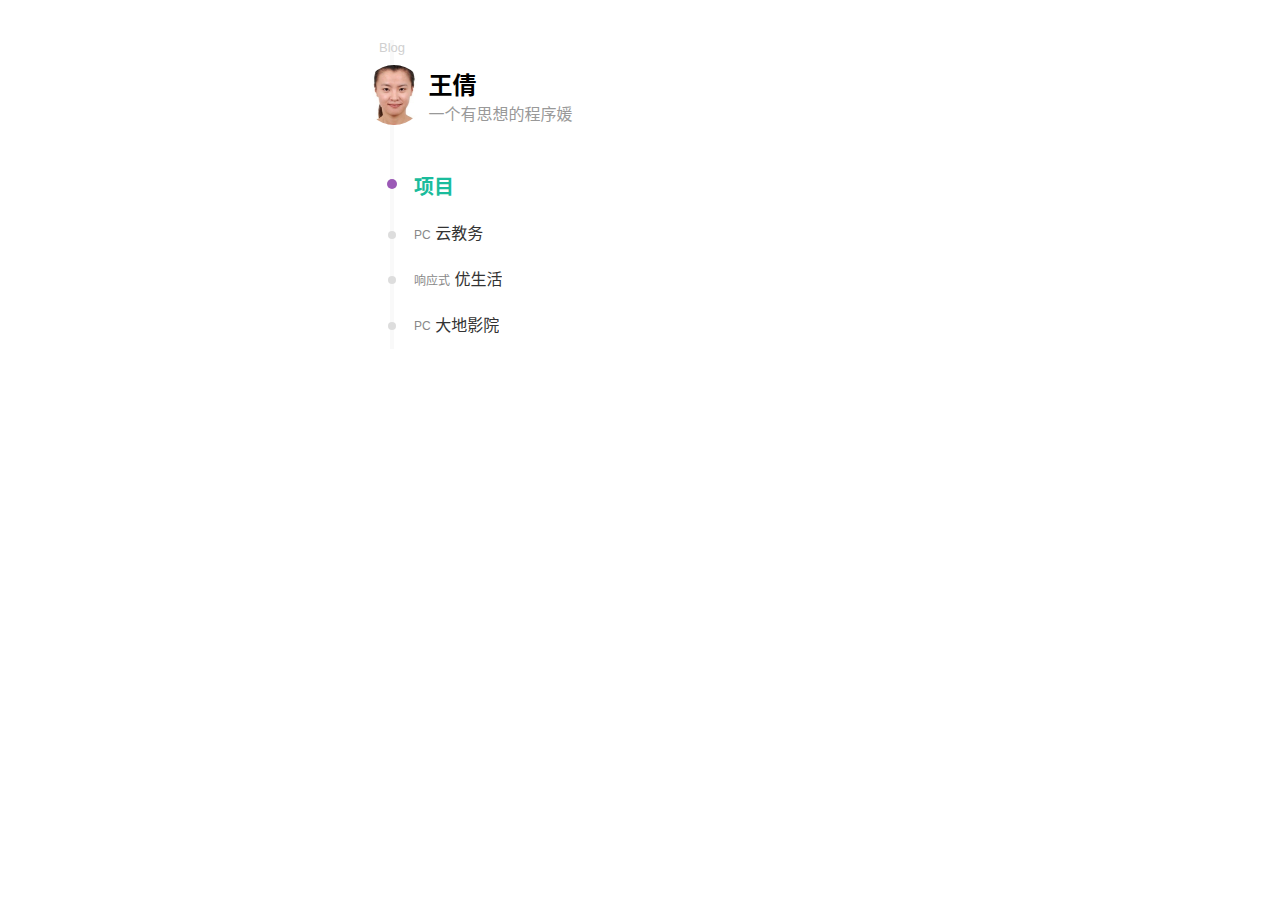
<file: index.html>
<!DOCTYPE html>
<html class="light page-archives">
<head>
    <meta charset="utf-8">
    <title>王倩的博客</title>
    <meta name="viewport" content="width=device-width, initial-scale=1, maximum-scale=1">
    <link href="css/main.css" rel="stylesheet">
</head>

<body>
<div class="content content-archive">
    <div class="page-header">
        <div class="breadcrumb">
            <div class="location">Blog</div>
        </div>

        <div class="box-blog-info">
            <a class="avatar" href="/">
                <img src="images/avatar.jpg" alt=""/>
            </a>
            <div class="info">
                <h3 class="name">
                    王倩
                </h3>
                <div class="slogan">
                    一个有思想的程序媛
                </div>
            </div>
        </div>

    </div>


    <div class="post-list-box archive-body">
        <ul class="list-post">
            <li class="item-year item item-title item-title-2">
                <a href="javascript:;" class="text-year">
                    项目
                </a>
            </li>
            <li class="item-post item">
                <span class="post-date">PC</span>
                <a class="post-title" href="yunjiaowu/index.html">云教务</a>
            </li>
            <li class="item-post item">
                <span class="post-date">响应式</span>
                <a class="post-title" href="ulift/index.html">优生活</a>
            </li>
            <li class="item-post item">
                <span class="post-date">PC</span>
                <a class="post-title" href="dadi/program-Dadi.html">大地影院</a>
            </li>
        </ul>
    </div>
</div>
</body>
</html>
</file>
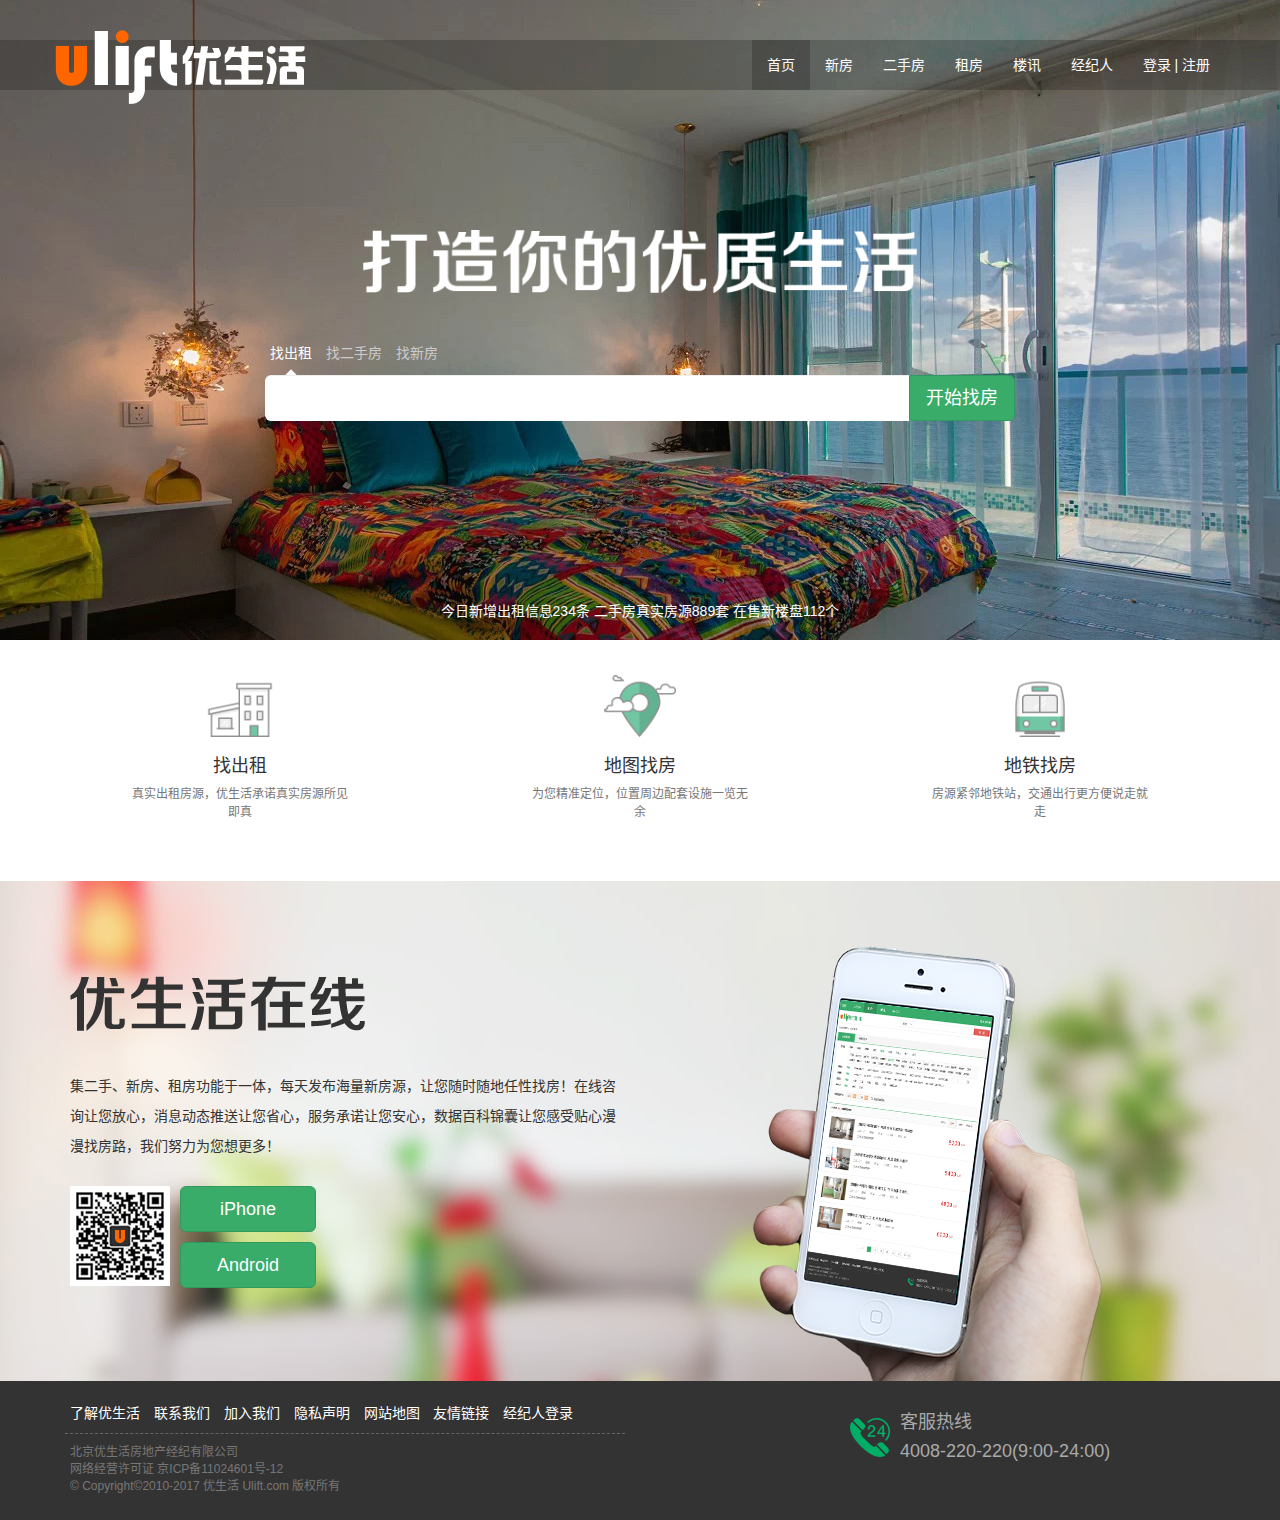
<file: ulift/index.html>
<!DOCTYPE html>
<html lang="zh-cn">
<head>
    <meta charset="utf-8">
    <meta http-equiv="X-UA-Compatible" content="IE=edge">
    <meta name="viewport" content="width=device-width, initial-scale=1">
    <title></title>
    <link href="css/bootstrap.css" rel="stylesheet">
    <link href="css/common.css" rel="stylesheet">
    <!--[if lt IE 9]>
    <script src="js/html5shiv.min.js"></script>
    <script src="js/respond.min.js"></script>
    <![endif]-->
</head>
<body>
<!--第一部分-->
<section class="ind_1 clearfix">
    <!--导航条-->
    <div class="navbar navbar-inverse">
        <div class="container">
            <!-- 第一部分-->
            <div class="navbar-header">
                <!-- logo-->
                <a href="#" class="navbar-brand"></a>
                <!-- 折叠菜单触发按钮-->
                <button type="button" class="navbar-toggle" data-toggle="collapse" data-target="#navbar">
                    <span class="icon-bar"></span>
                    <span class="icon-bar"></span>
                    <span class="icon-bar"></span>
                </button>
            </div>
            <!--第二部分-->
            <div class="navbar-collapse collapse" id="navbar">
                <p class="navbar-text navbar-right">
                    <a href="" class="navbar-link">登录</a> | <a href="" class="navbar-link">注册</a>
                </p>
                <ul class="nav navbar-nav navbar-right">
                    <li class="active"><a href="javascript:;">首页</a></li>
                    <li><a href="">新房</a></li>
                    <li><a href="">二手房</a></li>
                    <li><a href="">租房</a></li>
                    <li><a href="news.html">楼讯</a></li>
                    <li><a href="">经纪人</a></li>
                </ul>
            </div>
        </div>
    </div>
    <div class="container">
        <div class="row ind_1_title">
            <div class="col-xs-8 col-sm-6 col-xs-offset-2 col-sm-offset-3">
                <img class="img-responsive" src="images/text_01.png" alt=""/>
            </div>
        </div>
        <!--搜索-->
        <div class="row">
            <div class="col-sm-8 col-sm-offset-2">
                <ul class="list-unstyled list-inline ind_search_tab">
                    <li class="active">找出租</li>
                    <li>找二手房</li>
                    <li>找新房</li>
                </ul>
            </div>
            <div class="col-sm-8 col-sm-offset-2">
                <div class="input-group input-group-lg">
                    <input type="text" class="form-control"/>
                    <span class="input-group-btn">
                        <button type="button" class="btn btn-success">开始找房</button>
                    </span>
                </div>
            </div>
        </div>
        <div class="row">
            <div class="col-xs-8 col-xs-offset-2 text-center ind_1_text">
                今日新增出租信息234条  二手房真实房源889套 在售新楼盘112个
            </div>
        </div>
    </div>
</section>

<!--第二部分-->
<section class="ind_2 container">
    <div class="row text-center">
        <div class="col-sm-4">
            <img src="images/icon_1.png" alt=""/>
            <h4>找出租</h4>
            <p class="text-muted">真实出租房源，优生活承诺真实房源所见即真</p>
        </div>
        <div class="col-sm-4">
            <img src="images/icon_2.png" alt=""/>
            <h4>地图找房</h4>
            <p class="text-muted">为您精准定位，位置周边配套设施一览无余</p>
        </div>
        <div class="col-sm-4">
            <img src="images/icon_3.png" alt=""/>
            <h4>地铁找房</h4>
            <p class="text-muted">房源紧邻地铁站，交通出行更方便说走就走</p>
        </div>
    </div>
</section>

<!--第三部分-->
<section class="ind_3">
    <div class="container">
        <img class="ind_3_title" src="images/text_02.png" alt=""/>
        <div class="row">
            <div class="col-sm-6">
                <p>集二手、新房、租房功能于一体，每天发布海量新房源，让您随时随地任性找房！在线咨询让您放心，消息动态推送让您省心，服务承诺让您安心，数据百科锦囊让您感受贴心漫漫找房路，我们努力为您想更多！</p>
            </div>
        </div>
        <div class="media">
            <div class="media-left">
                <img src="images/qrcode.png" alt=""/>
            </div>
            <div class="media-body">
                <p><button type="button" class="btn btn-success btn-block btn-lg">iPhone</button></p>
                <p><button type="button" class="btn btn-success btn-block btn-lg">Android</button></p>
            </div>
        </div>
    </div>
</section>

<!--footer-->
<footer class="footer">
    <div class="container">
        <div class="row">
            <div class="col-sm-4 col-sm-push-8">
                <div class="media">
                    <div class="media-left media-middle">
                        <img src="images/icon_tel.png" alt=""/>
                    </div>
                    <div class="media-body media-middle">
                        <h4>客服热线</h4>
                        <h4>4008-220-220(9:00-24:00)</h4>
                    </div>
                </div>
            </div>
            <div class="col-sm-6 col-sm-pull-4">
                <ul class="list-unstyled list-inline">
                    <li><a href="">了解优生活</a></li>
                    <li><a href="">联系我们</a></li>
                    <li><a href="">加入我们</a></li>
                    <li><a href="">隐私声明</a></li>
                    <li><a href="">网站地图</a></li>
                    <li><a href="">友情链接</a></li>
                    <li><a href="">经纪人登录</a></li>
                </ul>
                <p class="text-muted">北京优生活房地产经纪有限公司 <br/>
                    网络经营许可证 京ICP备11024601号-12<br/>
                    © Copyright©2010-2017 优生活 Ulift.com 版权所有</p></p>
            </div>

        </div>
    </div>
</footer>

<script src="js/jquery-1.11.3.js"></script>
<script src="js/bootstrap.js"></script>
<script>
    (function () {
        var s = document.createElement("script");
        s.onload = function () {
            bootlint.showLintReportForCurrentDocument([]);
        };
        s.src = "js/bootlint.js";
        document.body.appendChild(s)
    })();
</script>
</body>
</html>
</file>
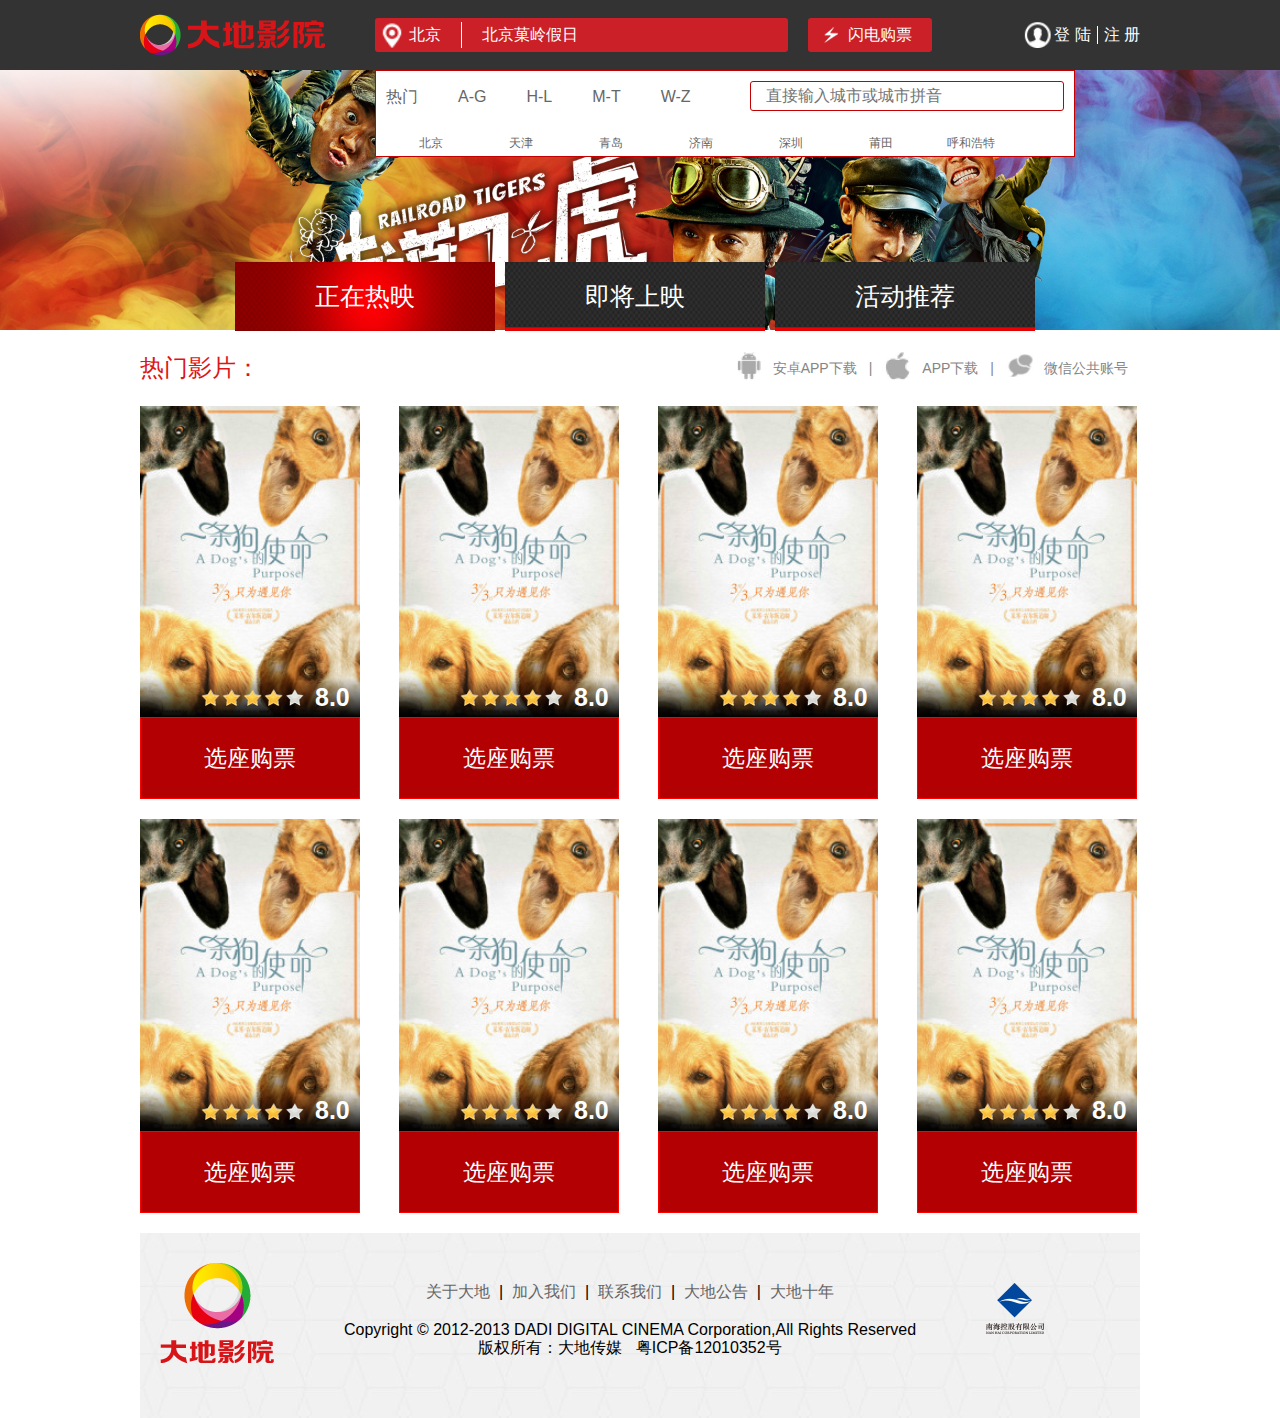
<file: dadi/program-Dadi.html>
<!doctype html>
<html>
<head>
    <title>大地影院</title>
    <meta charset="utf-8"/>
    <link rel="stylesheet" href="normalize.css"/>
    <link rel="stylesheet" href="program-Dadi.css"/>
</head>
<body>
<!-- 1页面顶部 logo和搜索框-->
<!--top-------------------------------->
<div class="top">
    <div class="top-center">
        <a href="#" class="top-center-left lf">
            <div class="logo">
                <img src="img/images/logo.png" alt="">
            </div>
        </a>
        <div class="top-center-center lf">
            <a href="javascript:;" class="top-middle_search">
                <div class="top-search_left lf">北京</div>
                <div class="top-search_right lf">北京菓岭假日</div>
            </a>
            <div class="city">
                <div class="cityBox clearfix">
                    <div class="cityHot">
                        <ul class="lf">
                            <li><a href="">热门</a></li>
                            <li><a href="">A-G</a></li>
                            <li><a href="">H-L</a></li>
                            <li><a href="">M-T</a></li>
                            <li><a href="">W-Z</a></li>
                        </ul>
                        <input type="text" placeholder="直接输入城市或城市拼音" class="rf">
                    </div>
                    <ul class="cityInf lf">
                            <li><a href="">北京</a></li>
                            <li><a href="">天津</a></li>
                            <li><a href="">青岛</a></li>
                            <li><a href="">济南</a></li>
                            <li><a href="">深圳</a></li>
                            <li><a href="">莆田</a></li>
                            <li><a href="">呼和浩特</a></li>
                    </ul>
                </div>
            </div>
            <button type="button" class="top-middle_button">
                闪电购票
            </button>
        </div>

        <div class="top-center-right rf">
            <a href="" class="top-right_dl lf">登&nbsp;陆</a>
            <a href="" class="top-right_zc lf">注&nbsp;册</a>
        </div>
    </div>
</div>
<!-- ==================================-->
<!-- 2页面banner-->
<div class="banner">
    <div class="bigshow">
        <img src="img/bigshow1.jpg"/>
        <ul>
            <li class="ing">正在热映</li>
            <li>即将上映</li>
            <li>活动推荐</li>
        </ul>
    </div>
</div>


<!-- ==================================-->
<!--3页面body-->
<div class="body_box clearfix">
    <div class="body_top">
        <!--------设置body_top_left----------->
        <div class="body_top_left lf">热门影片：</div>
        <!--------设置body_top_right----------->
        <ul class="body_top_right rf">
            <li class="anzhuo">
                <!--<img src="img/images/anzhuo.jpg"/>-->
                安卓APP下载
            </li>
            <li>|</li>
            <li class="appleApp">
                APP下载
            </li>
            <li>|</li>
            <li class="weixin">
                微信公共账号
            </li>
        </ul>
    </div>
    <div class="body_center">
        <ul class="yingpian">
            <li>
                <div class="mask">
                    <!--影片图片-->
                    <img src="img/07.jpg"/>
                    <!--影评分数-->
                    <div class="score">
                        <span class="goods-stars-wrap">
                            <span class="goods-stars-bd" style="width:80%"></span>
                        </span>
                        <b class="score1">8.0</b>
                    </div>
                    <!-----遮罩层-------->
                    <div class="info">
                        <!--文字部分-->
                        <h5>一条狗的使命</h5>
                        <div class="infos">
                            <p>上映日期：2017-3-3</p>
                            <p>导演：莱塞·霍尔斯道姆</p>
                            <p>主演：布丽特·罗伯森 /丹尼斯·奎德 /佩吉·利普顿 /乔什·加德</p>
                            <p>类型：喜剧/冒险</p>
                            <p>国家：美国</p>
                            <p>版本：2D</p>
                            <p>片长：101分钟</p>
                        </div>
                    </div>
                </div>
                <div class="xuanzuo">选座购票</div>
            </li>
            <li>
                <div class="mask">
                    <!--影片图片-->
                    <img src="img/07.jpg"/>
                    <!--影评分数-->
                    <div class="score">
                        <span class="goods-stars-wrap">
                            <span class="goods-stars-bd" style="width:80%"></span>
                        </span>
                        <b class="score1">8.0</b>
                    </div>
                    <!--遮罩层-->
                    <div class="info">
                        <!--文字部分-->
                        <h5>一条狗的使命</h5>
                        <div class="infos">
                            <p>上映日期：2017-3-3</p>
                            <p>导演：莱塞·霍尔斯道姆</p>
                            <p>主演：布丽特·罗伯森 /丹尼斯·奎德 /佩吉·利普顿 /乔什·加德</p>
                            <p>类型：喜剧/冒险</p>
                            <p>国家：美国</p>
                            <p>版本：2D</p>
                            <p>片长：101分钟</p>
                        </div>
                    </div>
                </div>
                <div class="xuanzuo">选座购票</div>
            </li>
            <li>
                <div class="mask">
                    <!--影片图片-->
                    <img src="img/07.jpg"/>
                    <!--影评分数-->
                    <div class="score">
                        <span class="goods-stars-wrap">
                            <span class="goods-stars-bd" style="width:80%"></span>
                        </span>
                        <b class="score1">8.0</b>
                    </div>
                    <!--遮罩层-->
                    <div class="info">
                        <!--文字部分-->
                        <h5>一条狗的使命</h5>
                        <div class="infos">
                            <p>上映日期：2017-3-3</p>
                            <p>导演：莱塞·霍尔斯道姆</p>
                            <p>主演：布丽特·罗伯森 /丹尼斯·奎德 /佩吉·利普顿 /乔什·加德</p>
                            <p>类型：喜剧/冒险</p>
                            <p>国家：美国</p>
                            <p>版本：2D</p>
                            <p>片长：101分钟</p>
                        </div>
                    </div>
                </div>
                <div class="xuanzuo">选座购票</div>
            </li>
            <li class="right_4">
                <div class="mask">
                    <!--影片图片-->
                    <img src="img/07.jpg"/>
                    <!--影评分数-->
                    <div class="score">
                        <span class="goods-stars-wrap">
                            <span class="goods-stars-bd" style="width:80%"></span>
                        </span>
                        <b class="score1">8.0</b>
                    </div>
                    <!--遮罩层-->
                    <div class="info">
                        <!--文字部分-->
                        <h5>一条狗的使命</h5>
                        <div class="infos">
                            <p>上映日期：2017-3-3</p>
                            <p>导演：莱塞·霍尔斯道姆</p>
                            <p>主演：布丽特·罗伯森 /丹尼斯·奎德 /佩吉·利普顿 /乔什·加德</p>
                            <p>类型：喜剧/冒险</p>
                            <p>国家：美国</p>
                            <p>版本：2D</p>
                            <p>片长：101分钟</p>
                        </div>
                    </div>
                </div>
                <div class="xuanzuo">选座购票</div>
            </li>
            <li>
                <div class="mask">
                    <!--影片图片-->
                    <img src="img/07.jpg"/>
                    <!--影评分数-->
                    <div class="score">
                        <span class="goods-stars-wrap">
                            <span class="goods-stars-bd" style="width:80%"></span>
                        </span>
                        <b class="score1">8.0</b>
                    </div>
                    <!--遮罩层-->
                    <div class="info">
                        <!--文字部分-->
                        <h5>一条狗的使命</h5>
                        <div class="infos">
                            <p>上映日期：2017-3-3</p>
                            <p>导演：莱塞·霍尔斯道姆</p>
                            <p>主演：布丽特·罗伯森 /丹尼斯·奎德 /佩吉·利普顿 /乔什·加德</p>
                            <p>类型：喜剧/冒险</p>
                            <p>国家：美国</p>
                            <p>版本：2D</p>
                            <p>片长：101分钟</p>
                        </div>
                    </div>
                </div>
                <div class="xuanzuo">选座购票</div>
            </li>
            <li>
                <div class="mask">
                    <!--影片图片-->
                    <img src="img/07.jpg"/>
                    <!--影评分数-->
                    <div class="score">
                        <span class="goods-stars-wrap">
                            <span class="goods-stars-bd" style="width:80%"></span>
                        </span>
                        <b class="score1">8.0</b>
                    </div>
                    <!--遮罩层-->
                    <div class="info">
                        <!--文字部分-->
                        <h5>一条狗的使命</h5>
                        <div class="infos">
                            <p>上映日期：2017-3-3</p>
                            <p>导演：莱塞·霍尔斯道姆</p>
                            <p>主演：布丽特·罗伯森 /丹尼斯·奎德 /佩吉·利普顿 /乔什·加德</p>
                            <p>类型：喜剧/冒险</p>
                            <p>国家：美国</p>
                            <p>版本：2D</p>
                            <p>片长：101分钟</p>
                        </div>
                    </div>
                </div>
                <div class="xuanzuo">选座购票</div>
            </li>
            <li>
                <div class="mask">
                    <!--影片图片-->
                    <img src="img/07.jpg"/>
                    <!--影评分数-->
                    <div class="score">
                        <span class="goods-stars-wrap">
                            <span class="goods-stars-bd" style="width:80%"></span>
                        </span>
                        <b class="score1">8.0</b>
                    </div>
                    <!--遮罩层-->
                    <div class="info">
                        <!--文字部分-->
                        <h5>一条狗的使命</h5>
                        <div class="infos">
                            <p>上映日期：2017-3-3</p>
                            <p>导演：莱塞·霍尔斯道姆</p>
                            <p>主演：布丽特·罗伯森 /丹尼斯·奎德 /佩吉·利普顿 /乔什·加德</p>
                            <p>类型：喜剧/冒险</p>
                            <p>国家：美国</p>
                            <p>版本：2D</p>
                            <p>片长：101分钟</p>
                        </div>
                    </div>
                </div>
                <div class="xuanzuo">选座购票</div>
            </li>
            <li class="right_4">
                <div class="mask">
                    <!--影片图片-->
                    <img src="img/07.jpg"/>
                    <!--影评分数-->
                    <div class="score">
                        <span class="goods-stars-wrap">
                            <span class="goods-stars-bd" style="width:80%"></span>
                        </span>
                        <b class="score1">8.0</b>
                    </div>
                    <!--遮罩层-->
                    <div class="info">
                        <!--文字部分-->
                        <h5>一条狗的使命</h5>
                        <div class="infos">
                            <p>上映日期：2017-3-3</p>
                            <p>导演：莱塞·霍尔斯道姆</p>
                            <p>主演：布丽特·罗伯森 /丹尼斯·奎德 /佩吉·利普顿 /乔什·加德</p>
                            <p>类型：喜剧/冒险</p>
                            <p>国家：美国</p>
                            <p>版本：2D</p>
                            <p>片长：101分钟</p>
                        </div>
                    </div>
                </div>
                <div class="xuanzuo">选座购票</div>
            </li>

        </ul>


    </div>
</div>


<!-- ==================================-->

<!--4页面底部footer-->
<footer class="foot_box">
    <div><img src="img/images/footer-logo.png"></div>
    <div class="information">
        <a href="#">关于大地</a> &nbsp;|&nbsp;
        <a href="#">加入我们</a> &nbsp;|&nbsp;
        <a href="#">联系我们</a> &nbsp;|&nbsp;
        <a href="#">大地公告</a> &nbsp;|&nbsp;
        <a href="#">大地十年</a>
        <div>
            Copyright © 2012-2013 DADI DIGITAL CINEMA Corporation,All Rights Reserved
            <br>
            <span>版权所有：大地传媒</span>&nbsp;&nbsp;&nbsp;粤ICP备12010352号
        </div>
    </div>
    <div><img src="img/images/bottom-logo1.png"></div>
</footer>


<!-- ==================================-->
<!-- 5底部备案号-->
<!--<div id="bottom">-->
<!--<div id=""></div>	-->
<!--</div>-->


</body>
</html>
</file>
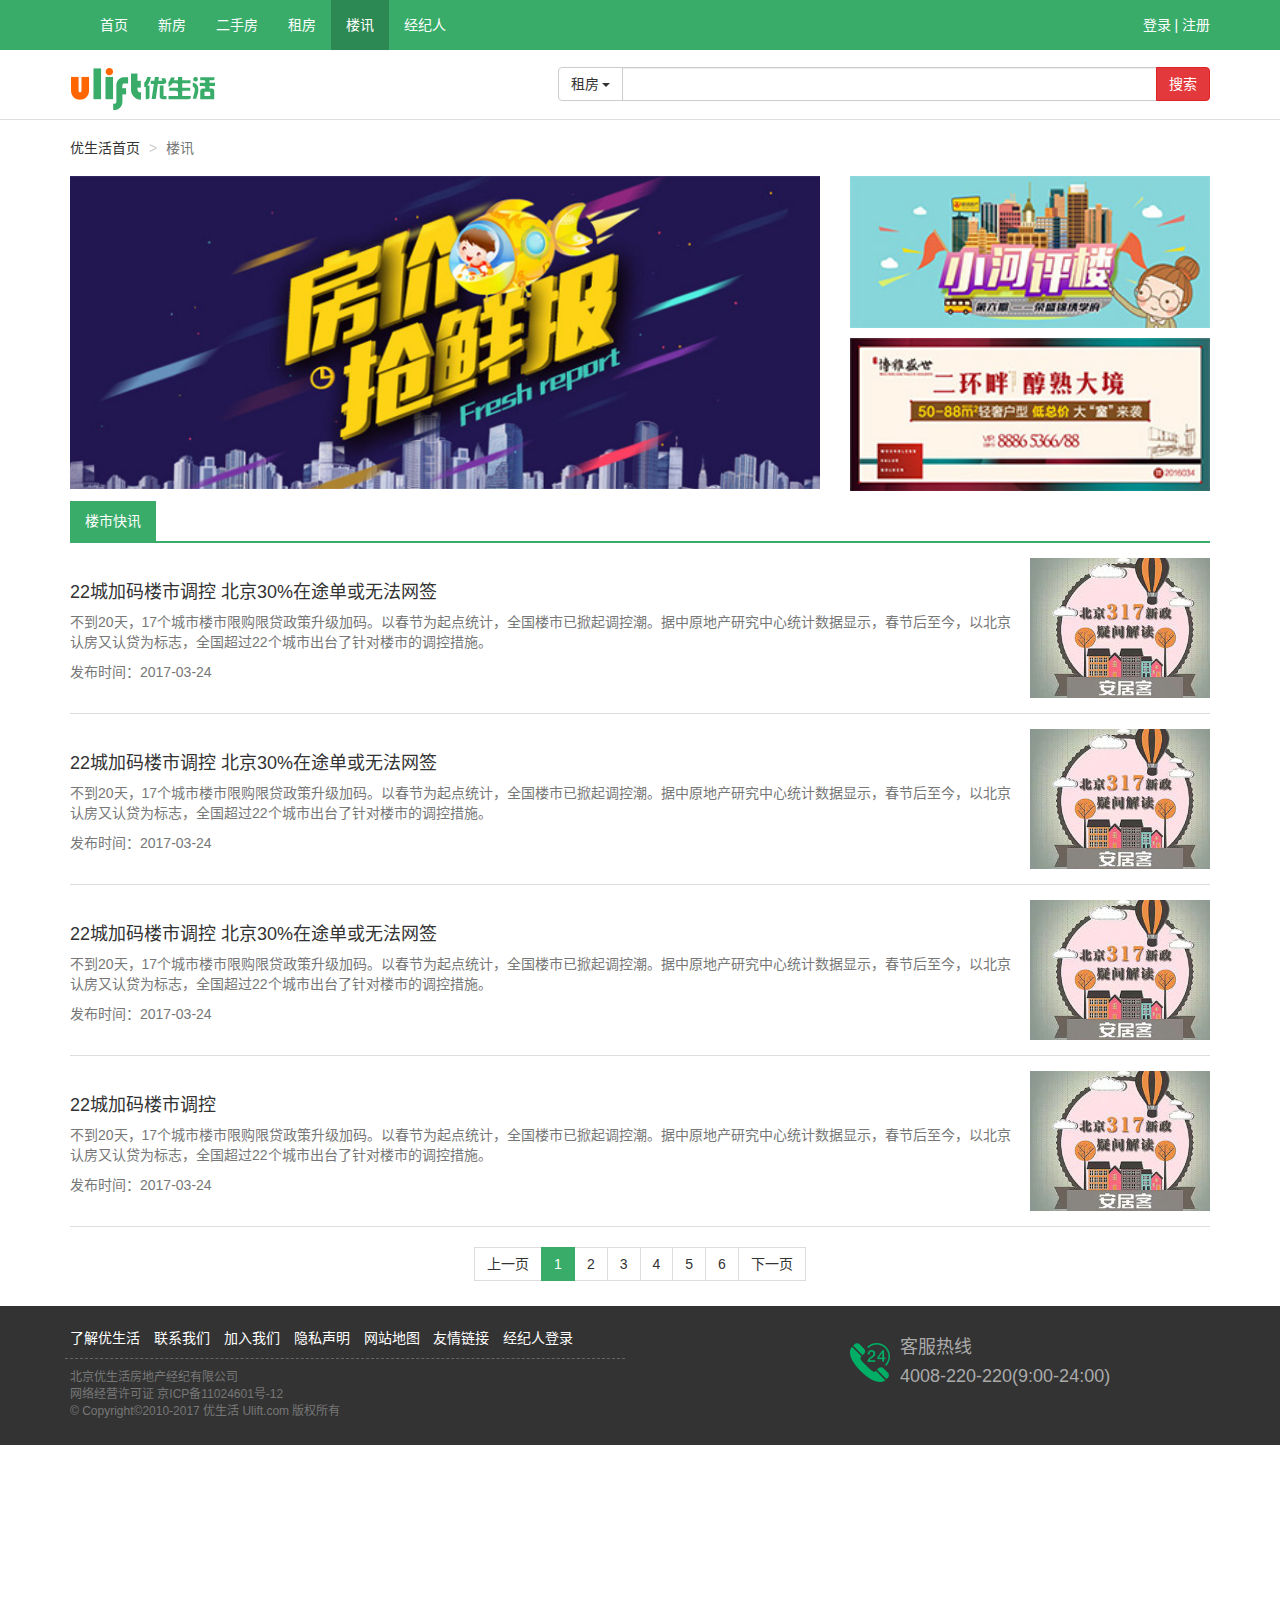
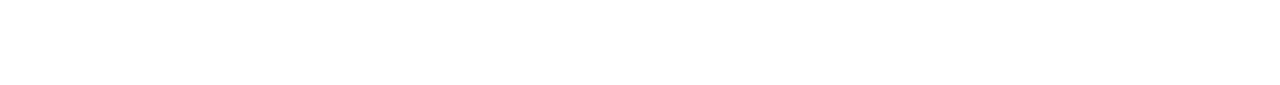
<file: ulift/news.html>
<!DOCTYPE html>
<html lang="zh-cn">
<head>
    <meta charset="utf-8">
    <meta http-equiv="X-UA-Compatible" content="IE=edge">
    <meta name="viewport" content="width=device-width, initial-scale=1">
    <title></title>
    <link href="css/bootstrap.css" rel="stylesheet">
    <link href="css/common.css" rel="stylesheet">
    <!--[if lt IE 9]>
    <script src="js/html5shiv.min.js"></script>
    <script src="js/respond.min.js"></script>
    <![endif]-->
</head>
<body>
<!--导航条-->
<div class="navbar navbar-inverse">
    <div class="container">
        <!-- 第一部分-->
        <div class="navbar-header">
            <!-- logo-->
            <a href="" class="navbar-brand"></a>
            <!-- 折叠菜单触发按钮-->
            <button type="button" class="navbar-toggle" data-toggle="collapse" data-target="#navbar">
                <span class="icon-bar"></span>
                <span class="icon-bar"></span>
                <span class="icon-bar"></span>
            </button>
        </div>
        <!--第二部分-->
        <div class="navbar-collapse collapse" id="navbar">
            <ul class="nav navbar-nav">
                <li><a href="index.html">首页</a></li>
                <li><a href="">新房</a></li>
                <li><a href="">二手房</a></li>
                <li><a href="">租房</a></li>
                <li class="active"><a href="javascript:;">楼讯</a></li>
                <li><a href="">经纪人</a></li>
            </ul>
            <p class="navbar-text navbar-right">
                <a href="" class="navbar-link">登录</a> | <a href="" class="navbar-link">注册</a>
            </p>
        </div>
    </div>
</div>
<!--header-->
<header class="header">
    <div class="container">
        <div class="row">
            <div class="col-sm-3 hidden-xs">
                <a href=""><img src="images/logo_2.png" alt=""/></a>
            </div>
            <div class="col-sm-7 col-sm-offset-2">
                <div class="input-group">
                    <div class="input-group-btn dropdown">
                        <button type="button" data-toggle="dropdown" class="dropdown-toggle btn btn-default">租房 <span class="caret"></span></button>
                        <ul class="dropdown-menu">
                            <li><a href="">租房</a></li>
                            <li><a href="">二手房</a></li>
                            <li><a href="">新房</a></li>
                            <li><a href="">楼讯</a></li>
                            <li><a href="">经济人</a></li>
                        </ul>
                    </div>
                    <input type="text" class="form-control"/>
                    <span class="input-group-btn">
                        <button type="button" class="btn btn-danger">搜索</button>
                    </span>
                </div>
            </div>
        </div>
    </div>
</header>

<div class="container">
    <!--路径导航-->
    <ol class="breadcrumb list-unstyled">
        <li><a href="">优生活首页</a></li>
        <li class="active">楼讯</li>
    </ol>
    <!--热点新闻-->
    <div class="row hot_news">
        <div class="col-sm-8">
            <p><img src="img-news/h1_01.jpg" alt=""/></p>
        </div>
        <div class="col-sm-4">
            <div class="row">
                <div class="col-sm-12 col-xs-6">
                    <p><img src="img-news/h2_01.jpg" alt=""/></p>
                </div>
                <div class="col-sm-12 col-xs-6">
                    <p><img src="img-news/h2_02.jpg" alt=""/></p>
                </div>
            </div>
        </div>
    </div>
    <!--新闻列表-->
    <ul class="nav nav-pills">
        <li class="active"><a href="">楼市快讯</a></li>
    </ul>
    <div class="media-list news-list">
        <div class="media">
            <div class="media-body media-middle">
                <h4>22城加码楼市调控 北京30%在途单或无法网签</h4>
                <p class="text-muted hidden-xs">不到20天，17个城市楼市限购限贷政策升级加码。以春节为起点统计，全国楼市已掀起调控潮。据中原地产研究中心统计数据显示，春节后至今，以北京认房又认贷为标志，全国超过22个城市出台了针对楼市的调控措施。</p>
                <span class="text-muted">发布时间：2017-03-24</span>
            </div>
            <div class="media-right media-middle">
                <img src="img-news/01.jpg" alt=""/>
            </div>
        </div>
        <div class="media">
            <div class="media-body media-middle">
                <h4>22城加码楼市调控 北京30%在途单或无法网签</h4>
                <p class="text-muted hidden-xs">不到20天，17个城市楼市限购限贷政策升级加码。以春节为起点统计，全国楼市已掀起调控潮。据中原地产研究中心统计数据显示，春节后至今，以北京认房又认贷为标志，全国超过22个城市出台了针对楼市的调控措施。</p>
                <span class="text-muted">发布时间：2017-03-24</span>
            </div>
            <div class="media-right media-middle">
                <img src="img-news/01.jpg" alt=""/>
            </div>
        </div>
        <div class="media">
            <div class="media-body media-middle">
                <h4>22城加码楼市调控 北京30%在途单或无法网签</h4>
                <p class="text-muted hidden-xs">不到20天，17个城市楼市限购限贷政策升级加码。以春节为起点统计，全国楼市已掀起调控潮。据中原地产研究中心统计数据显示，春节后至今，以北京认房又认贷为标志，全国超过22个城市出台了针对楼市的调控措施。</p>
                <span class="text-muted">发布时间：2017-03-24</span>
            </div>
            <div class="media-right media-middle">
                <img src="img-news/01.jpg" alt=""/>
            </div>
        </div>
        <div class="media">
            <div class="media-body media-middle">
                <h4>22城加码楼市调控</h4>
                <p class="text-muted hidden-xs">不到20天，17个城市楼市限购限贷政策升级加码。以春节为起点统计，全国楼市已掀起调控潮。据中原地产研究中心统计数据显示，春节后至今，以北京认房又认贷为标志，全国超过22个城市出台了针对楼市的调控措施。</p>
                <span class="text-muted">发布时间：2017-03-24</span>
            </div>
            <div class="media-right media-middle">
                <img src="img-news/01.jpg" alt=""/>
            </div>
        </div>
    </div>
    <!--分页导航-->
    <nav class="text-center">
        <ul class="pagination">
            <li><a href="">上一页</a></li>
            <li class="active"><a href="">1</a></li>
            <li><a href="">2</a></li>
            <li><a href="">3</a></li>
            <li><a href="">4</a></li>
            <li><a href="">5</a></li>
            <li><a href="">6</a></li>
            <li><a href="">下一页</a></li>
        </ul>
    </nav>
</div>
<!--footer-->
<footer class="footer">
    <div class="container">
        <div class="row">
            <div class="col-sm-4 col-sm-push-8">
                <div class="media">
                    <div class="media-left media-middle">
                        <img src="images/icon_tel.png" alt=""/>
                    </div>
                    <div class="media-body media-middle">
                        <h4>客服热线</h4>
                        <h4>4008-220-220(9:00-24:00)</h4>
                    </div>
                </div>
            </div>
            <div class="col-sm-6 col-sm-pull-4">
                <ul class="list-unstyled list-inline">
                    <li><a href="">了解优生活</a></li>
                    <li><a href="">联系我们</a></li>
                    <li><a href="">加入我们</a></li>
                    <li><a href="">隐私声明</a></li>
                    <li><a href="">网站地图</a></li>
                    <li><a href="">友情链接</a></li>
                    <li><a href="">经纪人登录</a></li>
                </ul>
                <p class="text-muted">北京优生活房地产经纪有限公司 <br/>
                    网络经营许可证 京ICP备11024601号-12<br/>
                    © Copyright©2010-2017 优生活 Ulift.com 版权所有</p></p>
            </div>

        </div>
    </div>
</footer>
<br/>
<br/>
<br/>
<br/>
<br/>
<br/>
<br/>
<br/>
<br/>
<br/>
<br/>
<br/>



<script src="js/jquery-1.11.3.js"></script>
<script src="js/bootstrap.js"></script>
<script>
    (function () {
        var s = document.createElement("script");
        s.onload = function () {
            bootlint.showLintReportForCurrentDocument([]);
        };
        s.src = "js/bootlint.js";
        document.body.appendChild(s)
    })();
</script>
</body>
</html>
</file>
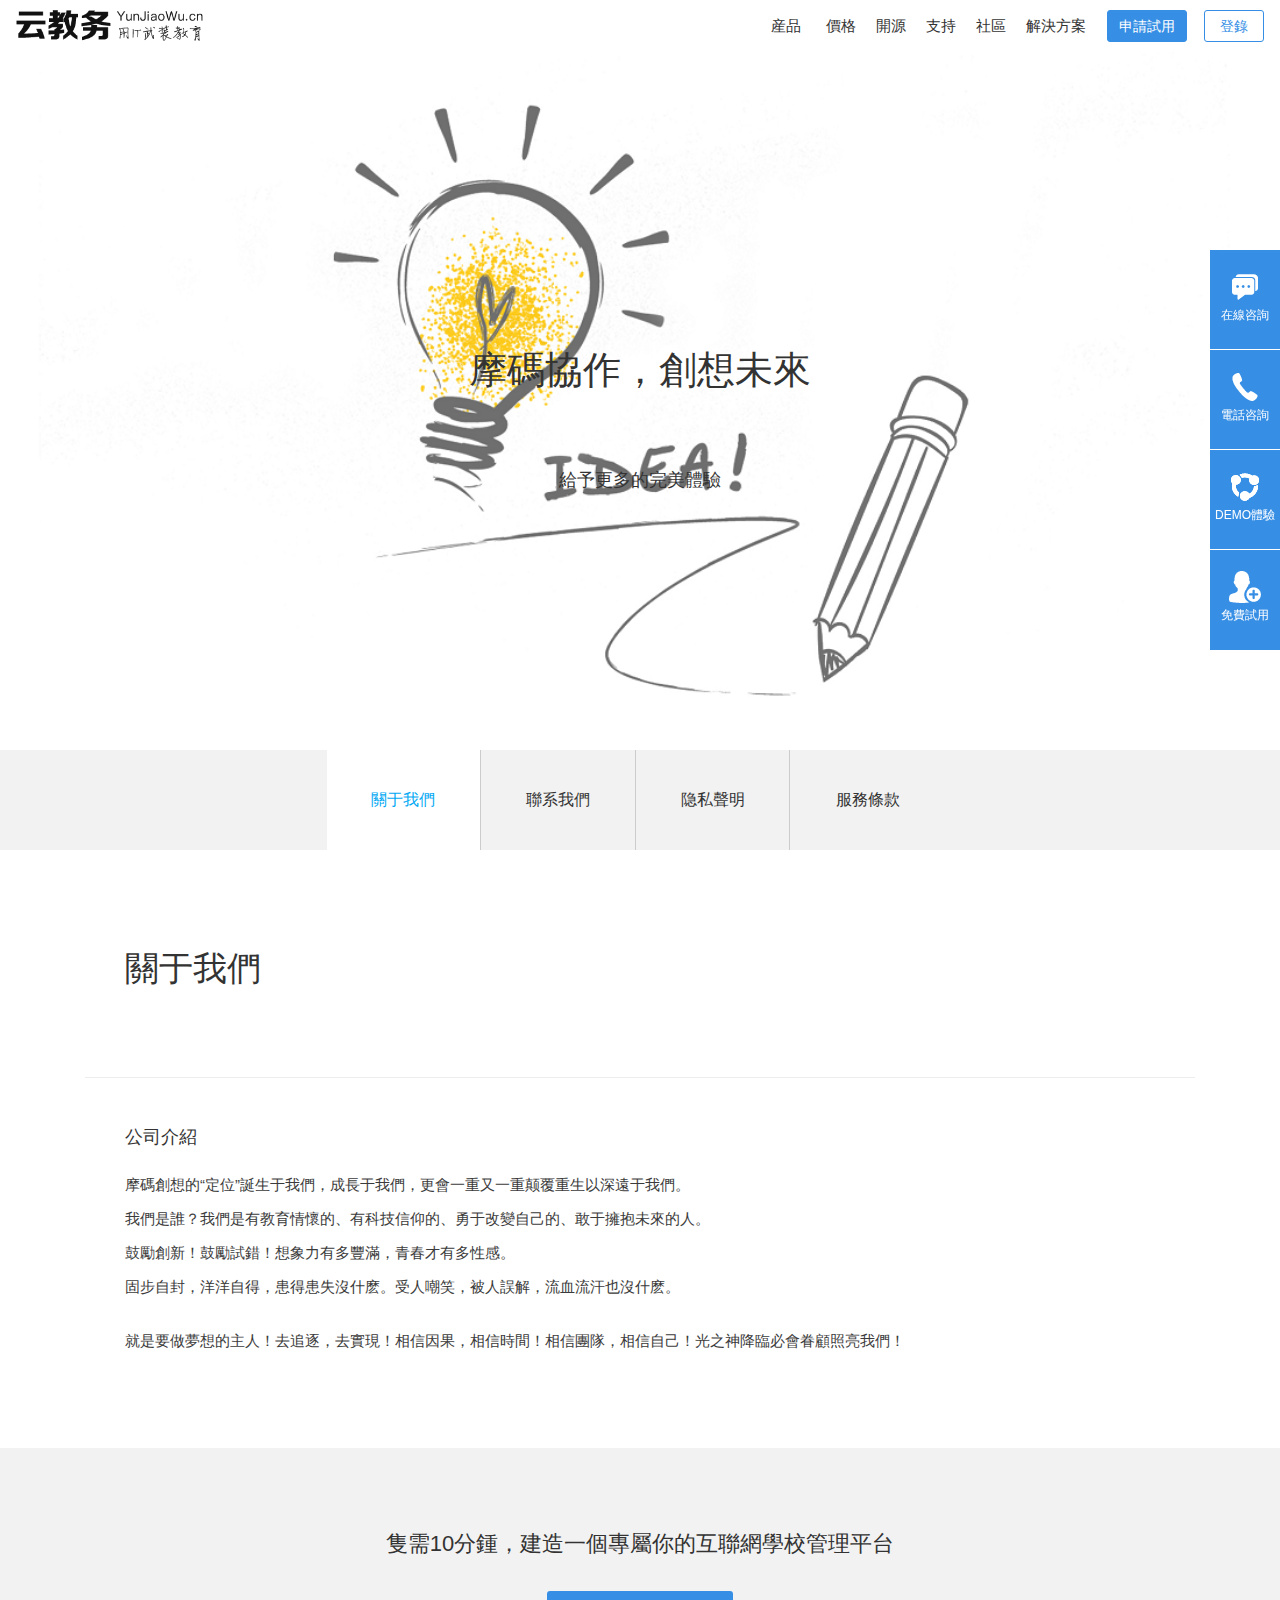
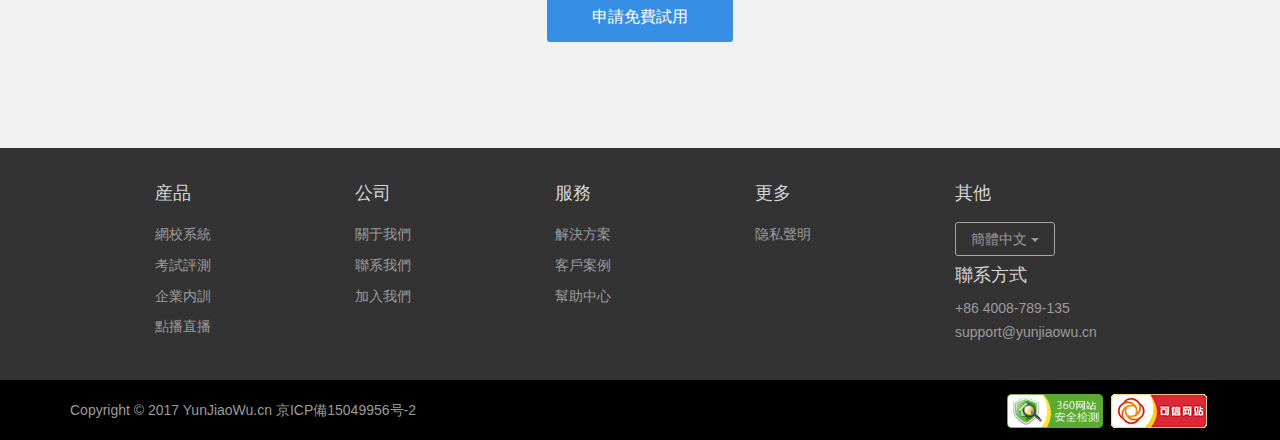
<file: yunjiaowu/about.html>
<!DOCTYPE html>
<html>
<head lang="en">
    <meta charset="utf-8">
    <meta http-equiv="X-UA-Compatible" content="IE=edge">
    <meta name="viewport" content="width=device-width, initial-scale=1">
    <meta name="keywords" content="云教务，云教务系统，学校管理，学校信息管理，培训学校管理，
    培训机构管理，摩码创想，教务管理，排课管理，学生档案，线索管理，销售机会，市场活动，
    考试测评，企业内训，MomaThink，Yunjiaowu"/>
    <meta name="description" content="云教务 是一个为教育培训行业提供简单，高效的SaaS平台服务商，
    你可以在这里管理销售线索，跟踪销售机会进展，解决学生排课教务问题，让团队协作更快速高效。"/>
    <title>云教务·用IT武装教育-关于我们</title>
    <link rel="icon" href="img/logo.ico" type="image/x-icon"/>
    <link href="css/bootstrap.min.css" rel="stylesheet">
    <link href="css/moma.min.css" rel="stylesheet">
    <!--[if lt IE 9]>
    <script src="js/html5shiv.min.js"></script>
    <script src="js/respond.min.js"></script>
    <![endif]-->
</head>
<body>
<section class="aboutBananer clearfix">
    <!--导航条-->
    <div class="navbar navbar-default">
        <div class="container">
            <!-- 第一部分-->
            <div class="navbar-header">
                <!-- logo-->
                <a href="index.html" class="momaLogo navbar-brand">
                    <img src="img/index/logo1.png" alt=""/>
                </a>
                <!-- 折叠菜单触发按钮-->
                <button type="button" class="navbar-toggle" data-toggle="collapse" data-target="#navbar">
                    <span class="icon-bar"></span>
                    <span class="icon-bar"></span>
                    <span class="icon-bar"></span>
                </button>
            </div>
            <!--第二部分-->
            <div class="navbar-collapse collapse" id="navbar">
                <ul class="nav navbar-nav navbar-right lifirstRg">
                    <li class="indexNavbarfirst daohang lifirstRg">
                        <a href="product.html">产品</a>
                        <!--<ul class="indexNavbarsecond">-->
                            <!--<li><a href="http://www.268xue.com/2016/item-web/wx-pc/" target="_blank">网校系统</a></li>-->
                            <!--<li><a href="http://www.268xue.com/2016/item-web/exam-pc/" target="_blank">考试评测</a></li>-->
                            <!--<li><a href="http://www.268xue.com/2016/item-web/nxb-pc/" target="_blank">企业内训</a></li>-->
                            <!--<li><a href="product.html">云教务</a></li>-->
                        <!--</ul>-->
                    </li>
                    <li><a href="price.html">价格</a></li>
                    <li><a href="open.html">开源</a></li>
                    <li><a href="support.html">支持</a></li>
					<li ><a href="https://blog.yunjiaowu.cn/" target="_blank" >社区</a></li>
                    <li class="solutionN"><a href="solution.html">解决方案</a></li>
                    <li class="liRg"><a href="register.html" class="btn navbar-rgsbtn">申请试用</a></li>
                    <li class="liRg"> <a href="landnew.html" target="_blank" class="btn landbtn">登录</a></li>
                </ul>
            </div>
        </div>
        <div class="navlist">
            <div class="navlist_s">
                <ul class="">
                    <li class="navlistFirli">
                        <a href="product.html">云教务</a>
                        <ul>
                            <li class="momayun">
                                <a href="">销售</a>
                                <ul class="clear saleclick">
                                    <li><a href="product.html#sale1">渠道</a></li>
                                    <li><a href="product.html#sale2">销售回访</a></li>
                                    <li><a href="product.html#sale3">销售分配</a></li>
                                    <li><a href="product.html#sale4">公共池</a></li>
                                    <li><a href="product.html#sale5">销售统计</a></li>
                                    <li><a href="product.html#sale6">市场活动</a></li>
                                </ul>
                            </li>
                            <li class="momayun">
                                <a href="">教务</a>
                                <ul class="clear jiaowuclick">
                                    <li><a href="product.html#jiaowu1">学员管理</a></li>
                                    <li><a href="product.html#jiaowu2">班课管理</a></li>
                                    <li><a href="product.html#jiaowu3">排课管理</a></li>
                                    <li><a href="product.html#jiaowu4">查课表</a></li>
                                    <li><a href="product.html#jiaowu5">课程统计</a></li>
                                    <li><a href="product.html#jiaowu6">报告管理</a></li>
                                </ul>
                            </li>
                            <li class="momayun">
                                <a href="">财务</a>
                                <ul class="clear caiwuclick">
                                    <li><a href="product.html#caiwu1">财务管理</a></li>
                                    <li><a href="product.html#caiwu2">佣金管理</a></li>
                                    <li><a href="product.html#caiwu3">薪资管理</a></li>
                                    <li><a href="product.html#caiwu4">教材物品</a></li>
                                </ul>
                            </li>
                            <li class="momayun">
                                <a href="">微信</a>
                                <ul class="clear wechatclick">
                                    <li><a href="product.html#wechat1">课表</a></li>
                                    <li><a href="product.html#wechat2">微站</a></li>
                                    <li><a href="product.html#wechat3">通知</a></li>
                                    <li><a href="product.html#wechat4">基于位置签到</a></li>
                                </ul>
                            </li>
                        </ul>
                    </li>
                    <li class="navlistSedli">
                        <a href="">其他</a>
                        <ul class="clear">
                            <li><a href="http://www.268xue.com/2016/item-web/wx-pc/" target="_blank">网校系统</a></li>
                            <li><a href="http://www.268xue.com/2016/item-web/exam-pc/" target="_blank">考试评测</a></li>
                            <li><a href="http://www.268xue.com/2016/item-web/nxb-pc/" target="_blank">企业内训</a></li>
                            <li><a href="http://www.96kr.com" target="_blank">点播直播</a></li>
                        </ul>
                    </li>
                </ul>
            </div>
        </div>
    </div>
    <div class="container bananerCenter text-center">
        <div class="productBananerCenter">
            <h2>摩码协作，创想未来</h2>
            <p>给予更多的完美体验</p>
        </div>
    </div>
</section>
<!-- 第二部分-->
<section class="about">
    <div class="productSectionfirst text-center">
        <ul class="list-unstyled list-inline">
            <li class="productLi">关于我们</li>
            <li>联系我们</li>
            <li> 隐私声明</li>
            <li> 服务条款</li>
        </ul>
    </div>
    <div class="productSeclct productShow">
        <div class="container">
            <div class="aboutus">
                <h2>关于我们</h2>
            </div>
            <div>
                <h4>公司介绍</h4>
                <p>
                    摩码创想的“定位”诞生于我们，成长于我们，更会一重又一重颠覆重生以深远于我们。<br/>

                    我们是谁？我们是有教育情怀的、有科技信仰的、勇于改变自己的、敢于拥抱未来的人。<br/>

                    鼓励创新！鼓励试错！想象力有多丰满，青春才有多性感。<br/>

                    固步自封，洋洋自得，患得患失没什么。受人嘲笑，被人误解，流血流汗也没什么。
                </p>
                <p>
                    就是要做梦想的主人！去追逐，去实现！相信因果，相信时间！相信团队，相信自己！光之神降临必会眷顾照亮我们！

                </p>
            </div>
        </div>
    </div>
    <div class="productSeclct">
        <div class="container">
            <div class="aboutus">
                <h2>联系我们</h2>
            </div>
            <div class="col-xs-12 col-md-6">
                <h4>北京总部</h4>
                <div>
                    <p>地址：北京市昌平区黄平路19号泰华龙旗广场E座501-502</p>
                    <p>电话：+86 4008-789-135 </p>
                    <p>邮箱：support@momathink.com </p>
                </div>
            </div>
            <div class="col-xs-12 col-md-6 location" id="allmap">
                <img src="img/about/location.png" alt=""/>
            </div>
        </div>
    </div>
    <div class="productSeclct">
        <div class="container aboutState">
            <div class="aboutus">
                <h2>隐私声明</h2>
            </div>
            <div>
                <p class="p-b-30">欢迎使用云教务</p>
                <p>这是一款面向企业和团队用户的在线协同软件，该软件
                    由摩码创想（北京）科技有限公司（以下简称“摩码创想”）提供，为用户实现基于云计算的团队协同互联网服务。 </p>
                <p>
                    摩码创想认可并重视用户的隐私。因此，摩码创想认致力于确保用户了解其个人信息的使用方式，并且保证这
                    些信息的安全。此隐私策略适用于云教务通过显示此隐私策略的网站、移动应用、产品和服务（包括可能
                    由云教务离线提供的产品和服务）收集的信息。此隐私策略适用于摩码创想当前提供的所有云教务产品和服务。</p>
                <p>除非此隐私策略第 2 节、第 6 节、第 7 节和第 16 节另有规定，否则未经您同意，
                    摩码创想认不会与第三方共享您的任何与个人、团队和项目有关的信息。</p>
                <p>访问云教务的网站，或者使用或购买云教务提供的产品和服务，即表示您接受此隐私策略所述惯例，并同意云教务按照此隐私策略所述方式使用您的信息。</p>
                <hr>
                <h4>1. 云教务收集的信息</h4>
                <div class="m-l-20 m-b-20">
                    <p>云教务可能向您收集有关您的身份、您在云教务上创建/加入的团队信息，以及您对云教务产品的个人
                        喜好方面的信息。我们通常可能收集的个人信息包括：姓名、电子邮件地址、电话号码、IP
                        地址；团队信息包括：公司/团队名称、Logo（或商标、企业标识）、公司/团队介绍、公司/团队通讯地址、电话
                        号码、服务使用状态的相关信息，以及您在购买过程中可能会涉及到的帐户信息。</p>
                    <p>云教务可能会采用多种不同方式来接收和收集您的个人信息。这些方式可能包括：</p>
                    <h5>来自您的信件</h5>
                    <p>您给我们发送电子邮件或写信时，可能会在邮件中提供您的公司/团队信息、您的姓名、联系详细信息以及其他个人信息。</p>
                    <h5>用户支持</h5>
                    <p>您在打电话或发电子邮件给我们请求产品方面的技术帮助或索取有关我们产品的信息时，可能向我们提供企业/团队和个人信息。</p>
                    <h5>产品注册</h5>
                    <p>注册云教务产品时，系统会要求您提供信息，以便我们将您记录为云教务产品的所有者，从而有助于我们为您提供服务和信息。</p>
                    <h5>购买</h5>
                    <p>如果您希望通过我们的在线支付系统订购云教务产品，我们将需要足够的信息才能完成您的订购，
                        这些信息包括您企业/团队的银行账户信息或个人的信用卡信息。</p>
                    <h5>简历</h5>
                    <p>您为应聘云教务工作岗位和/或为此提交简历时，我们将获得您的个人信息，但我们只会将这些信息用于评估您是否有能力成为云教务的员工。</p>

                </div>
                <h4>2. 云教务收集信息的用途</h4>
                <div class="m-l-20 m-b-20">
                    <p>云教务可能将您的个人信息用于以下用途：</p>
                    <h5>产品注册</h5>
                    <p>您注册时所提供的信息将用于创建您的云教务团队和项目，并且在您联系云教务用户服务部门时，
                        这些信息还将协助云教务为您提供支持。云教务
                        还将使用这些信息来通知您有关您可能感兴趣的任何升级、新产品、促销或其他信息。</p>
                    <h5>产品的使用</h5>
                    <p>云教务可能将产品使用中收集的信息用于：定期验证您对产品的使用权利；
                        向您发送新产品/新功能升级的通知前，确认您是否正在使用该产品/功能的较早版本或者是否会对您使用云教务有所帮助；
                        以及，从云教务接收您请求获取的产品内部消息。
                    </p>
                    <h5>产品购买</h5>
                    <p>如果您通过云教务的在线支付系统购买产品，云教务 将使用您的信息来处理付款并将产品购买信息发送给您。</p>
                    <h5>内部分析</h5>
                    <p>我们可能会使用您提供给我们的信息进行内部统计和分析，从而评估并增强您对云教务网站的体验，
                        包括通过识别您的喜好和购买意向，进行营销以及与运营和开发相关的活动。</p>
                </div>
                <h4>3. 自动收集的信息 </h4>
                <div class="m-l-20 m-b-20">
                    <p>无论何时，只要您通过云教务进入我们的网站或访问任何在线信息，我们的Web服务器就会自动收集和汇总有关您的访问的信息
                        （以下简称“自动信息”）。自动信息可能包括相关网站的URL
                        或域、浏览器类型、操作系统、您所访问的页面以及访问日期和时间。</p>
                </div>
                <h4>4. 用户文件</h4>
                <div class="m-l-20 m-b-20">
                    <p>云教务允许您存储、发送、接收、编辑、同步、共享或者以其他方式组织或管理文件和文件夹
                        （包括这些文件夹中存储的任何信息或数据）（以下统称“用户文件”）。
                        我们可能获得您在云教务上储存的所有用户文件的大小，因为我们需要了解您对云教务的实际使用情况，
                        但我们绝不会获取、储存、共享您的任何用户文件。
                    </p>
                </div>
                <h4>5. 与第三方共享信息</h4>
                <div class="m-l-20 m-b-20">
                    <p>除非第 5 节、第 6 节另有特别规定，否则未经您同意，云教务 不会与第三方共享任何个人信息（例如，通过登录您的用户帐户并选择某选项）。</p>
                    <h5>内部运营</h5>
                    <p>我们可能与独立审计师共享您向我们提供的信息，实现与我们的内部业务运营相关的收入审计目的，前提是此类审计公司必须遵守此隐私策略。 </p>
                    <h5>服务提供商 </h5>
                    <p>
                        我们有时会雇用其他公司代表我们提供服务，比如处理交易、邮件的处理和寄送、提供用户支持、
                        托管网站或者针对我们的产品或服务进行统计分析。我们有时需要将您企业/团队和个人的信息与其他公司共享，
                        以便这些公司能够提供适用的服务。我们仅向这些公司提供其向您提供服务所需的信息，
                        但未授权这些公司将您的信息用于云教务之外的任何其他用途。
                    </p>
                </div>
                <h4>6. 法定披露</h4>
                <div class="m-l-20 m-b-20">
                    <p>虽然我们会尽最大努力保护用户隐私，但当我们有理由相信只有公开个人信息才能遵循现行司法程序、
                        法院指令或其他法律程序或者保护云教务、云教务用户或第三方的权利、财产或安全时，我们可能披露个人信息。
                    </p>
                </div>
                <h4>7. 安全</h4>
                <div class="m-l-20 m-b-20">
                    <p>我们会采取合理的实际及电子手段以及规程保障措施来保护您的企业/团队和个人信息。
                        虽然通过因特网信息传输数据并非100% 安全，但我们已经采取并将继续采取商业范畴内合理的努力来确保您的个人信息得到保护。
                    </p>
                </div>
                <h4 class="m-b-20">8. 加密</h4>
                <div class="m-l-20">
                    <p>云教务所有的数据都基于SSL/HTTPs传输，保证数据畅通且安全。严格的数据备份制度，
                        保证每小时、每天和每周都会执行严格的数据备份工作。
                    </p>
                </div>
                <h4>9. COOKIE</h4>
                <div class="m-l-20 m-b-20">
                    <p>Cookie是仅限文本的信息字符串，网站会将这些字符串传输到计算机硬盘上浏览器的 Cookie 文件中，
                        以便网站能够记住您的身份信息以及其他详细信息。Cookie
                        可能由网站设置或来源自第三方，比如广告商。Cookie 本身不用于或意图用于从用户的计算机读取任何信息
                        （Cookie 本身的内容除外）。Cookie
                        只是网站所使用的最初将其放置在您硬盘上的标识符。同一台服务器可以检索到 Cookie 信息的实际内容，
                        从而标识计算机并进而根据主服务器上存储的信息自定义、跟踪或控制站点的使用情况。</p>
                    <p> 我们可能会在云教务网站上使用 Cookie。使用
                        Cookie，我们便能进行自动访问和使用我们网站的数据输入功能，以及在网站（如果有）上根据您的喜好或兴趣定制网站，
                        或者自定义促销或营销活动时，关联您所进行的购买活动的在线订购信息。此外，我们还可以通过 Cookie
                        跟踪我们网站的使用情况，从而确定哪些功能有用或受欢迎，哪些功能并不能帮助我们有效地改进和更新我们的服务。
                        大多数网络浏览器都会向您发出有关使用 Cookie 的提醒，或者完全拒绝接受 Cookie。您可以通过修改浏览器设置，
                        接受或拒绝 Cookie。但是，如果禁用 Cookie，您就不能使用此网站的各项交互功能。</p>
                </div>
                <h4>10. 链接</h4>
                <div class="m-l-20 m-b-20">
                    <p>我们网站上可能会提供某些链接，
                        这些链接可能指向我们选择提供共同品牌产品的第三方或者我们认为有助于您更好的使用云教务服务的其他网站。
                        第三方网站不受此隐私策略的约束，云教务
                        不对这些网站处理您的个人信息的相关做法进行任何说明。建议您在开始访问这些网站之前查阅其隐私策略，确定其隐私保护惯例。</p>
                </div>
                <h4>11. 有害信息的过滤和删除 </h4>
                <div class="m-l-20 m-b-20">
                    <p>云教务禁止用户创建和储存一切有害信息，包括：</p>
                    <ul>
                        <li>（1）违反中国宪法确定的基本原则的；</li>
                        <li>（2）危害国家安全，泄露国家秘密，颠覆国家政权，破坏国家统一的；</li>
                        <li>（3）损害国家荣誉和利益，攻击党和政府的；</li>
                        <li>（4）煽动民族仇恨、民族歧视，破坏民族团结的；</li>
                        <li>（5）破坏国家、地区间友好关系的；</li>
                        <li>（6）违背中华民族传统美德、社会公德、论理道德、以及社会主义精神文明的；</li>
                        <li>（7）破坏国家宗教政策，宣扬邪教和封建迷信的；</li>
                        <li>（8）散布谣言或不实消息，扰乱社会秩序 ，破坏社会稳定的；</li>
                        <li>（9）煽动、组织、教唆恐怖活动、非法集会、结社、游行、示威、聚众扰乱社会秩序的；</li>
                        <li>（10）散布淫秽、色情、赌博、暴力、恐怖或者教唆犯罪的；</li>
                        <li>（11）侮辱或诽谤他人，侵害他人合法权益的；</li>
                        <li>（12）侵犯他人肖像权、姓名权、名誉权、隐私权或其他人身权利的；</li>
                        <li>（13）使用漫骂、辱骂、中伤、恐吓、诅咒等不文明语言的；</li>
                        <li>（14）以非法民间组织名义活动的；</li>
                        <li>（15）侵犯他人著作权、信息网络传播权等合法权益的；</li>
                        <li>（16）含有法律、行政法规禁止的其他内容的。</li>
                    </ul>
                    <p>摩码创想将针对以上信息制定过滤和屏蔽机制，如用户在云教务创建项目或储存文件时不能履行和遵守协议中的规定，
                        摩码创想有权对违反协议的用户做出关闭帐户处理，同时保留依法追究当事人法律责任的权利。
                        此外，摩码创想在采取移除等相应措施后不为此向原发布人承担违约责任或其他法律责任。
                        摩码创想依据本协议约定获得处理违法违规内容的权利，该权利不构成摩码创想的义务或承诺，
                        摩码创想不能保证及时发现违法行为或进行相应处理。</p>
                </div>
                <h4>12. 信息的访问、修改和准确性</h4>
                <div class="m-l-20 m-b-20">
                    <p> 我们采取了一些合理步骤来确保我们从您那里收到的信息正确无误且始终为最新。您有权访问您的公司/团队和个人信息，
                        来验证其准确性，并纠正不准确的信息。您可以使用电子邮件地址和密码通过云教务网站登录您的帐户并单击个人设置”，
                        随时更改您的信息。您也可以通过support@momathink.com与我们联系，访问并纠正个人信息中的错误。
                        如果您不想获得有关产品、服务或营销计划的信息，或者希望从任何直接营销计划、企业调查、电话营销、直邮或电子邮件列表中删除您的信息，
                        或者想限制我们对您的个人信息的使用或披露，请通过support@momathink.com与我们联系。</p>
                </div>
                <h4>13. 业务转让</h4>
                <div class="m-l-20 m-b-20">
                    <p>云教务收集的信息将被视作一项资产。如果云教务、任何附属公司、部门或部分资产被另一家公司收购，
                        则此类信息可能成为被转让资产之一。如果情况如此，收购方公司只能按照此隐私策略（或者向您收集信息时有效的任何后续策略）使用您的信息。
                        请注意，转让后提交或收集的信息可能必须遵守收购方公司所采用的新隐私策略。</p>
                </div>
                <h4>14. 国际传输</h4>
                <div class="m-l-20 m-b-20">
                    <p>您的信息可能被传送到或存储在您所在国家/地区、省/市/自治区或其他政府管辖区域以外的地方，
                        这些地方的隐私法律对您的个人信息的保护程度可能低于您所在的管辖区域。如果您位于中华人民共和国以外，
                        您应知悉，云教务可能将您的个人信息传输到中国并在中国进行处理。提交此类信息，即表示您同意此隐私策略，
                        进而表示您同意进行此类传输。 </p>
                    <p>我们始终致力于改善我们的业务和运营。因此，我们的策略将不断完善。
                        鉴于此，云教务保留不时修改此隐私策略的权利。对此策略的更改将发布在云教务.com网站上。
                        我们欢迎您不时访问我们的隐私策略页面，来查看最新隐私策略。如果我们对此隐私策略进行实质性更改，
                        扩展了我们使用您的公司/团队和个人信息的权利，我们将通过电子邮件或者在我们网站上的显著位置告知您并征求您的同意。</p>
                </div>
                <h4>15. 与我们联系</h4>
                <div class="m-l-20 p-b-20">
                    <p>请将您对您的信息的任何访问请求、信息修改请求或有关此策略的问题发送至以下电子邮件地址：support@momathink.com。</p>
                </div>
            </div>
        </div>
    </div>
    <div class="productSeclct">
        <div class="container aboutState">
            <div class="aboutus">
                <h2>服务条款</h2>
            </div>
            <p class="p-b-30">欢迎使用云教务</p>
            <p>这是一款面向企业和团队用户的在线协同软件，该软件由摩码创想（北京）科技有限公司提供，
                为用户实现基于云计算的团队协同互联网服务。</p>
            <p>本服务条款是您与摩码创想（北京）科技有限公司（下称“摩码创想”）之间的协议。此条款在必要时将进行修订，
                且毋须另行通知。</p>
            <p>
                修订后的条款一旦在网页上公布即有效代替原来的服务条款。
            </p>
            <hr>
            <h4>
                1. 帐户
            </h4>
            <div class="m-l-20 m-b-20">
                <p>您在使用云教务之前需要注册云教务的帐户，同时您需要仔细阅读云教务的
                    《隐私策略》和《服务条款》，并在充分阅读和理解了相关协议的约定后提交必要的个人及团队信息完成注册。
                    摩码创想因此获取的与您个人及您团队相关的任何信息均将依照《隐私策略》中的相关条款安全使用。</p>
                <p>您注册的帐户由您管理和使用，但该帐户仍然归属于摩码创想。除非您违反了《隐私政策》和《服务条款》
                    的相关规定，否则摩码创想将永久保留您对所注册帐户的使用权。</p>
                <p class="p-t-30">请您妥善保管您的帐户名和密码，当您使用完毕后，应安全退出。因您保管不善可能导致遭受盗号或密码失窃，责任由您自行承担。</p>
            </div>
            <h4>2. 使用本服务</h4>
            <div class="m-l-20 m-b-20">
                <p>使用云教务是免费的，但不包括我们针对高级用户推出的付费版本和功能。</p>
                <p>如果您有意愿使用云教务的某些付费服务，这将表示您同意支付其中的所有费用。在您提交使用付费产品的申请后，
                    摩码创想将提供经我们认可的第三方在线服务机构的支付方式，并要求您支付相关费用。成功支付后，表明您已经获得使用
                    付费服务的权利并且已经达成此项交易，除非因摩码创想的原因导致服务无法正常提供，否则我们将不退还您已经支付的服务费。</p>
                <p>此外，由于您违反了《隐私政策》和《服务条款》的相关规定而导致帐户不可用，摩码创想将不会退还付费产品在未使用
                    期间的服务费。</p>
                <p class="p-t-30">以下行为是我们坚决反对和禁止的：</p>
                <ul>
                    <li>（1）以恶意目的对本网站进行任何形式的反向工程、反向编译、反汇编，或在竞争产品抄袭模仿本网站的设计。</li>
                    <li>（2）使用云教务的通信功能发送垃圾信息、频繁骚扰其他用户和造成用户反感的行为。</li>
                    <li>（3）对网站服务器进行恶意攻击，或者采取恶意手段使用云教务，造成服务器异常。</li>
                    <li>（4）向第三方直接或间接出售、转售云教务服务。</li>
                    <li>（5）使用云教务从事非法活动或者为非法活动提供帮助。</li>
                </ul>
                <p class="p-t-30"> 如果您采取了上述行为，我们将该视行为引起后果的严重性追究责任，并保留通过法律途径追偿合理损失的权利。</p>
            </div>
            <h4>3. 隐私保护</h4>
            <div class="m-l-20 m-b-20">
                <p>云教务为用户提供了完备的隐私保护机制，具体请参阅《隐私策略》中的相关约定。</p>
            </div>
            <h4>4. 数据、内容和知识产权</h4>
            <div class="m-l-20 m-b-20">
                <p> 云教务中的应用程序、源代码、LOGO、界面设计、应用程序编程接口（API）所关联的所有知识产权均归属摩码创想所有。
                    除另有特别声明外，摩码创想提供本服务时所依托软件的著作权、专利权及其他知识产权均归摩码创想所有。
                    摩码创想在本服务中所使用的“云教务”、“工作台” LOGO等商业标识，其著作权或商标权归摩码创想所有。
                    上述及其他任何本服务包含的内容的知识产权均受到法律保护，未经摩码创想、用户或相关权利人书面许可，
                    任何人不得以任何形式进行使用或创造相关衍生作品。</p>
            </div>
            <h4>5. 不可抗力及免责</h4>
            <div class="m-l-20 m-b-20">
                <p>您理解并同意，在使用本服务的过程中，可能会遇到不可抗力等风险因素，使本服务发生中断。
                    不可抗力是指不能预见、不能克服并不能避免且对一方或双方造成重大影响的客观事件，
                    包括但不限于自然灾害如洪水、地震、瘟疫流行和风暴等以及社会事件如战争、动乱、政府行为等。出现上述情况时，
                    摩码创想将努力在第一时间与相关单位配合，及时进行修复，但是由此给您造成的损失，摩码创想在法律允许的范围内免责。</p>
                <p class="p-t-30">在法律允许的范围内，摩码创想对以下情形导致的服务中断或受阻不承担责任：</p>
                <ul>
                    <li>（1）受到计算机病毒、木马或其他恶意程序、黑客攻击的破坏；</li>
                    <li>（2）用户或摩码创想的电脑软件、系统、硬件和通信线路出现故障</li>
                    <li>（3）用户操作不当</li>
                    <li>（4）用户通过非摩码创想授权的方式使用本服务</li>
                    <li>（5）其他摩码创想无法控制或合理预见的情形</li>
                </ul>
                <p>您理解并同意，本服务并非为某些特定目的而设计，包括但不限于核设施、军事用途、
                    医疗设施、交通通讯等重要领域。如果因为软件或服务的原因导致上述操作失败而带来的人员伤亡、财产损失和环境破坏等，
                    摩码创想不承担法律责任。</p>
            </div>
            <h4>6. 生效与终止</h4>
            <div class="m-l-20 m-b-20">
                <p> 使用摩码创想的服务即视为您已阅读本协议并接受本协议的约束。摩码创想有权在必要时修改本协议条款，您可以在相关
                    服务页面查阅最新版本的协议条款。本协议条款变更后，如果您继续使用摩码创想提供的软件或服务，即视为您已接受修改后的协议。
                    如果您不接受修改后的协议，应当停止使用摩码创想提供的软件或服务 <br>
                    摩码创想可能会对服务内容进行变更，也可能会中断、中止或终止服务。</p>
                <p class="p-t-30">如发生下列任何一种情形，摩码创想有权不经通知而中断或终止向您提供的服务：</p>
                <ul>
                    <li>（1）根据法律规定您应提交真实信息，而您提供的个人资料不真实、或与注册时信息不一致又未能提供合理证明；</li>
                    <li>（2）您违反相关法律法规或本协议的约定；</li>
                    <li>（3）按照法律规定或主管部门的要求；</li>
                    <li>（4）出于安全的原因或其他必要的情形。</li>
                </ul>
                <p> 摩码创想有权按本协议2条的约定进行收费。若您未按时足额付费，摩码创想有权中断、中止或终止提供服务。</p>
            </div>
            <h4>7. 管辖与法律适用</h4>
            <div class="m-l-20 m-b-20">
                <ul>
                    <li>
                        本协议的成立、生效、履行、解释及纠纷解决，适用中华人民共和国大陆地区法律（不包括冲突法）。若您和摩码创想之间发生任何纠纷或争议，首先应友好协商解决；协商不成的，您同意将纠纷或争议提交摩码创想所在地有管辖权的人民法院管辖。
                    </li>
                    <li>本协议所有条款的标题仅为阅读方便，本身并无实际涵义，不能作为本协议涵义解释的依据。</li>
                    <li>本协议条款无论因何种原因部分无效或不可执行，其余条款仍有效，对双方具有约束力。</li>
                </ul>
            </div>
            <h4>8. 其他</h4>
            <div class="m-l-20 p-b-20">
                <p>如果您对本协议或本服务有意见或建议，可与摩码创想客户服务部门联系，联系方式为：support@momathink.com，我们会给予您必要的帮助。
                </p>
            </div>
        </div>
    </div>

</section>

<!--页面留言设置-->
<div class="words">
    <div class="shangqiao">
        <i class="msg"></i>
        <p>在线咨询</p>
    </div>
    <div class="telP">
        <i class="tel"></i>
        <p>电话咨询</p>
        <div class="telN">
            4008-789-135
            <i></i>
        </div>
    </div>
    <div class="wordsDemo">
        <i class="demo"></i>
        <p>DEMO体验</p>
    </div>
    <div class="wordsTry">
        <i class="try"></i>
        <p>免费试用</p>
    </div>
    <a href="#">
        <i></i>
        TOP
    </a>
</div>
<!--footer-->
<footer class="footer clearfix">

</footer>
<script src="js/jquery-1.11.3.min.js"></script>
<script src="js/bootstrap.min.js"></script>
<script src="js/CH-ENtranslation.min.js"></script>
<script src="js/moma.min.js"></script>
<script src="js/about.min.js"></script>
</body>
</html>
</file>
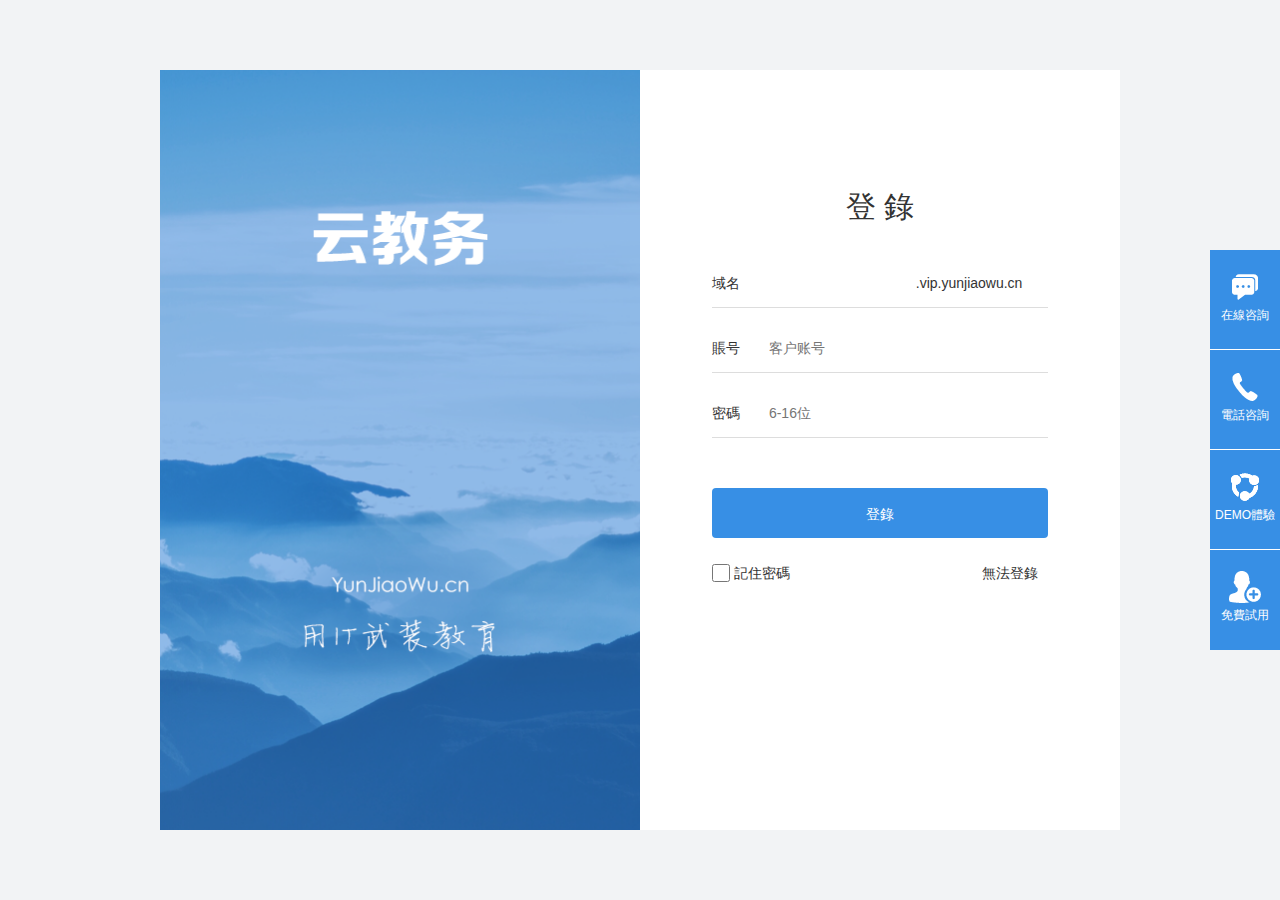
<file: yunjiaowu/landnew.html>
<!DOCTYPE html>
<html>
<head lang="en">
    <meta charset="utf-8">
    <meta http-equiv="X-UA-Compatible" content="IE=edge">
    <meta name="viewport" content="width=device-width, initial-scale=1">
    <meta name="keywords" content="云教务，云教务系统，学校管理，学校信息管理，培训学校管理，
    培训机构管理，摩码创想，教务管理，排课管理，学生档案，线索管理，销售机会，市场活动，
    考试测评，企业内训，MomaThink，Yunjiaowu"/>
    <meta name="description" content="云教务 是一个为教育培训行业提供简单，高效的SaaS平台服务商，
    你可以在这里管理销售线索，跟踪销售机会进展，解决学生排课教务问题，让团队协作更快速高效。"/>
    <title>云教务·用IT武装教育-登录</title>
    <link rel="icon" href="img/logo.ico" type="image/x-icon"/>
    <link href="css/bootstrap.min.css" rel="stylesheet">
    <link href="css/moma.min.css" rel="stylesheet">
    <!--[if lt IE 9]>
    <script src="js/html5shiv.min.js"></script>
    <script src="js/respond.min.js"></script>
    <![endif]-->
</head>
<body>
<!--登陆框-->
<section class="landNew">
    <div class="container">
        <div class="col-md-6 landNewlogo">
            <a href="index.html">
                <!--<img src="img/land/logo2.png" alt=""/>-->
            </a>
        </div>
        <div class=" col-xs-4  col-md-6 col-md-offset-0">
            <div >
                <h2>登 录</h2>
                <form action="" method="post" >
                    <div>
                        <label>
                            域名
                        </label>
                        <input type="text" maxlength="30" class="domain" id="domain" name="domain"/>
                        <span id="yunDomain">.vip.yunjiaowu.cn</span>
                    </div>
                    <div>
                        <label>
                            账号
                        </label>
                        <input type="text" maxlength="35" placeholder="客户账号" id="account" name="email"/>
                    </div>
                    <div>
                        <label>
                            密码
                        </label>
                        <input type="password" maxlength="16" placeholder="6-16位" id="pwd" name="userPwd"/>
                    </div>
                </form>
                <button type="button" class="btn" id="btn">登录</button>
                <div class="remember">
                    <input type="checkbox" class="rememberPwd"/> <span>记住密码</span>
                    <i></i>
                    <a href="">无法登录</a>
                </div>
                <div class="san">
                    <s></s>
                </div>
                <div class="landNewhide">
                    <span>忘记密码？</span>
                    <p>
                        忘记密码请联系企业超级管理员重置密码超级管理员忘记密码可尝试联系客服 ，或拨打摩码创想服务热线4008-789-135
                    </p>
                    <span>忘记专属域名？</span>
                    <p>
                        注册开通时已将企业专属域名发送至超级管理员手机及邮箱，请在收件箱中找回
                    </p>
                </div>
            </div>
        </div>

    </div>

</section>

<!--页面留言设置-->
<div class="words">
    <div class="shangqiao">
        <i class="msg"></i>
        <p>在线咨询</p>
    </div>
    <div class="telP">
        <i class="tel"></i>
        <p>电话咨询</p>
        <div class="telN">
            4008-789-135
            <i></i>
        </div>
    </div>
    <div class="wordsDemo">
        <i class="demo"></i>
        <p>DEMO体验</p>
    </div>
    <div class="wordsTry">
        <i class="try"></i>
        <p>免费试用</p>
    </div>
    <a href="#">
        <i></i>
        TOP
    </a>
</div>

<script src="js/jquery-1.11.3.min.js"></script>
<script src="js/bootstrap.min.js"></script>
<script src="js/CH-ENtranslation.min.js"></script>
<script src="js/moma.min.js"></script>
<script src="js/landNew.min.js"></script>
</body>
</html>
</file>
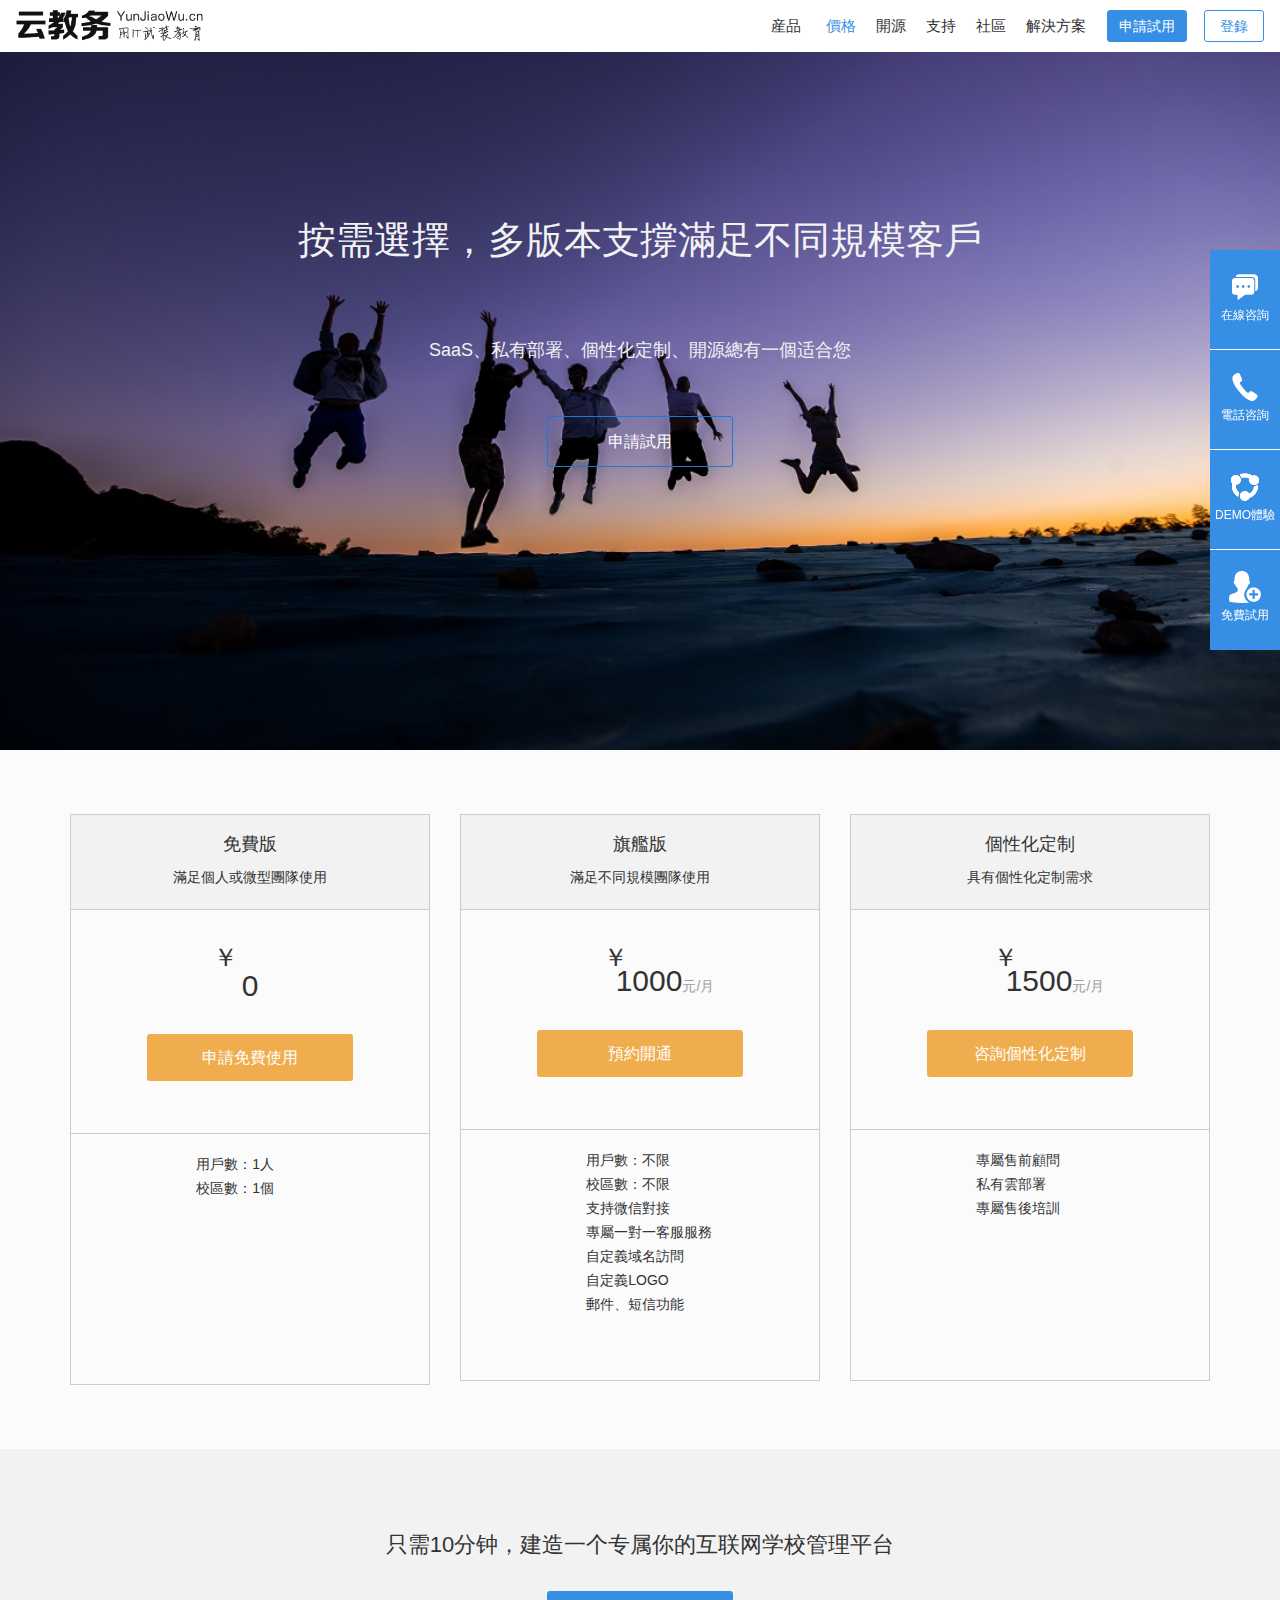
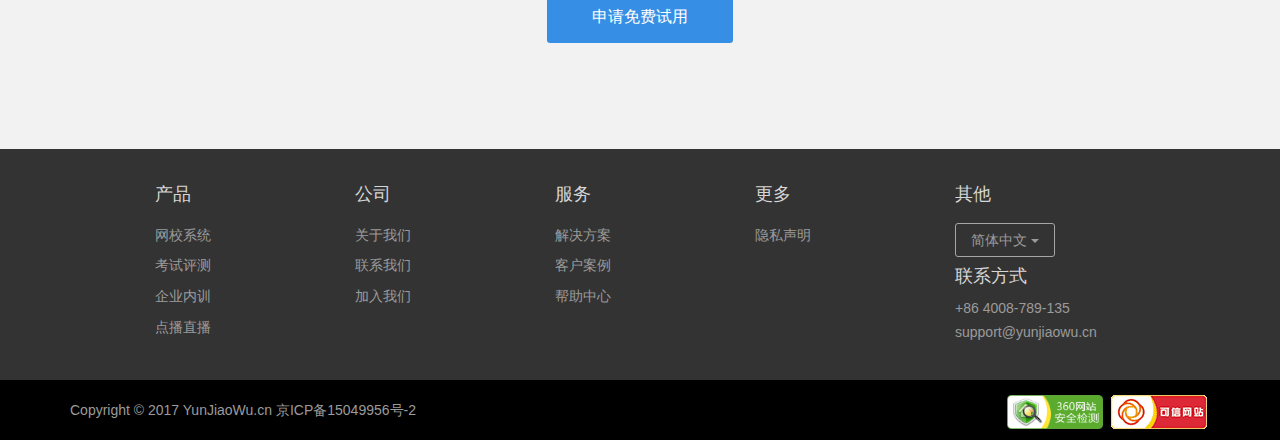
<file: yunjiaowu/price.html>
<!DOCTYPE html>
<html>
<head lang="en">
    <meta charset="utf-8">
    <meta http-equiv="X-UA-Compatible" content="IE=edge">
    <meta name="viewport" content="width=device-width, initial-scale=1">
    <meta name="keywords" content="云教务，云教务系统，学校管理，学校信息管理，培训学校管理，
    培训机构管理，摩码创想，教务管理，排课管理，学生档案，线索管理，销售机会，市场活动，
    考试测评，企业内训，MomaThink，Yunjiaowu"/>
    <meta name="description" content="云教务 是一个为教育培训行业提供简单，高效的SaaS平台服务商，
    你可以在这里管理销售线索，跟踪销售机会进展，解决学生排课教务问题，让团队协作更快速高效。"/>
    <title>云教务·用IT武装教育-价格</title>
    <link rel="icon" href="img/logo.ico" type="image/x-icon"/>
    <link href="css/bootstrap.min.css" rel="stylesheet">
    <link href="css/moma.min.css" rel="stylesheet">
    <!--[if lt IE 9]>
    <script src="js/html5shiv.min.js"></script>
    <script src="js/respond.min.js"></script>
    <![endif]-->
</head>
<body>
<section class="priceBananer clearfix">
    <!--导航条-->
    <div class="navbar navbar-default">
        <div class="container">
            <!-- 第一部分-->
            <div class="navbar-header">
                <!-- logo-->
                <a href="index.html" class="momaLogo navbar-brand">
                    <img src="img/index/logo1.png" alt=""/>
                </a>
                <!-- 折叠菜单触发按钮-->
                <button type="button" class="navbar-toggle" data-toggle="collapse" data-target="#navbar">
                    <span class="icon-bar"></span>
                    <span class="icon-bar"></span>
                    <span class="icon-bar"></span>
                </button>
            </div>
            <!--第二部分-->
            <div class="navbar-collapse collapse" id="navbar">
                <ul class="nav navbar-nav navbar-right ">
                    <li class="indexNavbarfirst daohang lifirstRg">
                        <a href="product.html">产品</a>
                        <!--<ul class="indexNavbarsecond">-->
                            <!--<li><a href="http://www.268xue.com/2016/item-web/wx-pc/" target="_blank">网校系统</a></li>-->
                            <!--<li><a href="http://www.268xue.com/2016/item-web/exam-pc/" target="_blank">考试评测</a></li>-->
                            <!--<li><a href="http://www.268xue.com/2016/item-web/nxb-pc/" target="_blank">企业内训</a></li>-->
                            <!--<li><a href="product.html">云教务</a></li>-->
                        <!--</ul>-->
                    </li>
                    <li class="daohang"><a href="price.html">价格</a></li>
                    <li class="daohang"><a href="open.html">开源</a></li>
                    <li class="daohang"><a href="support.html">支持</a></li>
					<li ><a href="https://blog.yunjiaowu.cn/" target="_blank" >社区</a></li>
                    <li class="solutionN daohang"><a href="solution.html">解决方案</a></li>
                    <li class="liRg"><a href="register.html" class="btn navbar-rgsbtn">申请试用</a></li>
                    <li class="liRg"> <a href="landnew.html" target="_blank" class="btn landbtn">登录</a></li>
                </ul>
            </div>
        </div>
        <div class="navlist">
            <div class="navlist_s">
                <ul class="">
                    <li class="navlistFirli">
                        <a href="product.html">云教务</a>
                        <ul>
                            <li class="momayun">
                                <a href="">销售</a>
                                <ul class="clear saleclick">
                                    <li><a href="product.html#sale1">渠道</a></li>
                                    <li><a href="product.html#sale2">销售回访</a></li>
                                    <li><a href="product.html#sale3">销售分配</a></li>
                                    <li><a href="product.html#sale4">公共池</a></li>
                                    <li><a href="product.html#sale5">销售统计</a></li>
                                    <li><a href="product.html#sale6">市场活动</a></li>
                                </ul>
                            </li>
                            <li class="momayun">
                                <a href="">教务</a>
                                <ul class="clear jiaowuclick">
                                    <li><a href="product.html#jiaowu1">学员管理</a></li>
                                    <li><a href="product.html#jiaowu2">班课管理</a></li>
                                    <li><a href="product.html#jiaowu3">排课管理</a></li>
                                    <li><a href="product.html#jiaowu4">查课表</a></li>
                                    <li><a href="product.html#jiaowu5">课程统计</a></li>
                                    <li><a href="product.html#jiaowu6">报告管理</a></li>
                                </ul>
                            </li>
                            <li class="momayun">
                                <a href="">财务</a>
                                <ul class="clear caiwuclick">
                                    <li><a href="product.html#caiwu1">财务管理</a></li>
                                    <li><a href="product.html#caiwu2">佣金管理</a></li>
                                    <li><a href="product.html#caiwu3">薪资管理</a></li>
                                    <li><a href="product.html#caiwu4">教材物品</a></li>
                                </ul>
                            </li>
                            <li class="momayun">
                                <a href="">微信</a>
                                <ul class="clear wechatclick">
                                    <li><a href="product.html#wechat1">课表</a></li>
                                    <li><a href="product.html#wechat2">微站</a></li>
                                    <li><a href="product.html#wechat3">通知</a></li>
                                    <li><a href="product.html#wechat4">基于位置签到</a></li>
                                </ul>
                            </li>
                        </ul>
                    </li>
                    <li class="navlistSedli">
                        <a href="">其他</a>
                        <ul class="clear">
                            <li><a href="http://www.268xue.com/2016/item-web/wx-pc/" target="_blank">网校系统</a></li>
                            <li><a href="http://www.268xue.com/2016/item-web/exam-pc/" target="_blank">考试评测</a></li>
                            <li><a href="http://www.268xue.com/2016/item-web/nxb-pc/" target="_blank">企业内训</a></li>
                            <li><a href="http://www.96kr.com" target="_blank">点播直播</a></li>
                        </ul>
                    </li>

                </ul>
            </div>

        </div>
    </div>
    <div class="container bananerCenter text-center">
        <div class="productBananerCenter">
            <h2>按需选择，多版本支撑满足不同规模客户</h2>
            <p> SaaS、私有部署、个性化定制、开源总有一个适合您</p>
        </div>
        <div>
            <a href="register.html" class="btn btn-lg btn-info">申请试用</a>
        </div>

    </div>
</section>
<!-- 第二部分-->
<section class="priceSecond">
    <div class="container">
        <div class="row">
            <div class="col-xs-10 col-xs-offset-1  col-md-4 col-md-offset-0">
                <div class="item-container text-center">
                    <div class="item-title">
                        <h4>免费版</h4>
                        <p>满足个人或微型团队使用</p>
                    </div>
                    <div class="item-price">
                        <b>￥</b>
                        <h2>0</h2>
                        <a href="register.html" class="btn btn-lg btn-warning">申请免费使用</a>
                    </div>
                    <div class="item-list text-left">
                        <ul>
                            <li>用户数：1人</li>
                            <li>校区数：1个</li>
                        </ul>
                    </div>
                </div>
            </div>
            <div class="col-xs-10 col-xs-offset-1  col-md-4 col-md-offset-0">
                <div class="item-container text-center">
                    <div class="item-title">
                        <h4>旗舰版</h4>
                        <p>满足不同规模团队使用</p>
                    </div>
                    <div class="item-price">
                        <b>￥</b>
                        <p>1000<span>元/月</span></p>
                        <a href="register.html" class="btn btn-lg btn-warning">预约开通</a>
                    </div>
                    <div class="item-list text-left">
                        <ul>
                            <li>用户数：不限</li>
                            <li>校区数：不限</li>
                            <li>支持微信对接</li>
                            <li>专属一对一客服服务</li>
                            <li>自定义域名访问</li>
                            <li>自定义LOGO</li>
                            <li>邮件、短信功能</li>
                        </ul>
                    </div>
                </div>
            </div>

            <div class="col-xs-10 col-xs-offset-1  col-md-4 col-md-offset-0">
                <div class="item-container text-center">
                    <div class="item-title">
                        <h4>个性化定制</h4>
                        <p>具有个性化定制需求</p>
                    </div>
                    <div class="item-price">
                        <b>￥</b>
                        <p>1500<span>元/月</span></p>
                        <a href="register.html" class="btn btn-lg btn-warning">咨询个性化定制</a>
                    </div>
                    <div class="item-list text-left">
                        <ul>
                            <li>专属售前顾问</li>
                            <li>私有云部署</li>
                            <li>专属售后培训</li>
                        </ul>
                    </div>
                </div>
            </div>
        </div>
    </div>
</section>


<!--页面留言设置-->
<div class="words">
    <div class="shangqiao">
        <i class="msg"></i>
        <p>在线咨询</p>
    </div>
    <div class="telP">
        <i class="tel"></i>
        <p>电话咨询</p>
        <div class="telN">
            4008-789-135
            <i></i>
        </div>
    </div>
    <div class="wordsDemo">
        <i class="demo"></i>
        <p>DEMO体验</p>
    </div>
    <div class="wordsTry">
        <i class="try"></i>
        <p>免费试用</p>
    </div>
    <a href="#">
        <i></i>
        TOP
    </a>
</div>
<!--footer-->
<footer class="footer clearfix">

</footer>
<script src="js/jquery-1.11.3.min.js"></script>
<script src="js/bootstrap.min.js"></script>
<script src="js/CH-ENtranslation.min.js"></script>
<script src="js/moma.min.js"></script>
<script src="js/price.min.js"></script>
</body>
</html>
</file>
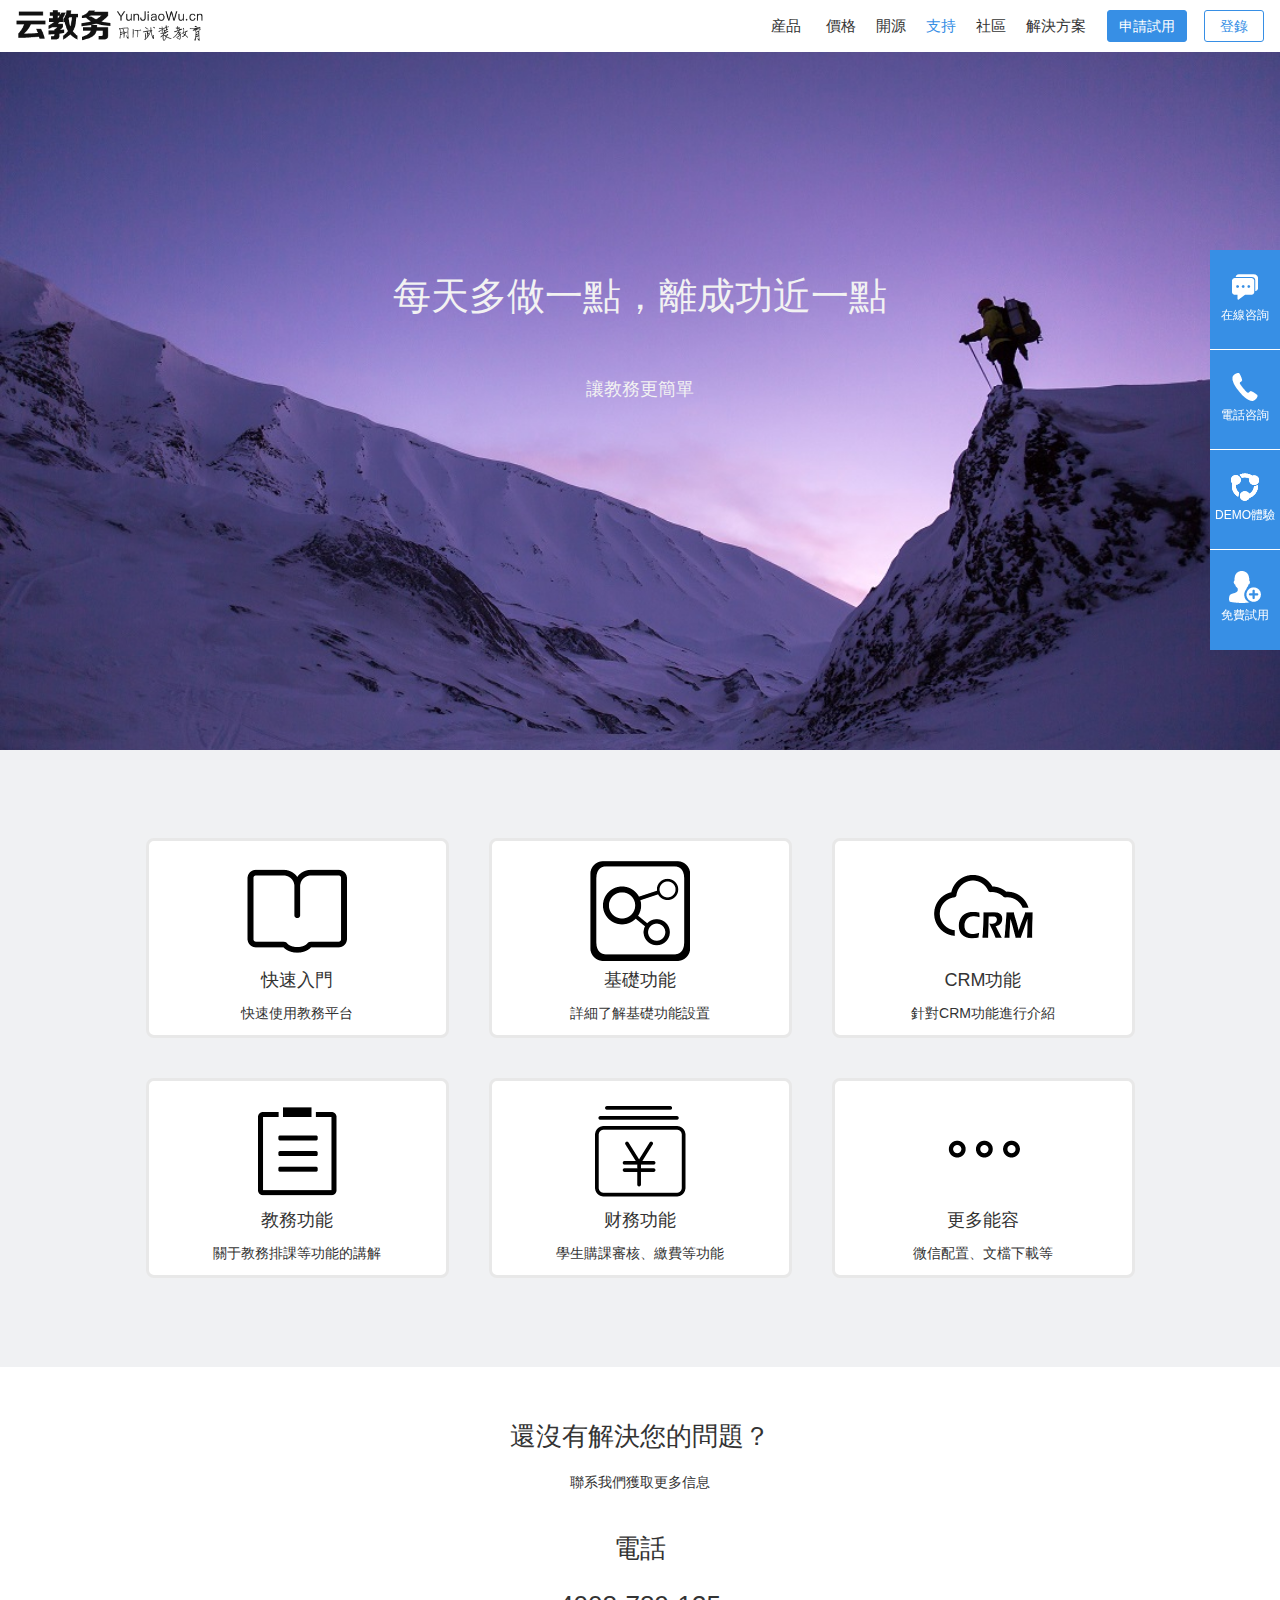
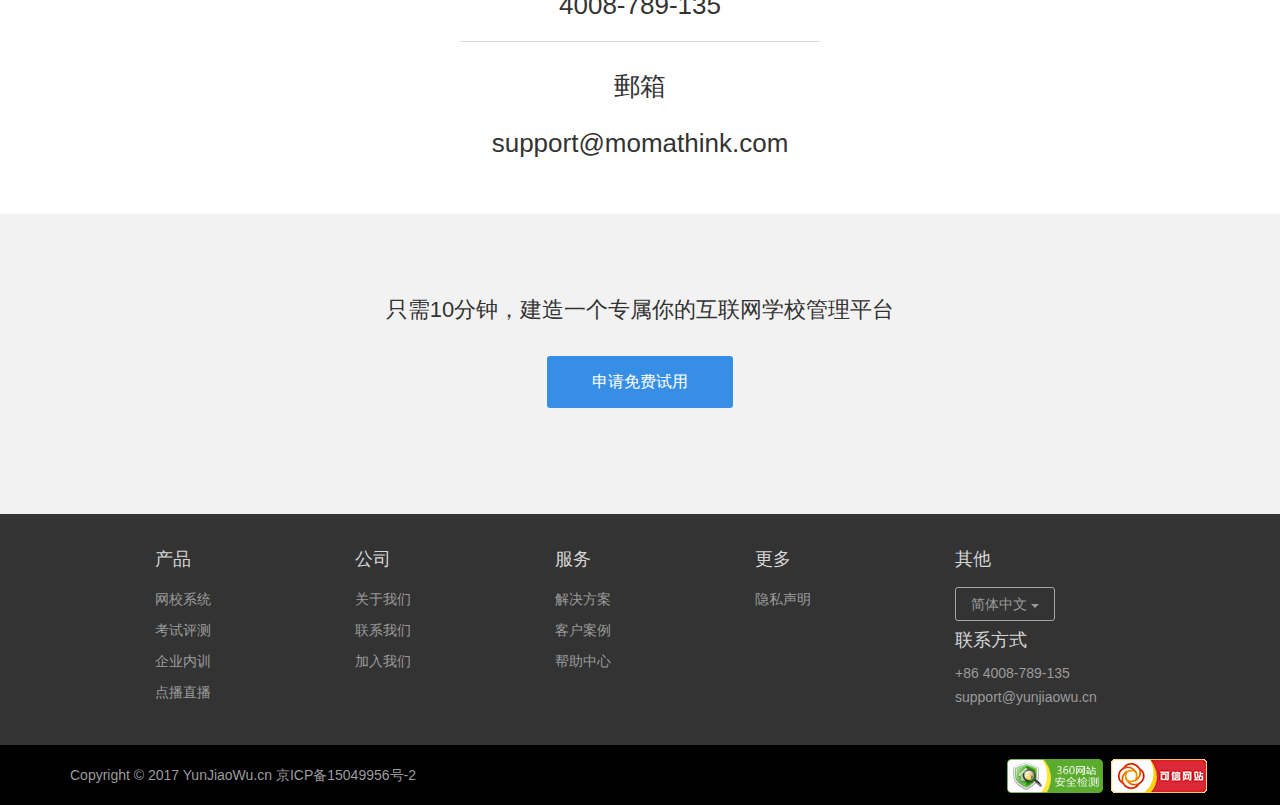
<file: yunjiaowu/support.html>
<!DOCTYPE html>
<html>
<head lang="en">
    <meta charset="utf-8">
    <meta http-equiv="X-UA-Compatible" content="IE=edge">
    <meta name="viewport" content="width=device-width, initial-scale=1">
    <meta name="keywords" content="云教务，云教务系统，学校管理，学校信息管理，培训学校管理，
    培训机构管理，摩码创想，教务管理，排课管理，学生档案，线索管理，销售机会，市场活动，
    考试测评，企业内训，MomaThink，Yunjiaowu"/>
    <meta name="description" content="云教务 是一个为教育培训行业提供简单，高效的SaaS平台服务商，
    你可以在这里管理销售线索，跟踪销售机会进展，解决学生排课教务问题，让团队协作更快速高效。"/>
    <title>云教务·用IT武装教育-支持</title>
    <link rel="icon" href="img/logo.ico" type="image/x-icon"/>
    <link href="css/bootstrap.min.css" rel="stylesheet">
    <link href="css/moma.min.css" rel="stylesheet">
    <!--[if lt IE 9]>
    <script src="js/html5shiv.min.js"></script>
    <script src="js/respond.min.js"></script>
    <![endif]-->
</head>
<body>
<section class="supportBananer clearfix">
    <!--导航条-->
    <div class="navbar navbar-default">
        <div class="container">
            <!-- 第一部分-->
            <div class="navbar-header">
                <!-- logo-->
                <a href="index.html" class="momaLogo navbar-brand">
                    <img src="img/index/logo1.png" alt=""/>
                </a>
                <!-- 折叠菜单触发按钮-->
                <button type="button" class="navbar-toggle" data-toggle="collapse" data-target="#navbar">
                    <span class="icon-bar"></span>
                    <span class="icon-bar"></span>
                    <span class="icon-bar"></span>
                </button>
            </div>
            <!--第二部分-->
            <div class="navbar-collapse collapse" id="navbar">
                <ul class="nav navbar-nav navbar-right ">
                    <li class="indexNavbarfirst daohang lifirstRg">
                        <a href="product.html">产品</a>
                        <!--<ul class="indexNavbarsecond">-->
                            <!--<li><a href="http://www.268xue.com/2016/item-web/wx-pc/" target="_blank">网校系统</a></li>-->
                            <!--<li><a href="http://www.268xue.com/2016/item-web/exam-pc/" target="_blank">考试评测</a></li>-->
                            <!--<li><a href="http://www.268xue.com/2016/item-web/nxb-pc/" target="_blank">企业内训</a></li>-->
                            <!--<li><a href="product.html">云教务</a></li>-->
                        <!--</ul>-->
                    </li>
                    <li class="daohang"><a href="price.html">价格</a></li>
                    <li class="daohang"><a href="open.html">开源</a></li>
                    <li class="daohang"><a href="support.html">支持</a></li>
					<li ><a href="https://blog.yunjiaowu.cn/" target="_blank" >社区</a></li>
                    <li class="solutionN daohang"><a href="solution.html">解决方案</a></li>
                    <li class="liRg"><a href="register.html" class="btn navbar-rgsbtn">申请试用</a></li>
                    <li class="liRg"> <a href="landnew.html" target="_blank" class="btn landbtn">登录</a></li>
                </ul>
            </div>
        </div>
        <div class="navlist">
            <div class="navlist_s">
                <ul class="">
                    <li class="navlistFirli">
                        <a href="product.html">云教务</a>
                        <ul>
                            <li class="momayun">
                                <a href="">销售</a>
                                <ul class="clear saleclick">
                                    <li><a href="product.html#sale1">渠道</a></li>
                                    <li><a href="product.html#sale2">销售回访</a></li>
                                    <li><a href="product.html#sale3">销售分配</a></li>
                                    <li><a href="product.html#sale4">公共池</a></li>
                                    <li><a href="product.html#sale5">销售统计</a></li>
                                    <li><a href="product.html#sale6">市场活动</a></li>
                                </ul>
                            </li>
                            <li class="momayun">
                                <a href="">教务</a>
                                <ul class="clear jiaowuclick">
                                    <li><a href="product.html#jiaowu1">学员管理</a></li>
                                    <li><a href="product.html#jiaowu2">班课管理</a></li>
                                    <li><a href="product.html#jiaowu3">排课管理</a></li>
                                    <li><a href="product.html#jiaowu4">查课表</a></li>
                                    <li><a href="product.html#jiaowu5">课程统计</a></li>
                                    <li><a href="product.html#jiaowu6">报告管理</a></li>
                                </ul>
                            </li>
                            <li class="momayun">
                                <a href="">财务</a>
                                <ul class="clear caiwuclick">
                                    <li><a href="product.html#caiwu1">财务管理</a></li>
                                    <li><a href="product.html#caiwu2">佣金管理</a></li>
                                    <li><a href="product.html#caiwu3">薪资管理</a></li>
                                    <li><a href="product.html#caiwu4">教材物品</a></li>
                                </ul>
                            </li>
                            <li class="momayun">
                                <a href="">微信</a>
                                <ul class="clear wechatclick">
                                    <li><a href="product.html#wechat1">课表</a></li>
                                    <li><a href="product.html#wechat2">微站</a></li>
                                    <li><a href="product.html#wechat3">通知</a></li>
                                    <li><a href="product.html#wechat4">基于位置签到</a></li>
                                </ul>
                            </li>
                        </ul>
                    </li>
                    <li class="navlistSedli">
                        <a href="">其他</a>
                        <ul class="clear">
                            <li><a href="http://www.268xue.com/2016/item-web/wx-pc/" target="_blank">网校系统</a></li>
                            <li><a href="http://www.268xue.com/2016/item-web/exam-pc/" target="_blank">考试评测</a></li>
                            <li><a href="http://www.268xue.com/2016/item-web/nxb-pc/" target="_blank">企业内训</a></li>
                            <li><a href="http://www.96kr.com" target="_blank">点播直播</a></li>
                        </ul>
                    </li>

                </ul>
            </div>

        </div>
    </div>
    <div class="container bananerCenter text-center supportSearch">
        <!--<div class="col-sm-8 col-sm-offset-2">-->
            <!--<div class="input-group input-group-lg">-->
                <!--<input type="text" class="form-control" placeholder="输入查询问题或关键字，如：排课"/>-->
                <!--<span class="input-group-btn">-->
                    <!--<button type="button" class="btn btn-info">搜索</button>-->
                <!--</span>-->
            <!--</div>-->
        <!--</div>-->

        <div class="productBananerCenter">
            <h2>每天多做一点，离成功近一点</h2>
            <p>让教务更简单</p>
        </div>
    </div>
</section>
<!-- 第二部分-->
<section class="supportSecond">
   <div class="container text-center">
       <div class="clear">
           <div class="">
               <img src="img/support/new.png" class="img-responsive center-block" alt=""/>
               <h4>快速入门</h4>
               <p>快速使用教务平台</p>
           </div>
           <div class="">
               <img src="img/support/basic.png" class="img-responsive center-block" alt=""/>
               <h4>基础功能</h4>
               <p>详细了解基础功能设置</p>
           </div>
           <div class="">
               <img src="img/support/crm.png" class="img-responsive center-block" alt=""/>
               <h4>CRM功能</h4>
               <p>针对CRM功能进行介绍</p>
           </div>
           <div class="">
               <img src="img/support/jiaowu.png" class="img-responsive center-block" alt=""/>
               <h4>教务功能</h4>
               <p>关于教务排课等功能的讲解</p>
           </div>
           <div class="">
               <img src="img/support/caiwu.png" class="img-responsive center-block" alt=""/>
               <h4>财务功能</h4>
               <p>学生购课审核、缴费等功能</p>
           </div>
           <div class="">
               <img src="img/support/more.png" class="img-responsive center-block" alt=""/>
               <h4>更多能容</h4>
               <p>微信配置、文档下载等</p>
           </div>
       </div>
</div>
</section>
<!--第三部分-->
<!--<section class="supportThird text-center" id="support">-->
    <!--<div class="container text-center">-->
        <!--<div class="clear">-->
            <!--<div class="">-->
                <!--<video src="video/birds.mp4" width="100%" height="100%" controls preload="none" poster="img/ship.jpg"></video>-->
                <!--<p>快速使用摩码EAS平台</p>-->
            <!--</div>-->
            <!--<div class="">-->
                <!--<video src="video/birds.mp4" width="100%" height="100%" controls preload="none" poster="img/ship.jpg"></video>-->
                <!--<p>基础功能介绍</p>-->
            <!--</div>-->
            <!--<div class="">-->
                <!--<video src="video/birds.mp4" width="100%" height="100%" controls preload="none" poster="img/ship.jpg"></video>-->
                <!--<p>销售机会跟进</p>-->
            <!--</div>-->
            <!--<div class="supportVideo">-->
                <!--<video src="video/birds.mp4" width="100%" height="100%" controls preload="none" poster="img/ship.jpg"></video>-->
                <!--<p>学生购课缴费</p>-->
            <!--</div>-->
            <!--<div class="supportVideo">-->
                <!--<video src="video/birds.mp4" width="100%" height="100%" controls preload="none" poster="img/ship.jpg"></video>-->
                <!--<p>一对一排课</p>-->
            <!--</div>-->
            <!--<div class="supportVideo">-->
                <!--<video src="video/birds.mp4" width="100%" height="100%" controls preload="none" poster="img/ship.jpg"></video>-->
                <!--<p>班级排课</p>-->
            <!--</div>-->
        <!--</div>-->
        <!--<button class="btn">更多视频内容</button>-->
    <!--</div>-->
<!--</section>-->
<!--第四部分-->
<!--<section class="supportFouth">-->
    <!--<div class="container">-->
        <!--<div class="row text-center">-->
            <!--<div class="col-xs-8 col-xs-offset-2 col-sm-5 col-sm-offset-1 col-md-offset-1 col-md-5 ">-->
                <!--<img src="img/support/256059.jpg" class="img-responsive center-block" alt=""/>-->
                <!--<div>-->
                    <!--<h4>官方博客</h4>-->
                    <!--<p>定期发布产品更新</p>-->
                <!--</div>-->
            <!--</div>-->
            <!--<div class="col-xs-8 col-xs-offset-2 col-sm-5 col-sm-offset-0 col-md-5">-->
                <!--<img src="img/support/256069.jpg" class="img-responsive center-block" alt=""/>-->
                <!--<div>-->
                    <!--<h4>常用问题</h4>-->
                    <!--<p>关于常用问题的解答请看这里</p>-->
                <!--</div>-->
            <!--</div>-->
        <!--</div>-->
    <!--</div>-->
<!--</section>-->
<!--第五部分-->
<section class="supportFive">
    <div class="container text-center">
        <h2>还没有解决您的问题？</h2>
        <p>联系我们获取更多信息</p>
        <div class="row">
            <div class="col-xs-12 col-md-4 col-md-offset-4">
                <div class="supportph">
                    <h4>电话</h4>
                    <span>4008-789-135</span>
                </div>
                <div>
                    <h4>邮箱</h4>
                    <span>support@momathink.com</span>
                </div>
            </div>
        </div>
    </div>
</section>

<!--页面留言设置-->
<div class="words">
    <div class="shangqiao">
        <i class="msg"></i>
        <p>在线咨询</p>
    </div>
    <div class="telP">
        <i class="tel"></i>
        <p>电话咨询</p>
        <div class="telN">
            4008-789-135
            <i></i>
        </div>
    </div>
    <div class="wordsDemo">
        <i class="demo"></i>
        <p>DEMO体验</p>
    </div>
    <div class="wordsTry">
        <i class="try"></i>
        <p>免费试用</p>
    </div>
    <a href="#">
        <i></i>
        TOP
    </a>
</div>
<!--footer-->
<footer class="footer clearfix">

</footer>
<script src="js/jquery-1.11.3.min.js"></script>
<script src="js/bootstrap.min.js"></script>
<script src="js/CH-ENtranslation.min.js"></script>
<script src="js/moma.min.js"></script>
<script src="js/support.js"></script>
</body>
</html>
</file>
<file: css/main.css>
body {
    font-family: -apple-system, BlinkMacSystemFont, "Helvetica Neue", "Arial", "PingFang SC", "Hiragino Sans GB", "STHeiti", "Microsoft YaHei", "Microsoft JhengHei", "Source Han Sans SC", "Noto Sans CJK SC", "Source Han Sans CN", "Noto Sans SC", "Source Han Sans TC", "Noto Sans CJK TC", "WenQuanYi Micro Hei", SimSun, sans-serif;
    -webkit-font-smoothing: antialiased;
    -moz-osx-font-smoothing: grayscale;
    -webkit-overflow-scrolling: touch;
    /*流畅滚动*/
}
@-webkit-keyframes fadeInFromNone {
    0% {
        display: none;
        opacity: 0
    }
    1% {
        display: block;
        opacity: 0
    }
    100% {
        display: block;
        opacity: 1
    }
}

@keyframes fadeInFromNone {
    0% {
        display: none;
        opacity: 0
    }
    1% {
        display: block;
        opacity: 0
    }
    100% {
        display: block;
        opacity: 1
    }
}

@-webkit-keyframes scaleIn {
    0% {
        -webkit-transform: scale(0);
        transform: scale(0);
        opacity: 0
    }
    100% {
        -webkit-transform: scale(0);
        transform: scale(0);
        opacity: 1
    }
}

@keyframes scaleIn {
    0% {
        -webkit-transform: scale(0);
        transform: scale(0);
        opacity: 0
    }
    100% {
        -webkit-transform: scale(0);
        transform: scale(0);
        opacity: 1
    }
}

@-webkit-keyframes zoomIn {
    0% {
        -webkit-transform: scale3d(0, 0, 0);
        transform: scale3d(0, 0, 0);
        opacity: 0
    }
    50% {
        opacity: 1
    }
}

@keyframes zoomIn {
    0% {
        -webkit-transform: scale3d(0, 0, 0);
        transform: scale3d(0, 0, 0);
        opacity: 0
    }
    50% {
        opacity: 1
    }
}

@-webkit-keyframes fadeIn {
    from {
        opacity: 0
    }
    to {
        opacity: 1
    }
}

@keyframes fadeIn {
    from {
        opacity: 0
    }
    to {
        opacity: 1
    }
}
[class^="icon-"]:before, [class*=" icon-"]:before {
    font-family: "fontello";
    font-style: normal;
    font-weight: normal;
    speak: none;
    display: inline-block;
    text-decoration: inherit;
    width: 1em;
    margin-right: .2em;
    text-align: center;
    font-variant: normal;
    text-transform: none;
    line-height: 1em;
    margin-left: .2em;
    -webkit-font-smoothing: antialiased;
    -moz-osx-font-smoothing: grayscale
}

.icon-feather:before {
    content: '\e800'
}

.icon-cc:before {
    content: '\e802'
}

.icon-long:before {
    content: '\e806'
}

.icon-angle-left:before {
    content: '\e807'
}

.icon-text:before {
    content: '\e808'
}

.icon-hu:before {
    content: '\e809'
}

.icon-weibo:before {
    content: '\e80a'
}

.icon-angle-down:before {
    content: '\e80b'
}

.icon-archive:before {
    content: '\e80c'
}

.icon-search:before {
    content: '\e80d'
}

.icon-rss-2:before {
    content: '\e80e'
}

.icon-heart:before {
    content: '\e80f'
}

.icon-zhu:before {
    content: '\e810'
}

.icon-user-1:before {
    content: '\e811'
}

.icon-calendar-1:before {
    content: '\e812'
}

.icon-ma:before {
    content: '\e813'
}

.icon-box:before {
    content: '\e814'
}

.icon-home:before {
    content: '\e815'
}

.icon-shu:before {
    content: '\e816'
}

.icon-calendar:before {
    content: '\e817'
}

.icon-yang:before {
    content: '\e818'
}

.icon-user:before {
    content: '\e819'
}

.icon-info-circled-1:before {
    content: '\e81a'
}

.icon-lsit:before {
    content: '\e81b'
}

.icon-rss:before {
    content: '\e81c'
}

.icon-info:before {
    content: '\e81d'
}

.icon-wechat:before {
    content: '\e81e'
}

.icon-comment:before {
    content: '\e81f'
}

.icon-she:before {
    content: '\e820'
}

.icon-info-with-circle:before {
    content: '\e821'
}

.icon-niu:before {
    content: '\e822'
}

.icon-mail:before {
    content: '\e823'
}

.icon-list:before {
    content: '\e824'
}

.icon-gou:before {
    content: '\e825'
}

.icon-tu:before {
    content: '\e826'
}

.icon-twitter:before {
    content: '\e827'
}

.icon-location:before {
    content: '\e828'
}

.icon-hou:before {
    content: '\e829'
}

.icon-qq:before {
    content: '\e82a'
}

.icon-tag:before {
    content: '\e82b'
}

.icon-angle-right:before {
    content: '\e82c'
}

.icon-github:before {
    content: '\e82d'
}

.icon-angle-up:before {
    content: '\e82e'
}

.icon-ji:before {
    content: '\e82f'
}

html {
    overflow: hidden;
    overflow-y: auto
}

code, pre, samp {
    font-family: PingFangSC-Regular, 'Roboto', Verdana, "Open Sans", "Helvetica Neue", "Helvetica", "Hiragino Sans GB", "Microsoft YaHei", "Source Han Sans CN", "WenQuanYi Micro Hei", Arial, sans-serif
}

* {
    box-sizing: border-box
}

a {
    text-decoration: none
}

a:hover {
    text-decoration: none
}

ul {
    line-height: 1.8em;
    padding: 0;
    list-style: none
}

ul li {
    list-style: none
}

.text-center {
    text-align: center
}

@media screen and (max-width: 767px) {
    html, body {
        overflow-x: hidden
    }
}

code {
    padding: 3px 6px;
    vertical-align: middle;
    border-radius: 4px;
    background-color: #f7f7f7;
    color: #e96900
}

figure.highlight {
    display: block;
    overflow-x: auto;
    margin: 0 0 15px;
    padding: 16px;
    color: #555;
    font-size: 14px;
    border-radius: 6px;
    background-color: #f7f7f7;
    overflow-y: hidden
}

.highlight pre {
    line-height: 1.5em;
    overflow-y: hidden;
    white-space: pre-wrap;
    word-wrap: break-word
}

.highlight .gutter pre {
    padding-right: 30px;
    text-align: right;
    border: 0;
    background-color: transparent
}

.highlight .code {
    width: 100%
}

.highlight figcaption {
    font-size: .8em;
    color: #999
}

.highlight figcaption a {
    float: right
}

.highlight table {
    width: 100%;
    margin: 0;
    border: 0
}

.highlight table td, .highlight table th {
    border: 0;
    color: #555;
    font-size: 14px;
    padding: 0
}

.highlight pre {
    margin: 0;
    background-color: transparent
}

.highlight .comment, .highlight .meta {
    color: #b3b3b3
}

.highlight .string, .highlight .value, .highlight .variable, .highlight .template-variable, .highlight .strong, .highlight .emphasis, .highlight .quote, .highlight .inheritance, .highlight.ruby .symbol, .highlight.xml .cdata {
    color: #1abc9c
}

.highlight .keyword, .highlight .selector-tag, .highlight .type, .highlight.javascript .function {
    color: #e96900
}

.highlight .preprocessor, .highlight .built_in, .highlight .params, .highlight .constant, .highlight .symbol, .highlight .bullet, .highlight .attribute, .highlight.css .hexcolor {
    color: #1abc9c
}

.highlight .number, .highlight .literal {
    color: #ae81ff
}

.highlight .section, .highlight .header, .highlight .name, .highlight .function, .highlight.python .decorator, .highlight.python .title, .highlight.ruby .function .title, .highlight.ruby .title .keyword, .highlight.perl .sub, .highlight.javascript .title, .highlight.coffeescript .title {
    color: #525252
}

.highlight .tag, .highlight .regexp {
    color: #2973b7
}

.highlight .title, .highlight .attr, .highlight .selector-id, .highlight .selector-class, .highlight .selector-attr, .highlight .selector-pseudo, .highlight.ruby .constant, .highlight.xml .tag .title, .highlight.xml .pi, .highlight.xml .doctype, .highlight.html .doctype, .highlight.css .id, .highlight.css .pseudo, .highlight .class, .highlight.ruby .class .title {
    color: #2973b7
}

.highlight.css .code .attribute {
    color: #e96900
}

.highlight.css .class {
    color: #525252
}

.tag .attribute {
    color: #e96900
}

.highlight .addition {
    color: #55a532;
    background-color: #eaffea
}

.highlight .deletion {
    color: #bd2c00;
    background-color: #ffecec
}

.highlight .link {
    text-decoration: underline
}

.function .keyword {
    color: #0092db
}

.function .params {
    color: #525252
}

.function .title {
    color: #525252
}

.hide {
    display: none
}

.show {
    display: block
}

.content {
    width: 500px;
    margin: 40px auto 80px;
    border-left: 4px solid #f9f9f9
}

.content.content-archive .toolbox, .content.content-about .toolbox, .content.content-search .toolbox, .content.content-project .toolbox, .content.content-link .toolbox, .content.content-category .toolbox, .content.content-tag .toolbox {
    margin-bottom: 15px;
    margin-left: -20px
}

.duoshuo-comment, .disqus-comments {
    margin-top: 40px
}

@media screen and (max-width: 767px) {
    .content.content-post, .content.content-about, .content.content-search, .content.content-project, .content.content-link, .content.content-category, .content.content-tag, .content.content-archive {
        overflow-x: hidden;
        width: 100%;
        margin-top: 30px;
        padding-right: 10px;
        padding-left: 12px
    }

    .content.content-post {
        padding: 0
    }

    .content.content-category .list-post, .content.content-tag .list-post {
        border-left: none
    }

    .content.content-category .list-post .item-title:before, .content.content-category .list-post .item-post:before, .content.content-tag .list-post .item-title:before, .content.content-tag .list-post .item-post:before {
        display: none
    }

    .content.content-category .list-post .item-title, .content.content-category .list-post .item-post, .content.content-tag .list-post .item-title, .content.content-tag .list-post .item-post {
        padding-left: 0
    }
}

@media only screen and (min-device-width: 768px) and (max-device-width: 1024px) {
    .content.content-tag, .content.content-post, .content.content-category {
        width: 95%
    }
}

.article-content h1, .article-content h2, .article-content h3, .article-content h4, .article-content h5, .article-content h6 {
    font-weight: normal;
    margin: 28px 0 15px;
    color: #000
}

.article-content h1 {
    font-size: 24px
}

.article-content h2 {
    font-size: 20px
}

.article-content h3 {
    font-size: 16px
}

.article-content h4 {
    font-size: 14px
}

.article-content a {
    color: #1abc9c
}

.article-content a:hover {
    color: #148f77
}

.article-content strong {
    color: #000
}

.article-content a strong {
    color: #1abc9c
}

.article-content p {
    font-size: 15px;
    line-height: 2em;
    margin-bottom: 20px;
    color: #555
}

.article-content ol, .article-content ul {
    font-size: 15px;
    color: #555
}

.article-content img {
    max-width: 100%;
    height: auto
}

.article-content ul li {
    position: relative;
    padding-left: 14px
}

.article-content ul li:before {
    position: absolute;
    top: 12px;
    left: -2px;
    width: 4px;
    height: 4px;
    margin-left: 2px;
    content: ' ';
    border-radius: 50%;
    background: #bbb
}

.article-content p + ul {
    margin-top: -10px
}

.article-content ul + p {
    margin-top: 25px
}

.article-content ol {
    padding-left: 20px
}

.article-content blockquote {
    margin: 0;
    padding: 2px 30px;
    color: #555;
    border-left: 6px solid #eee;
    background: #fafafa
}

html.bg {
    background-color: transparent;
    background-size: cover;
    background-position: center center;
    background-repeat: no-repeat
}

.content-home {
    position: absolute;
    top: 50%;
    width: 100%;
    height: 300px;
    margin-top: -150px;
    margin-bottom: 100px
}

.content-home .avatar img {
    display: inline-block;
    width: 100px;
    height: 100px;
    border-radius: 50%;
    -o-object-fit: cover;
    object-fit: cover;
    overflow: hidden
}

.content-home .name {
    font-size: 26px;
    font-weight: bold;
    font-style: normal;
    line-height: 50px;
    height: 50px;
    margin: 0 auto;
    letter-spacing: -.03em
}

.content-home .slogan {
    font-size: 16px;
    font-weight: 200;
    margin-bottom: 26px;
    color: #666
}

.content-home .nav {
    color: #bbb
}

.content-home .nav .item {
    display: inline-block
}

.content-home .nav .item a {
    font-size: 14px;
    display: inline-block;
    text-align: center;
    text-decoration: none;
    color: #000;
    -webkit-transition-duration: 0.5s;
    transition-duration: 0.5s;
    transition-propety: background-color
}

.content-home .nav .item a:hover {
    color: #1abc9c
}

.content-home .nav .item:last-child span {
    display: none
}

@media (max-width: 640px) {
    .content-home .title {
        font-size: 3rem;
        font-weight: 100;
        letter-spacing: -.05em
    }
}

hr {
    max-width: 400px;
    height: 1px;
    margin-top: -1px;
    border: none;
    background-image: -webkit-linear-gradient(bottom, transparent, #d5d5d5, transparent);
    background-image: linear-gradient(0deg, transparent, #d5d5d5, transparent);
    background-image: -webkit-linear-gradient(0deg, transparent, #d5d5d5, transparent)
}

html.dark hr {
    display: block
}

html.dark .content-home .name {
    color: #fff
}

html.dark .content-home .slogan {
    color: #fff
}

html.dark .content-home .nav {
    color: #fff
}

html.dark .content-home .nav .item a {
    color: #fff
}

html.dark .content-home .nav .item a:hover {
    color: #1abc9c
}

.content.content-category {
    margin-bottom: 100px
}

.content.content-about .about-list {
    margin-left: -2px
}

.content.content-about .about-list .about-item {
    position: relative;
    padding: 10px 0
}

.content.content-about .about-list .about-item .text {
    padding-left: 20px
}

.content.content-about a.text-value-url {
    color: #1abc9c
}

.content.content-about a.text-value-url:hover {
    color: #148f77
}

.content.content-about .dot {
    position: absolute;
    top: 50%;
    width: 10px;
    height: 10px;
    margin-top: -5px;
    margin-left: -5px;
    content: ' ';
    border-radius: 50%
}

.content.content-about .dot.icon {
    font-size: 12px;
    line-height: 20px;
    width: 20px;
    height: 20px;
    margin-top: -10px;
    margin-left: -10px;
    padding-left: 2px;
    color: rgba(255, 255, 255, 0.6)
}

.content.content-about .dot.dot-0 {
    background: #1abc9c
}

.content.content-about .dot.dot-1 {
    background: #3498db
}

.content.content-about .dot.dot-2 {
    background: #9b59b6
}

.content.content-about .dot.dot-3 {
    background: #e67e22
}

.content.content-about .dot.dot-4 {
    background: #e74c3c
}

@media screen and (min-width: 768px) {
    .content.content-about {
        width: 500px
    }
}

@media screen and (max-width: 767px) {
    .content.content-about .about-list {
        margin-left: 0;
        border-left: 4px solid #f9f9f9
    }

    .content.content-about .about-list .dot.icon {
        margin-left: -12px
    }
}

.content.content-search .wrap-search-box {
    position: relative;
    padding-left: 20px;
    margin-bottom: 40px
}

.content.content-search .wrap-search-box:before {
    position: absolute;
    top: 50%;
    left: -2px;
    width: 8px;
    height: 8px;
    margin-top: -4px;
    margin-left: -4px;
    content: ' ';
    border-radius: 50%;
    background: #ddd
}

.content.content-search .wrap-search-box .search-box {
    position: relative;
    background: #f0f0f0;
    height: 36px;
    border-radius: 36px;
    width: 400px;
    overflow: hidden
}

.content.content-search .wrap-search-box .search-box .input-search {
    position: relative;
    border: none;
    width: 100%;
    height: 100%;
    padding-left: 32px;
    background: transparent
}

.content.content-search .wrap-search-box .search-box .input-search:focus {
    outline: none
}

.content.content-search .wrap-search-box .search-box .icon-search {
    position: absolute;
    top: 0;
    left: 2px;
    width: 30px;
    height: 36px;
    line-height: 36px;
    text-align: center;
    border-radius: 36px;
    color: #bbb
}

.content.content-search .list-search .tip {
    padding-left: 20px;
    color: #999
}

.content.content-search .list-search .item .color-hightlight {
    color: red
}

.content.content-search .list-search .item .title {
    font-size: 18px;
    font-weight: bold;
    -webkit-transition-duration: 0.5s;
    transition-duration: 0.5s;
    color: #333;
    vertical-align: middle;
    max-width: 430px;
    transition-propety: background-color;
    margin: 30px 0px 0px
}

.content.content-search .list-search .item .title:hover {
    color: #1abc9c
}

.content.content-search .list-search .item a {
    position: relative;
    display: block;
    padding-left: 20px
}

.content.content-search .list-search .item a:before {
    position: absolute;
    top: 50%;
    left: -2px;
    width: 8px;
    height: 8px;
    margin-top: -4px;
    margin-left: -4px;
    content: ' ';
    border-radius: 50%;
    background: #ddd
}

.content.content-search .list-search .item .post-content {
    padding-left: 20px;
    color: #555
}

.content.content-search .list-search .item .post-content > * {
    font-size: 14px !important
}

@media screen and (min-width: 768px) {
    .content.content-search {
        width: 500px
    }
}

@media screen and (max-width: 767px) {
    .content.content-search .wrap-search-box {
        padding-left: 0;
        margin-bottom: 40px
    }

    .content.content-search .wrap-search-box:before {
        display: none
    }

    .content.content-search .wrap-search-box .search-box {
        width: 100%
    }

    .content.content-search .list-search .tip {
        padding-left: 0
    }

    .content.content-search .list-search .item .title {
        font-size: 18px
    }

    .content.content-search .list-search .item a {
        padding-left: 0
    }

    .content.content-search .list-search .item a:before {
        display: none
    }

    .content.content-search .list-search .item .post-content {
        padding-left: 0
    }
}

.post-header {
    margin: 0 auto;
    padding-top: 20px
}

.post-header.LEFT {
    width: 720px;
    border-left: 4px solid #f0f0f0
}

.post-header.CENTER {
    width: 4px;
    background: #f0f0f0
}

.post-header .toolbox {
    margin-top: -40px;
    margin-left: -18px;
    background: #fff;
    -webkit-transition-duration: 0.5s;
    transition-duration: 0.5s;
    transition-propety: transform
}

.post-header .toolbox:hover {
    -webkit-transform: translate(0, 30px);
    transform: translate(0, 30px)
}

.post-header .toolbox .toolbox-entry .icon-angle-down {
    margin-top: 16px;
    display: inline-block;
    line-height: 0;
    font-size: 22px;
    border-radius: 50%
}

.post-header .toolbox .toolbox-entry .toolbox-entry-text {
    display: none
}

.content.content-post {
    border-left: none;
    margin: 50px auto
}

.content.content-post.CENTER .article-header {
    text-align: center
}

.content.content-post .article-header {
    margin-bottom: 40px
}

.content.content-post .article-header .post-title {
    font-size: 32px;
    font-weight: normal;
    margin: 0 0 12px;
    color: #000
}

.content.content-post .article-header .article-meta {
    font-size: 12px;
    margin-top: 8px;
    margin-bottom: 30px;
    color: #999
}

.content.content-post .article-header .article-meta a {
    color: #999
}

.content.content-post .article-header .article-meta > span > * {
    vertical-align: middle
}

.content.content-post .article-header .article-meta i {
    display: inline-block;
    margin: 0 -4px 0 4px
}

@media screen and (min-width: 768px) {
    .content.content-post {
        width: 760px;
        margin-top: 60px
    }
}

@media screen and (max-width: 767px) {
    .post-header {
        display: none
    }

    .content.content-post .article-content, .content.content-post .post-title {
        padding-right: 10px;
        padding-left: 10px
    }

    .content.content-post .article-header .post-title {
        font-size: 24px
    }

    .content.content-archive .archive-body {
        border-left: none
    }

    .content.content-archive .archive-body .item-title:before, .content.content-archive .archive-body .item-post:before {
        display: none
    }

    .content.content-archive .archive-body .item-year, .content.content-archive .archive-body .item-post {
        padding-left: 0
    }
}

@media only screen and (min-device-width: 768px) and (max-device-width: 1024px) {
    .content.content-post {
        width: 95%
    }
}

.content.content-link .link-list .link-item {
    position: relative;
    margin-left: -23px;
    padding: 8px 0
}

.content.content-link .link-list .link-item a {
    display: block;
    color: #444
}

.content.content-link .link-list .link-item a .avatar, .content.content-link .link-list .link-item a .wrap-info {
    display: inline-block;
    vertical-align: middle
}

.content.content-link .link-list .link-item a .avatar {
    width: 44px;
    height: 44px;
    border-radius: 50%
}

.content.content-link .link-list .link-item a .avatar:hover {
    opacity: .8
}

.content.content-link .link-list .link-item a .wrap-info {
    line-height: 1.3em
}

.content.content-link .link-list .link-item a .wrap-info .name {
    font-weight: bold
}

.content.content-link .link-list .link-item a .wrap-info .name:hover {
    color: #1abc9c
}

.content.content-link .link-list .link-item a .wrap-info .info {
    font-size: 13px;
    color: #999;
    min-width: 240px
}

.content.content-link .tip {
    margin: 20px 0 0 -15px;
    color: #ddd
}

.content.content-link .tip i, .content.content-link .tip span {
    vertical-align: middle
}

.content.content-link .tip .icon-mail {
    width: 24px;
    height: 24px;
    text-align: center;
    line-height: 24px;
    border-radius: 50%;
    color: #fff;
    background: #f0f0f0;
    font-size: 12px;
    display: inline-block;
    padding-left: 1px
}

@media screen and (min-width: 768px) {
    .content.content-link {
        width: 500px
    }

    .content.content-link hr {
        display: none;
        height: 0
    }
}

@media screen and (max-width: 767px) {
    .content.content-link {
        width: 100%
    }

    .content.content-link .link-list .link-item {
        position: relative;
        margin-left: 0;
        padding: 8px 0 8px 10px
    }
}

.content.content-project .project-list {
    margin-left: -2px
}

.content.content-project .project-list .project-item {
    position: relative;
    padding: 10px 0
}

.content.content-project .project-list .project-item .text {
    padding-left: 20px
}

.content.content-project a.project-url {
    color: #1abc9c
}

.content.content-project a.project-url:hover {
    color: #148f77
}

.content.content-project .intro {
    color: #666
}

.content.content-project .dot {
    position: absolute;
    top: 50%;
    width: 10px;
    height: 10px;
    margin-top: -5px;
    margin-left: -5px;
    content: ' ';
    border-radius: 50%
}

.content.content-project .dot.icon {
    font-size: 12px;
    line-height: 20px;
    width: 20px;
    height: 20px;
    margin-top: -10px;
    margin-left: -10px;
    padding-left: 2px;
    color: rgba(255, 255, 255, 0.6)
}

.content.content-project .dot.dot-0 {
    background: #1abc9c
}

.content.content-project .dot.dot-1 {
    background: #3498db
}

.content.content-project .dot.dot-2 {
    background: #9b59b6
}

.content.content-project .dot.dot-3 {
    background: #e67e22
}

.content.content-project .dot.dot-4 {
    background: #e74c3c
}

@media screen and (min-width: 768px) {
    .content.content-project {
        width: 500px
    }
}

@media screen and (max-width: 767px) {
    .content.content-project .project-list {
        margin-left: 0
    }
}

table {
    width: 100%;
    max-width: 100%;
    border: 1px solid #dfdfdf;
    margin-bottom: 30px
}

table > thead > tr > th, table > thead > tr > td {
    border-bottom-width: 2px
}

table td, table th {
    line-height: 1.5;
    padding: 8px;
    text-align: left;
    vertical-align: top;
    color: #555;
    border: 1px solid #dfdfdf;
    font-size: 15px
}

.page-header {
    position: relative;
    margin-bottom: 30px;
    background: #fff
}

.page-header .breadcrumb {
    width: 100px;
    font-size: 16px;
    margin-bottom: 10px;
    margin-left: -52px;
    color: #d0d0d0;
    text-align: center
}

.page-header .breadcrumb .location {
    margin-left: 0;
    font-size: 13px
}

.page-header .breadcrumb i {
    font-size: 26px;
    color: #dfdfdf
}

.page-header .box-blog-info {
    display: block
}

.page-header .box-blog-info .avatar, .page-header .box-blog-info .info {
    display: inline-block;
    vertical-align: middle
}

.page-header .box-blog-info img {
    width: 60px;
    height: 60px;
    vertical-align: middle;
    border-radius: 50%;
    -o-object-fit: cover;
    object-fit: cover;
    overflow: hidden
}

.page-header .box-blog-info .info .name {
    font-size: 24px;
    font-weight: bold;
    margin: 0;
    color: #000
}

.page-header .box-blog-info .info .slogan {
    display: inline-block;
    color: #999
}

@media screen and (min-width: 768px) {
    .page-header {
        margin-bottom: 30px
    }

    .page-header .home-entry {
        display: inline-block
    }

    .page-header .box-blog-info {
        display: block;
        margin-left: -30px
    }
}

@media screen and (max-width: 767px) {
    .page-header {
        margin-bottom: 30px;
        text-align: center
    }

    .page-header .breadcrumb {
        display: none
    }

    .page-header .home-entry {
        display: none
    }

    .page-header .box-blog-info .avatar {
        display: block
    }

    .page-header .box-blog-info .avatar img {
        width: 60px;
        height: 60px;
        vertical-align: middle;
        border-radius: 50%
    }

    .page-header .box-blog-info .info {
        display: inline-block
    }

    .page-header .box-blog-info .info .name {
        display: inline-block;
        margin-top: 10px;
        margin-bottom: 8px
    }

    .page-header .box-blog-info .info .slogan {
        display: block
    }
}

.pagination .page-nav .page-number {
    
    font-size: 15px;
    font-weight: bolder;
    line-height: 33px;
    display: inline-block;
    width: 28px;
    height: 28px;
    margin: auto 6px;
    text-align: center;
    color: #444;
    border-radius: 50%
}

.pagination .page-nav .page-number:hover, .pagination .page-nav .page-number.current {
    color: #444;
    background: #f0f0f0
}

.pagination .page-nav .space {
    letter-spacing: 2px
}

.pagination .page-nav .extend {
    font-size: 20px;
    line-height: 25px;
    display: inline-block;
    width: 28px;
    height: 28px;
    text-align: center;
    color: #444;
    border-radius: 50%;
    -webkit-transition-duration: .5s;
    transition-duration: .5s;
    transition-propety: background-color
}

.pagination .page-nav .extend:hover {
    color: #444;
    background: #f0f0f0
}

.list-post {
    line-height: 2.8em
}

.item-title {
    position: relative;
    margin-top: 40px;
    padding-left: 20px
}

.item-title:before {
    position: absolute;
    top: 50%;
    left: -2px;
    width: 10px;
    height: 10px;
    margin-top: -9px;
    margin-left: -5px;
    content: ' ';
    border-radius: 50%
}

.item-title.item-title-0:before {
    background: #1abc9c
}

.item-title.item-title-1:before {
    background: #3498db
}

.item-title.item-title-2:before {
    background: #9b59b6
}

.item-title.item-title-3:before {
    background: #e67e22
}

.item-title.item-title-4:before {
    background: #e74c3c
}

.item-post {
    position: relative;
    padding-left: 20px
}

.item-post:before {
    position: absolute;
    top: 50%;
    left: -2px;
    width: 8px;
    height: 8px;
    margin-top: -4px;
    margin-left: -4px;
    content: ' ';
    border-radius: 50%;
    background: #ddd
}

.item-post .post-date {
    font-size: 12px;
    display: inline-block;
    color: #888
}

.item-post .post-title {
    font-size: 16px;
    font-weight: normal;
    position: relative;
    display: inline-block;
    -webkit-transition-duration: .5s;
    transition-duration: .5s;
    color: #333;
    vertical-align: middle;
    text-overflow: ellipsis;
    max-width: 430px;
    white-space: nowrap;
    overflow: hidden;
    transition-propety: background-color
}

.item-post .post-title:hover {
    color: #1abc9c
}

@media screen and (min-width: 400px) and (max-width: 500px) {
    .item-post .post-title {
        max-width: 330px
    }
}

@media screen and (min-width: 320px) and (max-width: 399px) {
    .item-post .post-title {
        max-width: 250px
    }
}

@media screen and (max-width: 319px) {
    .item-post .post-title {
        max-width: 200px
    }
}

.item-year {
    position: relative;
    margin-top: 40px;
    padding-left: 20px
}

.item-year a.text-year {
    font-size: 20px;
    font-weight: bold;
    color: #1abc9c;
}

.item-category-name {
    position: relative;
    margin-top: 40px;
    padding-left: 20px
}

.item-category-name .category-count {
    
    font-size: 16px;
    font-weight: bold
}

.toolbox {
    position: relative;
    width: 60px;
    height: 40px;
    border-radius: 20px;
    background: transparent
}

.toolbox:hover {
    width: 200px
}

.toolbox:hover .toolbox-entry .icon-angle-down {
    display: none
}

.toolbox:hover .toolbox-entry .toolbox-entry-text {
    display: inline-block
}

.toolbox:hover .list-toolbox {
    display: block
}

.toolbox:hover .list-toolbox li a {
    -webkit-animation-duration: .8s;
    animation-duration: .8s;
    -webkit-animation-fill-mode: both;
    animation-fill-mode: both
}

.toolbox:hover .list-toolbox li:nth-child(1) a {
    -webkit-animation-name: fadeIn;
    animation-name: fadeIn
}

.toolbox:hover .list-toolbox li:nth-child(2) a {
    -webkit-animation-name: fadeIn;
    animation-name: fadeIn;
    -webkit-animation-delay: .1s;
    animation-delay: .1s
}

.toolbox:hover .list-toolbox li:nth-child(3) a {
    -webkit-animation-name: fadeIn;
    animation-name: fadeIn;
    -webkit-animation-delay: .2s;
    animation-delay: .2s
}

.toolbox:hover .list-toolbox li:nth-child(4) a {
    -webkit-animation-name: fadeIn;
    animation-name: fadeIn;
    -webkit-animation-delay: .3s;
    animation-delay: .3s
}

.toolbox:hover .list-toolbox li:nth-child(5) a {
    -webkit-animation-name: fadeIn;
    animation-name: fadeIn;
    -webkit-animation-delay: .4s;
    animation-delay: .4s
}

.toolbox:hover .list-toolbox li:nth-child(6) a {
    -webkit-animation-name: fadeIn;
    animation-name: fadeIn;
    -webkit-animation-delay: .5s;
    animation-delay: .5s
}

.toolbox:hover .list-toolbox li:nth-child(7) a {
    -webkit-animation-name: fadeIn;
    animation-name: fadeIn;
    -webkit-animation-delay: .6s;
    animation-delay: .6s
}

.toolbox:hover .list-toolbox li:nth-child(8) a {
    -webkit-animation-name: fadeIn;
    animation-name: fadeIn;
    -webkit-animation-delay: .7s;
    animation-delay: .7s
}

.toolbox .toolbox-entry {
    position: relative;
    font-size: 13px;
    line-height: 40px;
    display: block;
    width: 40px;
    height: 40px;
    margin-bottom: 20px;
    -webkit-transition-duration: .5s;
    transition-duration: .5s;
    text-align: center;
    color: #555;
    border-radius: 50%;
    background: #f0f0f0;
    transition-propety: background-color
}

.toolbox .toolbox-entry .icon-angle-down {
    display: none
}

.toolbox .toolbox-entry .toolbox-entry-text {
    display: inline-block
}

.toolbox .toolbox-entry .icon-home {
    display: none;
    font-size: 22px;
    color: #999
}

.toolbox .toolbox-entry:hover {
    cursor: pointer;
    background: #dfdfdf
}

.toolbox .toolbox-entry:hover .icon-angle-down, .toolbox .toolbox-entry:hover .toolbox-entry-text {
    display: none
}

.toolbox .toolbox-entry:hover .icon-home {
    display: inline-block
}

.toolbox .list-toolbox {
    position: absolute;
    top: -17px;
    left: 46px;
    display: none;
    width: 500px
}

.toolbox .list-toolbox .item-toolbox {
    display: inline-block
}

.toolbox .list-toolbox .item-toolbox a {
    font-size: 13px;
    line-height: 40px;
    display: inline-block;
    height: 40px;
    margin-bottom: 20px;
    -webkit-transition-duration: .5s;
    transition-duration: .5s;
    text-align: center;
    color: #555;
    border-radius: 20px;
    background: #f0f0f0;
    transition-propety: background-color
}

.toolbox .list-toolbox .item-toolbox a.CIRCLE {
    width: 40px
}

.toolbox .list-toolbox .item-toolbox a.ROUND_RECT {
    padding: 0 20px
}

.toolbox .list-toolbox .item-toolbox a:hover {
    background: #dfdfdf
}

@media screen and (max-width: 767px) {
    .toolbox {
        display: none
    }
}

.toolbox-mobile {
    font-size: 13px;
    line-height: 40px;
    display: block;
    width: 40px;
    height: 40px;
    -webkit-transition-duration: .5s;
    transition-duration: .5s;
    text-align: center;
    color: #555;
    border-radius: 50%;
    background: #f0f0f0;
    position: fixed;
    left: 12px;
    bottom: 12px;
    z-index: 10
}

@media screen and (min-width: 768px) {
    .toolbox-mobile {
        display: none
    }
}

.tag-box {
    position: relative;
    margin-bottom: -20px;
    margin-left: -20px
}

.tag-box .tag-title {
    font-size: 13px;
    line-height: 40px;
    position: absolute;
    top: 50%;
    width: 40px;
    height: 40px;
    margin-top: -20px;
    text-align: center;
    color: #555;
    border-radius: 50%;
    background: #f0f0f0
}

.tag-box .tag-list {
    margin-left: 50px
}

.tag-box .tag-list .tag-item {
    font-size: 12px;
    line-height: 30px;
    display: inline-block;
    height: 30px;
    margin: 5px 3px;
    padding: 0 12px;
    color: #999;
    border-radius: 15px;
    background: #f6f6f6
}

.tag-box .tag-list .tag-item:hover {
    color: #333;
    background: #f0f0f0
}

.tag-box .tag-list .tag-item .tag-size {
    
    font-weight: bold
}

@media screen and (max-width: 767px) {
    .tag-box {
        margin-left: 0
    }
}

.category-box {
    position: relative;
    margin-bottom: -20px;
    margin-left: -20px
}

.category-box .category-title {
    font-size: 13px;
    line-height: 40px;
    position: absolute;
    top: 50%;
    width: 40px;
    height: 40px;
    margin-top: -20px;
    text-align: center;
    color: #555;
    border-radius: 50%;
    background: #f0f0f0
}

.category-box .category-list {
    margin-left: 50px
}

.category-box .category-list .category-item {
    font-size: 12px;
    line-height: 30px;
    display: inline-block;
    height: 30px;
    margin: 5px 3px;
    padding: 0 12px;
    color: #999;
    border-radius: 15px;
    background: #f6f6f6
}

.category-box .category-list .category-item:hover {
    color: #333;
    background: #f0f0f0
}

.category-box .category-list .category-item .category-size {
    
    font-weight: bold
}

@media screen and (max-width: 767px) {
    .category-box {
        margin-left: 0
    }
}

.toc-article {
    position: absolute;
    left: 50%;
    margin-left: 400px;
    top: 200px;
    font-size: 13px
}

.toc-article.fixed {
    position: fixed;
    top: 20px
}

.toc-article ol {
    line-height: 1.8em;
    padding-left: 10px;
    list-style: none
}

.toc-article > li {
    margin: 4px 0
}

.toc-article .toc-title {
    font-size: 16px
}

.toc-article .toc {
    padding-left: 0
}

.toc-article a.toc-link.active {
    color: #111;
    font-weight: bold
}

.toc-article a {
    color: #888
}

.toc-article a:hover {
    color: #6f6f6f
}

@media screen and (max-width: 1023px) {
    .toc-article {
        display: none
    }
}

@media only screen and (min-device-width: 768px) and (max-device-width: 1024px) {
    .toc-article {
        display: none
    }
}

a.back-top {
    position: fixed;
    bottom: 40px;
    right: 30px;
    background: #f0f0f0;
    height: 40px;
    width: 40px;
    border-radius: 50%;
    line-height: 34px;
    text-align: center;
    -webkit-transition-duration: .5s;
    transition-duration: .5s;
    transition-propety: background-color;
    display: none
}

a.back-top.show {
    display: block
}

a.back-top i {
    color: #999;
    font-size: 26px
}

a.back-top:hover {
    cursor: pointer;
    background: #dfdfdf
}

a.back-top:hover i {
    color: #666
}

@media screen and (max-width: 768px) {
    a.back-top {
        display: none !important
    }
}

@media only screen and (min-device-width: 768px) and (max-device-width: 1024px) {
    a.back-top {
        display: none !important
    }
}

.hint {
    position: relative;
    display: inline-block
}

.hint:before, .hint:after {
    position: absolute;
    z-index: 1000000;
    -webkit-transition: .5s ease;
    transition: .5s ease;
    pointer-events: none;
    opacity: 0
}

.hint:hover:before, .hint:hover:after {
    opacity: 1
}

.hint:before {
    position: absolute;
    content: '';
    border: 6px solid transparent;
    background: transparent
}

.hint:after {
    font-size: 12px;
    line-height: 32px;
    height: 32px;
    padding: 0 10px;
    content: '点击回首页';
    white-space: nowrap;
    color: #555;
    border-radius: 4px;
    background: #f0f0f0
}

.hint--top:after {
    bottom: 100%;
    left: 50%;
    margin: 0 0 -6px -10px
}

.hint--top:hover:before {
    margin-bottom: -10px
}

.hint--top:hover:after {
    margin-bottom: 2px
}

.hint--bottom:before {
    top: 100%;
    left: 50%;
    margin: -14px 0 0 0;
    border-bottom-color: rgba(0, 0, 0, 0.8)
}

.hint--bottom:after {
    top: 100%;
    left: 50%;
    margin: -2px 0 0 -10px
}

.hint--bottom:hover:before {
    margin-top: -6px
}

.hint--bottom:hover:after {
    margin-top: 6px
}

.hint--right:before {
    bottom: 50%;
    left: 100%;
    margin: 0 0 -4px -8px;
    border-right-color: rgba(0, 0, 0, 0.8)
}

.hint--right:after {
    bottom: 50%;
    left: 100%;
    margin: 0 0 -13px 4px
}

.hint--right:hover:before {
    margin: 0 0 -4px -0
}

.hint--right:hover:after {
    margin: 0 0 -13px 12px
}

.hint--left:before {
    right: 100%;
    bottom: 50%;
    margin: 0 -8px -3px 0;
    border-left-color: #f0f0f0
}

.hint--left:after {
    right: 100%;
    bottom: 50%;
    margin: 0 4px -13px 0
}

.hint--left:hover:before {
    margin: 0 0 -3px 0
}

.hint--left:hover:after {
    margin: 0 12px -13px 0
}

@media screen and (min-width: 768px) {
    .fexo-comments {
        margin: 0 auto 60px
    }

    .fexo-comments.comments-post {
        width: 760px
    }

    .fexo-comments.comments-about {
        width: 500px
    }

    .fexo-comments.comments-link {
        width: 500px
    }
}

@media screen and (max-width: 767px) {
    .fexo-comments {
        padding: 10px
    }
}

.modal .cover {
    position: fixed;
    z-index: 10;
    top: 0;
    right: 0;
    bottom: 0;
    left: 0;
    background: rgba(0, 0, 0, 0.6)
}

.modal hr {
    max-width: 320px;
    height: 1px;
    margin-top: -1px;
    margin-bottom: 0;
    border: none;
    background-image: -webkit-linear-gradient(bottom, transparent, #dcdcdc, transparent);
    background-image: linear-gradient(0deg, transparent, #dcdcdc, transparent);
    background-image: -webkit-linear-gradient(0deg, transparent, #dcdcdc, transparent)
}

.modal-dialog {
    position: fixed;
    z-index: 11;
    bottom: 0;
    width: 100%;
    height: 160px;
    -webkit-transition: .3s ease-out;
    transition: .3s ease-out;
    background: #fefefe
}

.modal-dialog.show-dialog {
    -webkit-transform: translate3d(0, 0, 0);
    transform: translate3d(0, 0, 0)
}

.modal-dialog.hide-dialog {
    -webkit-transform: translate3d(0, 100%, 0);
    transform: translate3d(0, 100%, 0)
}

.modal-body {
    height: 70px;
    display: table;
    text-align: center;
    width: 100%
}

.modal-body .list-toolbox {
    text-align: center;
    display: table-cell;
    vertical-align: middle
}

.modal-body .list-toolbox .item-toolbox {
    display: inline-block
}

.modal-body .list-toolbox .item-toolbox a {
    font-size: 13px;
    line-height: 40px;
    display: inline-block;
    height: 40px;
    margin: 5px 2px;
    -webkit-transition-duration: .5s;
    transition-duration: .5s;
    text-align: center;
    color: #555;
    border-radius: 20px;
    background: #f0f0f0;
    transition-propety: background-color
}

.modal-body .list-toolbox .item-toolbox a.CIRCLE {
    width: 40px
}

.modal-body .list-toolbox .item-toolbox a.ROUND_RECT {
    padding: 0 20px
}

.modal-body .list-toolbox .item-toolbox a:hover {
    background: #dfdfdf
}

.modal-header {
    font-size: 13px;
    text-align: center;
    height: 75px
}

.modal-header .btn-close {
    position: relative;
    top: 50%;
    -webkit-transform: translateY(-50%);
    transform: translateY(-50%);
    font-size: 13px;
    line-height: 40px;
    display: inline-block;
    width: 40px;
    height: 40px;
    -webkit-transition-duration: .5s;
    transition-duration: .5s;
    text-align: center;
    text-decoration: none;
    color: #555;
    border-radius: 20px;
    background: #f0f0f0
}

.modal-header .btn-close:hover {
    color: #919191
}

.btn-close:hover, .toolbox-mobile:hover {
    cursor: pointer
}

.donation {
    margin-top: 40px
}

.donation .inner-donation {
    position: relative;
    width: 160px;
    margin: auto
}

.donation .inner-donation:hover .donation-body {
    display: inline-block
}

.donation .btn-donation {
    display: inline-block;
    border: 1px solid #dfdfdf;
    height: 40px;
    width: 140px;
    line-height: 40px;
    border-radius: 40px;
    padding: 0;
    color: #aaa
}

.donation .btn-donation:hover {
    border: 1px solid #ddd;
    color: #999;
    cursor: pointer
}

.donation .donation-body {
    display: none;
    position: absolute;
    box-shadow: 0 4px 12px rgba(0, 0, 0, 0.15);
    border-radius: 4px;
    background: #fff;
    width: 460px;
    height: 270px;
    margin-top: -277px;
    margin-left: -300px
}

.donation .donation-body:before {
    content: "";
    display: block;
    position: absolute;
    width: 0;
    height: 0;
    border-color: transparent;
    border-width: 6px;
    border-style: solid;
    box-sizing: border-box;
    border-top-color: #fff;
    top: 100%;
    left: 223px
}

.donation .donation-body .tip {
    height: 40px;
    line-height: 40px;
    color: #999;
    border-bottom: 1px solid #f3f3f3
}

.donation .donation-body ul {
    display: inline-block
}

.donation .donation-body ul .item {
    width: 220px;
    height: 220px;
    display: inline-block
}

.donation .donation-body ul .item img {
    width: 200px;
    height: 200px
}

.box-prev-next {
    margin-top: -40px;
    margin-bottom: 70px
}

.box-prev-next a, .box-prev-next .icon {
    display: inline-block
}

.box-prev-next a {
    text-align: center;
    line-height: 36px;
    width: 36px;
    height: 36px;
    border-radius: 50%;
    border: 1px solid #dfdfdf
}

.box-prev-next a.pull-left .icon:before {
    margin-right: 0.28em !important
}

.box-prev-next a.pull-right .icon:before {
    margin-left: 0.28em !important
}

.box-prev-next a.hide {
    display: none !important
}

.box-prev-next a.show {
    display: block !important
}

.box-prev-next .icon {
    color: #ccc;
    font-size: 24px
}

.box-prev-next .icon:hover {
    color: #bfbfbf
}
</file>
<file: ulift/css/common.css>
.navbar-brand {
  display: none;
}
@media screen and (max-width: 768px) {
  .navbar-brand {
    display: block;
    width: 128px;
    margin-left: 15px;
    background: url(../images/logo_1.png) no-repeat left center;
    background-size: contain;
  }
}
/*header*/
.header {
  border-bottom: 1px solid #ddd;
  padding: 17px 0 0;
  height: 70px;
}
/*楼讯*/
.hot_news img {
  width: 100%;
}
.news-list .media {
  border-bottom: 1px solid #ddd;
  margin-top: 15px;
  padding-bottom: 15px;
}
@media screen and (max-width: 768px) {
  .news-list h4 {
    font-size: 15px;
  }
  .news-list img {
    width: 60px;
  }
}
/*footer*/
.footer {
  background: #333;
  padding: 22px 0 15px;
}
.footer ul {
  border-bottom: 1px dashed #666;
  padding-bottom: 10px;
}
.footer ul li a {
  color: #fff;
}
.footer .media {
  color: #aaa;
}
.footer p {
  font-size: 12px;
}
/*首页*/
.ind_1 {
  height: 640px;
  background: url(../images/ind_1.jpg) no-repeat center center;
  background-size: cover;
}
.ind_1 .navbar {
  background: rgba(0, 0, 0, 0.2);
  margin-top: 40px;
  height: 50px;
}
.ind_1 .navbar .navbar-brand {
  display: block;
  width: 251px;
  height: 74px;
  background: url(../images/logo_1.png) no-repeat left center;
  background-size: contain;
  margin-top: -10px;
}
.ind_1 .ind_1_title {
  margin-top: 140px;
}
.ind_1 .ind_search_tab {
  margin: 50px 0 0;
  height: 32px;
}
.ind_1 .ind_search_tab li {
  color: #ccc;
  height: 32px;
  overflow: hidden;
}
.ind_1 .ind_search_tab li.active {
  color: #fff;
}
.ind_1 .ind_search_tab li.active:after {
  content: "";
  display: block;
  width: 8px;
  height: 8px;
  background: #fff;
  margin: 8px auto 0;
  transform: rotate(45deg);
}
.ind_1 input {
  border: 0;
}
.ind_1 .ind_1_text {
  color: #fff;
  margin-top: 180px;
}
/*sm*/
@media screen and (max-width: 992px) {
  .ind_1 {
    height: 520px;
  }
  .ind_1 .navbar {
    margin-top: 0;
  }
  .ind_1 .navbar .navbar-brand {
    width: 128px;
    margin-top: 0;
    height: 50px;
  }
  .ind_1 .ind_1_title {
    margin-top: 120px;
  }
  .ind_1 .ind_search_tab {
    margin-top: 35px;
  }
  .ind_1 .ind_1_text {
    margin-top: 160px;
  }
}
/*xs*/
@media screen and (max-width: 768px) {
  .ind_1 {
    height: 400px;
  }
  .ind_1 .navbar {
    margin-top: 0;
  }
  .ind_1 .ind_1_title {
    margin-top: 80px;
  }
  .ind_1 .ind_search_tab {
    margin-top: 25px;
  }
  .ind_1 .ind_1_text {
    margin-top: 80px;
  }
}
.ind_2 {
  padding: 35px 0 60px;
}
.ind_2 img {
  width: 72px;
}
.ind_2 h4 {
  margin-top: 20px;
}
.ind_2 p {
  font-size: 12px;
  width: 60%;
  margin: 0 auto;
}
.ind_3 {
  height: 500px;
  background: url(../images/ind_2.jpg) no-repeat center center;
  background-size: cover;
}
.ind_3 .container {
  height: 100%;
  background: url(../images/phone.png) no-repeat 85% bottom;
}
.ind_3 .container .ind_3_title {
  margin: 95px 0 40px;
}
.ind_3 .container p {
  line-height: 30px;
}
.ind_3 .container .media p {
  width: 136px;
}
@media screen and (max-width: 768px) {
  .ind_3 .container {
    background-size: auto 50%;
  }
  .ind_3 .container .ind_3_title {
    margin-top: 60px;
    width: 50%;
  }
}
</file>
<file: dadi/program-Dadi.css>
body, ul, li {
    margin: 0;
    padding: 0;
}

/*设置鼠标移出和移入的字体颜色*/
a {
    color: #666;
    text-decoration: none;
}

a:hover {
    color: #FF0700;
    text-decoration: underline;
}

li {
    list-style-type: none;
}
.lf {
    float: left;
}

.rf {
    float: right;
}

.clearfix:after {
    content: "";
    display: table;
    clear: both;
}
.clearfix:before {
    content: "";
    display: table;
}
/*
#top{
  width:100%;
  height:70px;
  background-color:#333333;
  border:1px solid black;
}
!*top之top_center*!
#top_center{
  width:1000px;
  height:70px;
  vertical-align: middle;
  !*line-height: 80px;*!
  !*border:1px solid red; *!
  margin:0 auto;
  !* background-color:#333333; *!
}



#top_center img{
  !* line-height:center; *!
  padding-top:16px;
  float:left;
}
!* Ԫ�ظ����󣬻���ֽ�������Ԫ�ؼ���һ�ߵ�����
���ǰ�ť������Ҳ��֮������Ϊ�Σ��ҿ�ɫ֮���*!
#top_center .search{    !*14行*!
  float:left;
  width:500px;
  height:42px;
 !*  border:1px solid red; *!
  margin:19px 19px 0 80px;
  background-color:#333333;

}
#top_center .search button{
  width:350px;
  height:32px;

  margin:2px 10px 2px 0;
  !*outline:none;*!
  border-radius: 3px;
  background-color:#CB2027;
  border-color:transparent;
}


!*此处整体设置有问题-----------------------------------*!
!* ʹ��nth-child(n)
 *!
#top_center .search button span{
  float:left;
 !*  box-sizing:content-box; �ε��ã��� *!
   margin-top:8px;
  font-size:18px;
  color:#FFFFFF;
}
#top_center .search button .shuidi{
  width:18px;
  height:18px;
  position:relative;
}
#top_center .search button .shuidi img{
  display:block;
  width:100%;
  position:absolute;
  top:-19px;
}
#top_center .beijing{
  padding-right:15px;    !*可以设置吗？*!
  margin-right:15px;
  font-size:14px;
  border-right:1px solid #FFFFFF;
}
#top_center .search .shandian_box{
  width:100px;
  height:32px;
  margin:0 0 2px 0;
  border-radius: 3px;
  border-color:transparent; 
}
!*---设置登陆，注册设置-------------------------------*!

#top_center #LZ{
  float:left;
  padding:25px 0 0 0;
}
#top_center #LZ a{
  !*inline:block;*!
  color:#ffffff;
  background: url(img/images/user.jpg) no-repeat;   //?????????

  !*margin:30px 20px 30px;*!
  font-size:18px;
}
#top_center #LZ #onload{
  padding-left: 20px;
}

!* �˴��޷�ʵ�� *!
#top_center #LZ>b{
  color:#ffffff;
}*/
/*======================================================*/
.top {
    height: 70px;
    background-color: #333333;
}

.top-center {
    width: 1000px;
    height: 70px;
    margin: 0 auto;
    background-color: #333333;
}

.top-center-left .logo {
    width: 185px;
    margin: 14px 0;
}

.top-center-left .logo img {
    /*解决3像素问题*/
    display: block;
    width: 100%;
}
/*北京、北京菓岭*/
.top-center-center {
    /*width: 400px;*/
    height: 70px;
    box-sizing: border-box;
    /*border: 1px solid red;*/
    margin: 0 50px 0 50px;
    /*相对于city相对定位*/
    position:relative;

}
/*以top-center-center作为父元素，做城市弹出框*/
.city{
    width: 700px;    /*去掉宽，会不在一行*/
    box-sizing:border-box;
    position:absolute;
    top: 70px;
    left: 0;
    z-index: 100;
    /*padding: 20px 10px;*/
    border: 1px solid #C40002;  /*暂时 */
    background-color: #ffffff;
}
.cityBox{
    margin:0 10px;
}
.cityHot>ul>li{
    float:left;
    padding:17px 40px 0 0;
    font-size: 16px;
}
.cityHot>input{
    padding:5px 90px 5px 15px;
    margin: 10px 0;
    border: 1px solid #C40002;
    border-radius: 3px;
}
.cityHot>input:focus{
    outline: none;
}
.top-middle_search, .top-middle_button {
    float: left;
    height: 34px;
    background-color: #CB2027;
    color: #fff;
    font-size: 16px;
    margin-top: 18px;
    border-radius: 3px;
}
.top-middle_search {
     padding-right: 210px;
 }

.top-middle_search:hover, .top-middle_button:hover {
    background-color: #CB8411;
    color: #fff;
}

.top-search_left {
    height: 26px;
    line-height: 26px;
    padding-left: 30px;
    background: url('img/images/location_icon.png') no-repeat;
    background-size: auto 26px;
    margin-top: 4px;
    margin-left: 4px;
    padding-right: 20px;
    border-right: 1px solid #fff;
}
/*北京菓岭*/
.top-search_right {
    padding-left: 20px;
    line-height: 34px;
}

/*设置闪电购票*/
.top-middle_button {
    border: none;
    outline: none;
    padding: 0 20px 0 40px;
    margin: 0;
    margin-left: 20px;
    margin-top: 18px;
    /*background: url('img/images/icon_flash.png') no-repeat;*/
    background-image: url('img/images/icon_flash.png');
    background-repeat: no-repeat;
    /*background-color: #CB2027;*/
    background-position: 15px 9px;
}

.top-center-right {
    margin-top: 20px;
}

.top-center-right > a {
    color: #fff;
}

.top-right_dl {
    height: 30px;
    line-height: 30px;
    padding-left: 34px;
    padding-right: 6px;
    background: url(img/images/user.jpg) no-repeat;
    background-size: auto 30px;
}

.top-right_zc {
    border-left: 1px solid #fff;
    padding-left: 6px;
    margin-top: 6px;
}
/*地址列表 36行 cityInf*/
.cityInf{
    width:795px;
}
.cityInf a{
    float:left;
    font-size:12px;
    height:25px;
    line-height:25px;
    width:70px;
    text-align:center;
    margin:10px 10px 0px 10px;
}
    /* =================================2.banner部分====================================== */

.banner .bigshow {
    position: relative;
}

.banner .bigshow img {
    display: block;
    width: 100%
}

.banner .bigshow ul {
    position: absolute;
    bottom: 0;
    left: 50%;
    /*左移动自身的50%*/
    transform: translateX(-50%);
    width:810px;
    height: 68px;
}

.banner .bigshow ul li{
    float: left;
    list-style: none;
    padding: 20px 80px 20px 80px;
    margin-right: 10px;
    font-size: 25px;
    color: #fff;
    background: url('img/images/nav-btn-bg.png') no-repeat;
    background-size: 100% 100%;
    /* background-image:radial-gradient(50px at 50px 150px #C40002 to #F80004); */
}

.banner .bigshow ul li:hover {
    background: url('img/images/nav-btn-active-bg.png') no-repeat;
    background-size: 100% 100%;

}

.banner .bigshow ul .ing {
    background: url('img/images/nav-btn-active-bg.png') no-repeat;
    background-size: 100% 100%;
}

/*--------------------------3.body部分-----------------*/
.body_box {
    width: 1000px;
    /*height: 920px;*/
    margin: 0 auto;
    /*border: 1px solid red;*/
    box-sizing: border-box;
    /*background-color: #333333;*/
}

.body_box .body_top {
    height: 76px;
    /*border: 1px solid red;*/
    line-height: 76px;
}

.body_box .body_top_left {
    /*float:left;*/
    font-size: 24px;
    color: #DE1518;
}
/*---------------------设置安卓等------------------------*/
.body_box .body_top .body_top_right {
    /*float:right;*/
    /* width:400px; */
    color: #858585;
    font-size: 14px;
}
.body_box .body_top .body_top_right>li{
    float:left;
}

.body_box .body_top ul .anzhuo{
    padding-left: 50px;
    padding-right: 12px;
    /*border-right: 1px solid #858585; 此处受line-height影响*/
    background: url(img/images/anzhuo.jpg) no-repeat 10px 22px;
    background-size:30px;

}
.body_box .body_top ul .appleApp{
    padding-left: 50px;
    padding-right: 12px;
    background: url(img/images/pingguo.jpg) no-repeat 10px 22px;
    background-size:30px;
}
.body_box .body_top ul .weixin{
    padding-left: 50px;
    padding-right: 12px;
    background: url(img/images/weixin.jpg) no-repeat 10px 24px;
    background-size:30px;
}

/*-------------设置 body_center-----------*/
.body_box .body_center ul li {
    float: left;
    margin: 0 39px 20px 0;
}

.body_box .body_center ul li.right_4 {
    margin-right: 0;
}

/*.body_box .body_center ul li img {
    width: 220px;
}*/
.yingpian .mask{
    width:220px;
    position: relative;
}
.yingpian .mask img{
    display: block;   /*防止图片多出3像素带来影响的处理*/
    width: 100%;
}

/*设置影评分数 92行*/
.score{
    position:absolute;
    bottom:0;
    left:0;
    width:100%;
    height:40px;
    background:-webkit-linear-gradient(-90deg,rgba(0,0,0,0) ,rgba(0,0,0,1));
    background:-o-linear-gradient(180deg,#fff,#000);
    background:-moz-linear-gradient(180deg,#fff,#000);
}
.goods-stars-wrap{
    background: url(img/images/star_00.png) no-repeat;
    float: left;
    width: 105px;
    height:20px;
    margin: 10px 10px 10px 60px;
}
.goods-stars-bd{
    display: block;  /*不会出父元素*/
    height:20px;
    background: url(img/images/star_50.png) no-repeat;
}
.score b.score1{
    float: left;
    color: #ffffff;
   font-size: 25px;
    line-height: 1;
    margin-top: 7.5px;
}

/*设置遮罩层*/
.yingpian .mask .info{
    width:100%;
    height: 100%;
    background-color: rgba(0,0,0,.7);
    opacity:0;
    position:absolute;  /*li388行设置相对*/
    top:0;
    left:0;
    color: #ffffff;
    padding: 20px 20px;
    box-sizing: border-box;
}
.body_box .body_center ul .mask>.info:hover{
    opacity:1;
}
.yingpian .mask .infos{
    font-size: 12px;
}
/*----------选座购票--------------*/
.xuanzuo {
    height: 80px;
    border: 1px solid red;
    font-size: 23px;
    color: #fff;
    background-color: #B20003;
    line-height: 80px;
    text-align: center;
}
.xuanzuo:hover{
    background: url(img/images/buy-hover.png);
}

/* ------------------------------------------ */
.foot_box {
    width: 1000px;
    height: 125px;
    margin: 0 auto;
    padding: 30px 0 30px;
    background: url(img/images/footer_bg.jpg) repeat;
}

.foot_box > div {
    float: left;
}

.foot_box > div:first-child {
    margin: 0 0 0 20px;
}

.foot_box > .information {
    margin: 20px 70px;
    text-align: center;
}

.foot_box > .information div {
    margin: 20px 0;
}

.foot_box > div:last-child {
    margin: 20px 0;
}
</file>
<file: yunjiaowu/css/moma.min.css>
body{margin:0;font-family:Helvetica Neue,Helvetica,Arial,Hiragino Sans GB,Hiragino Sans GB W3,Microsoft YaHei,sans-serif;font-size:14px;line-height:24px;color:#333}@media screen and (min-width:768px) and (max-width:1200px){h2{font-size:24px}}@media screen and (max-width:768px){body{font-size:12px}h2{font-size:20px}}ul{margin:0;padding:0}ul,ol{list-style:none}a{color:#333}.bananer{height:750px;background:url("../img/index/indexbananer.jpg") center center no-repeat;background-size:cover}@media screen and (max-width:768px){.bananer{height:550px}.bananerCenter .col-md-5{margin-top:120px;text-align:center}}div.navbar-default{width:100%;position:fixed;background-color:transparent;top:0;font-size:16px;left:0;border-radius:0;z-index:10;transition:all 1.5s;-moz-transition:all 1.5s;-webkit-transition:all 1.5s;-o-transition:all 1.5s}.navbar.navbar-default div.container{width:100%;box-sizing:border-box}.navbar.navbar-default .navbar-header .momaLogo img{margin-top:-6px;width:187px;height:31px}.navbar-collapse.collapse{box-sizing:border-box}.navbar-right{box-sizing:border-box}.indexbananer #navbar ul li a{color:#fff;font-size:15px;font-weight:500;padding:6px 10px 5px 10px}#navbar .indexNavbarfirst{width:80px;height:36px;margin-right:-10px}.indexNavbarsecond{display:none;margin-top:-5px;transition:all 1.3s;-moz-transition:all 1.3s;-webkit-transition:all 1.3s;-o-transition:all 1.3s}.indexbananer .indexNavbarfirst:hover .indexNavbarsecond{display:block;background-color:transparent;opacity:1;color:#fff}.indexNavbarfirst:hover .indexNavbarsecond{display:block;background-color:#fff;opacity:1;color:#fff}#navbar ul li a{font-size:15px;font-weight:500;color:#333;padding:6px 10px 5px 10px}#navbar ul li{height:36px;vertical-align:middle;text-align:center;margin-top:8.5px;line-height:36px}#navbar ul li.solutionN{margin-right:11px}#navbar ul li.navbarLi .indexNavbarsecond li a:hover,.indexbananer #navbar ul li a:hover,#navbar ul li.navbarLi a{color:#378fe5}.navbarLi{color:#fff;border-radius:4px;background:transparent;padding:0}#navbar ul li.navbarLi .indexNavbarsecond li a{color:#333}#navbar ul li.navbarLi:hover .indexNavbarsecond{background:#fff;opacity:1}#navbar ul li a:hover{color:#378fe5}#navbar .navbar-nav.navbar-right a.btn{width:80px;margin-left:0;padding:5.7px 4px 5px 4px;border:1px solid #378fe5;box-sizing:border-box}#navbar .navbar-nav.navbar-right .navbar-rgsbtn{background:#378fe5;color:#fff;font-size:14px;margin-right:17px;border-radius:3px}.indexbananer #navbar .navbar-nav.navbar-right .landbtn{color:#fff}#navbar .navbar-nav.navbar-right a.landbtn{color:#378fe5;font-size:14px;width:60px;border-radius:3px}#navbar .navbar-nav.navbar-right .landbtn:hover{color:#fff;background:#197ad8;border-color:#197ad8}@media screen and (max-width:767px){#navbar .indexNavbarfirst{padding:0;margin:10px auto}#navbar .indexNavbarfirst a{line-height:36px}#navbar ul li.solutionN{margin-right:0}.liRg{width:80px;margin:15px auto}#navbar .indexNavbarfirst:hover .indexNavbarsecond{display:none}.navbar-collapse.collapse.in{background:#fff}.indexbananer #navbar ul li a{color:#333}.indexbananer #navbar .navbar-nav.navbar-right .landbtn{color:#378fe5}}.momaCenter a:hover,div.bananerCenter a.btn:hover,#navbar .navbar-nav.navbar-right .navbar-rgsbtn:hover{background:#197ad8;border-color:#197ad8;color:#fff}.bananerCenter{margin-top:200px}@media screen and (max-width:768px){.bananer{height:600px}.bananerCenter{margin-top:25%}div.bananerCenter h3{padding-left:40%;margin-bottom:10px}div.bananerCenter h2{text-align:center}div.bananerCenter h3{font-size:16px}div.bananerCenter .col-md-5{margin-bottom:15px}}@media screen and (min-width:550px) and (max-width:992px){div.bananerCenter .col-md-5{margin-bottom:15px}}div.bananerCenter h2{color:#f2f2f2;font-size:38px;margin-bottom:30px}@media screen and (max-width:768px){div.bananerCenter h2{font-size:26px}}div.bananerCenter span{font-weight:500;font-size:18px;color:#f2f2f2;line-height:40px}div.bananerCenter a.btn{width:186px;padding:14px;font-size:16px;border:1px solid #197ad8;margin-top:15px;box-sizing:border-box;color:#fff;background-color:transparent;border-radius:3px}.momaCenter{height:650px;background-color:#fefefe;box-sizing:border-box;padding:5% 0}.momaCenter img{width:80px;height:80px}.momaCenter h2{margin-bottom:8%}.momaCenter p{line-height:28px}.momaCenter a{width:186px;padding:15px 4px;border:1px solid #197ad8;box-sizing:border-box;color:#197ad8;border-radius:3px;margin-top:8%}.momaCenter h4{margin:10% 0}.indexThird{height:700px;background-color:#f6f4f7}.moma_third{margin-top:8%}.moma_third h2{margin-bottom:8%}@media screen and (max-width:650px){.momaCenter h2,.moma_third h2{font-size:15px}.moma_third img{margin-bottom:15px}.momaCenter p{text-align:left}}.moma_third a{width:186px;padding:15px 4px;border:1px solid #197ad8;box-sizing:border-box;background-color:#fff;color:#197ad8;border-radius:3px;margin-top:10%}.moma_third a:hover{color:#fff;background-color:#197ad8}.moma_third span{line-height:28px;font-weight:500;color:#5a5555}.indexFourthP{color:#777}@media screen and (min-width:435px) and (max-width:992px){.moma_third img{width:50%;height:70%}}.pricefooter .text-center,.footer .text-center{height:300px;background-color:#f2f2f2;padding:5%}.pricefooter .text-center a.btn,.footer .text-center a.btn{font-size:16px;width:186px;padding:15px 16px;border:0;border-radius:3px;background-color:#378fe5}.footer .text-center a.btn:hover{background-color:#197ad8}@media screen and (max-width:920px){.pricefooter .text-center,.footer .text-center{height:200px;box-sizing:border-box}}.pricefooter .text-center h2,.footer .text-center h2{margin-bottom:3%;font-size:22px}@media screen and (max-width:500px){.pricefooter .text-center h2,.footer .text-center h2{margin-bottom:4%;font-size:16px}}.pricefooter .container p,.footer .container p{color:#b5a9b5}.footer .link{background-color:#333}.footer .link div.container{padding:26px 0}.friendLink{margin-left:8.33333333%;margin-right:8.33333333%;margin-bottom:20px;padding:10px 0;border-bottom:1px dashed #9d9d9d}@media screen and (max-width:992px){.friendLink{display:none}}.footer .friendLink ul{margin-bottom:0}.footer .friendLink ul li{float:left;margin-bottom:8px;margin-right:13px}.footer .link .container .dropdown button{border-color:#a6a6a6;width:100px;border-radius:3px;background-color:#333}.footer .link .container .dropdown button span,.footer .link .container .dropdown button a{color:#9b9b9b}.pricefooter h4,.footer h4{color:#d6d6d6;margin-bottom:18px}.footer .link .container p{color:#9b9b9b}.pricefooter .address,.footer .address{margin-bottom:10px}.pricefooter ul,.pricefooter ul li,.footer ul,.footer ul li{list-style:none;padding:0;margin:0;color:#9b9b9b;margin-bottom:4%}.pricefooter.footer>.text-center{display:none}.pricefooter ul li a,.footer ul li a{color:#9b9b9b}.pricefooter ul li a:hover,.footer ul li:hover,.footer ul li a:hover{color:#03a9f4;cursor:pointer;text-decoration:underline}.momaLast{height:60px;background-color:#000;line-height:60px;box-sizing:border-box}.momaLast span{font-size:14px;color:#9b9b9b}.momaLast .col-md-3{box-sizing:border-box;padding-left:70px}@media screen and (min-width:992px) and (max-width:1200px){.momaLast .col-md-3{box-sizing:border-box;padding-left:0}}@media screen and (max-width:410px){.momaLast span{font-size:10.5px}}.momaLast img{width:96px;height:34px;margin-left:2%}.productBananer{height:750px;background:url("../img/product/productbananer.jpg")center center;background-size:cover}@media screen and (max-width:991px){.productBananer{height:600px}}.productBananer .productBananerCenter{width:65%;margin:0 auto;margin-bottom:5%}.productBananerCenter p{margin-top:10%;margin-bottom:5%;font-size:18px;color:#f2f2f2;line-height:28px}.productBananerCenter p,.productBananerCenter span{font-weight:500}.productSectionfirst{background-color:#f2f2f2;height:100px;line-height:100px}.productSectionfirst .list-unstyled li{width:12%;padding:0;text-align:center;font-size:16px;margin-left:-3.5px;font-weight:500;box-sizing:border-box;border-right:1px solid #ccc}.productSectionSencond2 h2,.productSectionSencond h2{margin-bottom:18%}.productSectionSencond p{line-height:28px}@media screen and (max-width:768px){.productSectionSencond2 h2,.productSectionSencond h2{margin-bottom:5%}.productSectionfirst{height:65px;line-height:65px}}@media screen and (max-width:568px){.productSectionfirst{height:45px;line-height:45px}.productSectionSencond2 h2,.productSectionSencond h2{font-size:14px;font-weight:600}.productSectionfirst .list-unstyled li{width:12%;padding:0;margin-left:-3px;font-weight:500;font-size:12px;border-right:1px solid #ccc}}.productSectionfirst .list-unstyled li:hover{color:#03a9f4;cursor:pointer}.productSectionfirst li:last-child{border:0}.productSectionSencond{padding:5% 0;border-bottom:1px solid #ccc}.productSectionSencond2{padding:5% 0}.productSeclct{display:none}.productShow{display:block}.productLi{background-color:#fff;color:#03a9f4}.priceBananer{height:750px;background:url("../img/price/pricebananer.jpg")center center;background-size:cover}.priceBananer .productBananerCenter{width:65%;margin:0 auto}.priceBananer .productBananerCenter p,.priceBananer .productBananerCenter span,.priceBananer .productBananerCenter h2{color:#f2f2f2}@media screen and (max-width:768px){.priceBananer .bananerCenter{margin-top:120px}}.priceSecond{padding:5% 0;background-color:#fbfbfc}.priceSecond .item-container{border:1px solid #ccc}.priceSecond .col-xs-4{margin-bottom:15px}.item-title{border-bottom:1px solid #ccc;background-color:#f2f2f2;padding:10px;box-sizing:border-box}.item-price{border-bottom:1px solid #ccc;padding:20px;padding-top:35px;box-sizing:border-box}.item-price b{font-size:25px;margin-left:-50px;display:block;font-weight:400}.item-price p{margin:0;margin-right:-50px;display:inline-block;font-size:30px}.item-price h2{margin-top:0}.item-price span{font-size:14px;color:#9e9e9e}.item-price a{width:65%;display:block;border:0;border-radius:3px;padding:13px;margin:10% auto;font-size:16px}@media screen and (max-width:400px){.item-price a{font-size:14px}}.item-list{height:250px;padding-top:5%;padding-left:35%}.openSecond{height:500px;margin-top:20px}.openSecond .container{padding-top:170px;padding-left:500px;height:500px;background:url("../img/open/open.png")no-repeat}.openSecond .container form{width:100%;height:300px}.openSecond .container form>input{width:80%;margin-bottom:15px;height:42px;padding-left:10px;border:1px solid #ccc;border-radius:4px}.openSecond .container form input::-webkit-input-placeholder{font-size:14px;color:#999}.openSecond .container form input:-moz-placeholder{font-size:14px;color:#999}.openSecond .container form input::-moz-placeholder{font-size:14px;color:#999}.openSecond .container form input:-ms-input-placeholder{font-size:14px;color:#999}.openSecond .container form .openContact{padding-left:42px;background:url("../img/open/user.png") no-repeat}.openSecond .container form .openPhone{padding-left:42px;background:url("../img/open/phone4.png") no-repeat}.openInput{width:50%;height:42px;padding-left:10px;border:1px solid #ccc;border-radius:4px}.discodeInput{width:30%;height:42px;margin-right:10px;padding-left:10px;border:1px solid #ccc;border-radius:4px}#discode{display:none;vertical-align:middle;margin-bottom:0;border:1px solid #9d9d9d;border-radius:4px;width:100px;height:42px;line-height:42px;margin-right:15px;text-align:center;background-color:#0fe}.openSecond .container form>div>div{display:inline-block;width:25%}.openSecond .container form>div>div img{width:100%;height:43px}#errorSpan{display:inline-block;margin-left:120px;margin-top:10px;margin-bottom:12px}.openSecond .container form .agreenment{margin-top:-5px}.openSecond .container form .agreenment div{width:100%;height:30px;line-height:30px}.openSecond .container form .agreenment div input{vertical-align:middle;margin-top:-1.8px}.openSecond .container form>div .btn{width:18%;height:43px;line-height:43px;font-size:14px;padding:0;background-color:transparent;color:#999;border:0}.openSecond .container form>div .btn:hover{border-color:#03a9f4;color:#03a9f4;border:0}.openSecond .container form .discode{margin-bottom:15px}.openSecond .container form .jszc2{width:80%;height:45px;display:block;margin:20px 0}.openSecond .container form .jszc2 a.btn{width:80%;height:48px;line-height:48px;border-radius:5px;background-color:#378fe5;font-size:15px;color:#fff;padding:0}.openSecond .container form .jszc2 a.btn:hover{background-color:#197ad8}.openThird{margin-top:30px;margin-bottom:15px}.openThird .container .row .col-xs-12 .jszc1{border:1px solid #ccc;overflow-y:auto;height:260px;padding:15px;margin-bottom:15px}.openThird .container .row .col-xs-12 .jszc1 h4{color:#333;font-size:20px}.openThird .container .row .col-xs-12 .jszc1 a{color:#333}.openThird .container .row .col-xs-12 span{color:#333;font-size:16px}@media screen and (max-width:992px){.openSecond{margin-top:100px;height:300px}.openSecond .container{padding:0;height:300px;background-image:none}.openSecond .container form{margin-left:10px;width:90%;height:300px}.openSecond .container form .jszc2 a.btn{width:100%}.openSecond .container form input::-webkit-input-placeholder{font-size:12px}.openSecond .container form input:-moz-placeholder{font-size:12px}.openSecond .container form input::-moz-placeholder{font-size:12px}.openSecond .container form input:-ms-input-placeholder{font-size:12px}.openSecond .container form>input{width:100%}.openThird{margin-top:70px;margin-bottom:15px}}@media screen and (max-width:520px){.openInput{width:50%}.openSecond .container form>div>div{display:inline-block;width:32%}.discodeInput{width:40%;padding-left:2px}.openSecond .container form>div a.btn{width:32%;font-size:12px}}.openThird .container .jszc{padding-left:25px;background:url("../img/open/jszc.png") no-repeat;margin-bottom:15px;font-size:14px}.jszc b{color:#333}.fsize14{color:#333;font-size:14px;line-height:34px}.fsize18{color:#333;font-size:13px;font-weight:600}@media screen and (max-width:520px){.openThird .container .row .col-xs-12 .jszc1 h4{font-size:16px}.fsize14{font-size:12px;line-height:28px}.openThird .container .row .col-xs-12 span{font-size:14px}}.supportBananer{height:750px;background:url("../img/support/supportbananer.jpg")center center;background-size:cover}@media screen and (max-width:991px){.supportBananer{height:550px}}@media screen and (max-width:600px){.supportSearch{padding-top:140px}}.supportSearch{box-sizing:border-box;margin-top:20%}@media screen and (max-width:768px){.supportSearch{margin-top:35%}}.supportSearch .productBananerCenter p{margin-top:5%}.supportSearch input{font-size:15px}.supportSearch button.btn{font-size:15px;background-color:#03a9f4}.supportSearch button.btn:hover{background-color:#6cf}.supportSearch ::-webkit-input-placeholder{font-size:15px}.supportSearch :-moz-placeholder{font-size:15px}.supportSearch ::-moz-placeholder{font-size:15px}.supportSearch :-ms-input-placeholder{font-size:15px}.supportSecond{background-color:#f0f1f3;padding:3% 0}.supportThird a.btn{width:170px;padding:9px 4px;border:1px solid #03a9f4;margin-top:15px;box-sizing:border-box;color:#fff;background-color:#03a9f4;margin-bottom:20px}.supportThird div.container,.supportSecond div.container{padding:30px}.supportSecond div.container div.clear{width:1029px;height:300px;margin:0 auto}.supportThird div.container div.clear{width:1029px;height:480px;margin:0 auto}.supportSecond div.container div.clear div{float:left;width:303px;height:200px;background-color:#fff;margin:20px;border:3px solid #e8e8e8;border-radius:8px;padding:20px}.supportSecond div.container div.clear div img{height:100px;width:100px;margin-bottom:10px}.supportSecond div.container div.clear div:hover{box-sizing:border-box;-webkit-box-shadow:inset 0 0 15px #e8e8e8;-moz-box-shadow:inset 0 0 15px #e8e8e8;-o-box-shadow:inset 0 0 15px #e8e8e8;-ms-box-shadow:inset 0 0 15px #e8e8e8;box-shadow:inset 0 0 15px #e8e8e8}.supportThird div.container div.clear div{background:#f2f2f2;float:left;width:303px;height:180px;padding:0;margin:20px}@media screen and (min-width:992px) and (max-width:1201px){.supportSecond div.container div.clear{width:850px;height:350px;margin-bottom:30px}.supportThird div.container div.clear{width:850px;height:450px;margin-bottom:30px}.supportSecond div.container div.clear div{float:left;width:260px;height:200px;margin:20px 10px}.supportThird div.container div.clear div{float:left;width:260px;height:180px;padding:0;margin:20px 10px}}@media screen and (min-width:768px) and (max-width:991px){.supportSecond div.container div.clear{width:670px;height:350px}.supportThird div.container div.clear{width:670px;height:450px;margin-bottom:30px}.supportSecond div.container div.clear div{float:left;width:202px;height:220px;margin:10px}.supportThird div.container div.clear div{float:left;width:202px;height:180px;padding:0;margin:20px 10px}}@media screen and (max-width:767px){.supportSecond div.container div.clear{width:450px;height:350px}.supportThird div.container div.clear{width:450px;height:700px}.supportSecond div.container div.clear div{float:left;width:200px;height:220px;margin:10px}.supportThird div.container div.clear div{float:left;width:200px;height:180px;padding:0;margin:20px 10px}}@media screen and (max-width:549px){.supportSecond div.container{padding:0}.supportSecond div.container div.clear{width:300px;height:380px}.supportThird div.container div.clear{width:300px;height:700px}.supportSecond div.container div.clear div{float:left;width:140px;height:220px;margin:5px}.supportThird div.container div.clear div{float:left;width:130px;height:180px;padding:0;margin:20px 10px}.supportSearch .input-group-lg input{padding:0;font-size:12px}}@media screen and (max-width:400px){.supportThird div.container div.clear div.supportVideo{display:none}.supportThird div.container div.clear{width:270px;height:700px}.supportThird div.container div.clear div{float:left;width:260px;height:180px;padding:0;margin-bottom:20px}.supportThird div.container{padding:0;margin-bottom:15px}}#support.supportThird{background-color:#fbfbfc}.supportThird p{background-color:#39ac6a;color:#fff;margin:0}.supportThird video{margin:0}#support .btn{width:186px;padding:12px 4px;border:1px solid #03a9f4;margin-top:15px;box-sizing:border-box;color:#fff;background-color:#03a9f4;margin-bottom:20px}#support .btn:hover{background-color:#6cf}.supportFouth{background:#f2f2f2;padding:5% 0}.supportFouth div.col-xs-8{padding:0;border:3px solid #e8e8e8;border-radius:5px}.supportFouth div.col-xs-8 img{margin:0 auto;width:100%}.supportFouth .col-md-offset-1{margin-right:15px}.supportFouth div.col-xs-8 div{padding:10px;background:#fff}@media screen and (max-width:768px){.supportFouth .col-md-offset-1{margin-bottom:15px}}.supportFive{padding:35px 0}.supportFive .container.text-center h2{font-size:26px;margin-bottom:20px}.supportFive .container.text-center h4{font-size:26px;margin-bottom:30px}.supportFive span{font-size:26px}.supportFive .container.text-center div.row .col-xs-12 div{padding:20px}.supportph{border-bottom:1px solid #dcdcdc}@media screen and (max-width:400px){.supportFive .container.text-center h2,.supportFive .container.text-center h4,.supportFive span{font-size:20px}}@media screen and (min-width:768px) and (max-width:991px){.supportFive .row .col-md-offset-0{margin-left:124px}}@media screen and (max-width:400px){.supportFive .col-xs-5{border:3px solid #e8e8e8;border-radius:8px;width:45%;padding:0;margin-left:10px}.supportFive .col-md-offset-0{margin-left:10px}}.supportFive .col-xs-4 img{margin:0}.solutionBananer{height:750px;background:url("../img/solution/solutionbananer.jpg")center center no-repeat;background-size:cover}.solutionBananer .solutionBananerCenter h2{color:#f2f2f2;margin-bottom:35px}.solutionBananer p{line-height:28px;font-size:18px;color:#f2f2f2}.solutionBananerCenter{width:65%;margin:0 auto;margin-bottom:4%}@media screen and (max-width:767px){.solutionBananer .container.bananerCenter{margin-top:180px}}@media screen and (min-width:768px) and (max-width:990px){.solutionBananerCenter{margin-bottom:6%}}.solutionSecond{padding:30px 0;background-color:#f0f1f3}.clear:before{content:"";display:table}.clear:after{content:"";display:table;clear:both}.solutionSecond .solution-way{width:30%;height:220px;cursor:pointer;position:relative;float:left;box-sizing:border-box;margin:30px 10px}@media screen and (max-width:650px){.solutionSecond .solution-way{width:37%;height:220px;cursor:pointer;position:relative;float:left;box-sizing:border-box;margin:30px 10px}}@media screen and (max-width:510px){.solutionSecond .solution-way{width:65%;height:220px;cursor:pointer;position:relative;float:left;box-sizing:border-box;margin:30px 20px}}.solutionSecond .solution-way-img{width:100%;height:100%;position:relative}.solution-way .solution-back{position:absolute;top:0;width:100%;height:100%;background:rgba(0,0,0,.1);box-sizing:border-box}.solution-way-name{position:relative;bottom:56px;width:100%;height:56px;background:rgba(0,0,0,.6);color:#fff;font-weight:400;line-height:56px;font-size:20px;box-sizing:border-box}.solutionSecond ul li.solution-way:hover .solution-back{background:transparent}.solutionSecond ul li.solution-way:hover .solution-way-name{width:100%;height:100%;margin-top:-163px;background:rgba(0,0,0,.6);color:#fff;font-weight:400;font-size:30px;line-height:220px;text-align:center;box-sizing:border-box;visibility:visible}.solutionSecond .container{padding-left:3%}@media screen and (max-width:666px){.solutionSecond .container{padding-left:20%}.solutionSecond .container h3{font-size:10px;margin:0}.solutionSecond .container li{padding:0}}.solutionThird{padding:4% 0;background:#fff}.solutionThird div p{margin:30px;color:#777}.solutionThird ul li{float:left;width:20%;height:80px;margin-bottom:4%}@media screen and (max-width:991px){.solutionThird ul li{float:left;width:33%;margin-bottom:4%}}.register{width:100%;height:100%;position:fixed;background:url("../img/register/registerbananer.jpg") center center;background-size:cover;left:0;top:0}.register h3{margin-bottom:30px}.register form{width:85%;margin:15px auto;margin-bottom:0;box-sizing:border-box}.register form span{display:inline;padding:0;margin:0}.register form div{margin-bottom:15px}.register form .openInput{width:56%;margin-bottom:0}.register form input::-webkit-input-placeholder{color:#999}.register form input:-moz-placeholder{color:#999}.register form input::-moz-placeholder{color:#999}.register form input:-ms-input-placeholder{color:#999}.register form div{text-align:left}.register form button{width:30%;height:45px;padding:0;margin-top:0;background-color:transparent;color:#999;border:0}.register form button:hover{background-color:transparent;color:#197ad8;border:0}.register input{display:inline-block;margin-bottom:15px;height:45px;border-radius:4px;border:1px solid #1b6d85}.register .discode{text-align:left}.register .discodeInput{margin-bottom:0;margin-right:5px;width:45%}.register #discode{margin-right:5px;display:none}.register button{width:85%;height:48px;background-color:#378fe5;padding:10px;font-size:14px;color:#fff;border-radius:4px;box-shadow:none;outline:0;border:1px solid #03a9f4;margin-top:10px}.register button:hover{background-color:#197ad8;box-shadow:none;color:#fff;outline:0;border:0}.register>div{width:540px;height:480px;box-sizing:border-box;padding:15px 30px;text-align:center;border:2px solid #5bc0de;border-radius:8px;position:fixed;top:50%;left:50%;margin-top:-240px;margin-left:-270px;background:#fff}@media screen and (max-width:650px){.register>div{width:360px;height:460px;margin-top:-230px;margin-left:-180px;padding:20px}.register form button{width:48%;font-size:12px}.register .discodeInput{width:39%;padding:0 2px}.register #discode{width:55px}.register h3{font-size:16px;margin-bottom:15px}.register button{font-size:14px;margin-top:0}.register form .openInput{width:48%;margin-right:5px;padding-left:5px;margin-bottom:0}}@media screen and (max-width:450px){.register>div{width:300px;height:400px;margin-top:-200px;margin-left:-150px;padding:10px}.register .discodeInput{width:38%;padding:0 2px}.register #discode{width:55px;height:40px}.register a{font-size:10px}.register h3{font-size:14px}.register input{height:40px;margin-bottom:8px}.register button{margin-top:5px}.register form .openInput{margin-bottom:0}}.aboutBananer{height:750px;background:url("../img/about/aboutbananer.png")center center;background-size:cover}.aboutBananer .productBananerCenter{width:65%;margin:0 auto;margin-top:150px}.aboutBananer .productBananerCenter h2,.aboutBananer .productBananerCenter p{color:#333}.about .productSeclct .container div{padding:40px}.aboutus{border-bottom:1px solid #ededed}.about .productSeclct .container div h4{margin-bottom:20px}.about .productSeclct .container div p{line-height:34px;font-size:15px;margin-bottom:20px;color:#3b3b3b}.about .productSeclct .aboutState h4{margin-bottom:10px}.about .productSeclct .aboutState div{padding:15px 0}.about .productSeclct .aboutState div p{line-height:28px;font-size:14px;margin-bottom:10px;color:#3b3b3b}.about .productSeclct>div{padding:30px}.p-b-30{margin:30px 0}.about .productSeclct .aboutus h2{font-size:34px;margin:30px 0;margin-bottom:50px}.location{height:400px}.about .productSeclct .location img{width:90%;height:100%}.landNew{width:100%;height:100%;position:fixed;left:0;top:0;background-color:#f2f3f5}.landNew .container{background-color:#fff;padding:0;width:960px;height:760px;position:fixed;top:50%;left:50%;margin-top:-380px;margin-left:-480px}.landNew .container .landNewlogo{width:50%;height:100%;background:url("../img/land/landnew.png") center center;background-size:cover;padding-top:200px;padding-left:14%;box-sizing:border-box}.landNew .container .landNewlogo img{width:220px}.landNew .col-md-6{height:100%}.landNew .col-xs-4{padding:120px 0}.landNew .col-xs-4>div{width:70%;margin:0 auto}.landNew label{font-weight:500}.landNew input{border:0;outline:0;padding:0;width:80%;height:90%;padding-left:25px}.landNew input.domain{width:50%}.landNew form div{width:100%;height:55px;line-height:55px;margin-bottom:10px;border-bottom:1px solid #ddd;padding:3px 0}.landNew .col-xs-4 h2{display:block;width:120px;margin:0 auto;margin-bottom:30px;text-align:center}.landNew button{width:100%;height:50px;line-height:50px;color:#fff;padding:0;margin-top:40px;background-color:#378fe5}.landNew button:hover{color:#fff;background-color:#197ad8}.landNew div.remember{height:50px;line-height:50px;margin:0 auto;margin-top:10px}.landNew .rememberPwd{display:inline-block;width:18px;height:18px;border-radius:50%;border:1px solid #333;vertical-align:middle;margin-top:-3px}.landNew div.remember i{display:inline-block;width:55%}.landNew div.remember a{display:inline-block;margin-right:0}.landNew .san{display:none;width:15px;height:15px;padding-left:300px;margin-top:-15px;margin-bottom:5px}.landNew s{display:block;width:15px;height:15px;border-bottom:12px solid red;border-right:12px solid transparent;border-left:12px solid transparent}.landNewhide{display:none;width:360px;height:200px;border:1px solid #78b1f6;padding:10px;border-radius:5px}.landNewhide span{font-weight:600}@media screen and (min-width:992px) and (max-width:1200px){.landNew .container .landNewlogo img{margin-left:2.7%}.landNew .col-xs-4{width:50%;height:100%;margin-top:80px}.landNew div.remember{width:370px}.landNew .san{padding-left:280px}.landNew input.domain{width:52%}}@media screen and (max-width:991px){.landNew .container{width:900px;height:760px;margin-top:-380px;margin-left:-450px}.landNew .container .landNewlogo{display:none}.landNew .col-xs-4{width:100%;height:100%;margin-top:80px}.landNew .col-xs-4>div{width:55%;margin:0 auto}.landNew input.domain{width:60%}.landNew .san{padding-left:320px}.landNew div.remember i{width:60%}}@media screen and (max-width:600px){.landNew .container .landNewlogo{display:none}.landNew .container{width:580px;height:760px;margin-top:-380px;margin-left:-290px}.landNew .col-xs-4{width:100%;height:100%;margin-top:80px}.landNew form div{width:100%}.landNew input.domain{width:55%}.landNew button{width:100%}.landNew .san{padding-left:190px}.landNew div.remember i{width:50%}.landNewhide{width:300px;height:300px;margin:0 auto}}@media screen and (max-width:450px){.landNew .container .landNewlogo{display:none}.landNew .container{width:420px;height:560px;margin-top:-280px;margin-left:-210px}.landNew .col-xs-4{width:100%;height:100%;padding:50px 0;margin-top:20px}.landNew form div{width:100%}.landNew input.domain{width:40%}.landNew button{width:100%}.landNew .san{padding-left:190px}.landNew div.remember i{width:40%}.landNewhide{width:260px;height:300px;margin:0 auto}}@media screen and (max-width:350px){.landNew .col-xs-4{width:100%;height:770px;margin-top:0}.landNew input.domain{width:36%}.landNew div.remember i{width:30%}.landNewhide{width:260px;height:300px;margin:0 auto}}.solutionThird .container .col-xs-2{width:20%;padding:0}.words{position:fixed;width:70px;height:400px;top:50%;right:0;margin-top:-200px;z-index:15}.words>div{width:100%;height:100px;text-align:center;background-color:#378fe5;border-bottom:1px solid #fff}.words .wordsTry{border-bottom:0}.telP{position:relative}.telN{display:none;width:220px;height:98px;font-size:30px;line-height:98px;position:absolute;top:1px;left:-220px;background-color:#fff;border:1px solid #f2f2f2}.telN i{position:absolute;top:12px;left:135px;width:10px;display:block;border-left:10px solid #fff;border-top:10px solid transparent;border-bottom:10px solid transparent}.words>div:hover{background-color:#197ad8;cursor:pointer}.words>div:before{content:"";display:table}.words>div p{color:#fff;font-size:12px}.words a{display:none;background-color:#dbdbdb;font-size:12px;text-align:center;color:#666}.words a i{margin-left:29px;width:6px;display:block;border-bottom:6px solid #666;border-left:6px solid transparent;border-right:6px solid transparent}.msg{display:block;width:32px;height:32px;margin-top:21px;margin-left:19px;background:url("../img/msg1.png")}.tel{display:block;width:32px;height:32px;margin-top:21px;margin-left:19px;background:url("../img/tel1.png")}.demo{display:block;width:32px;height:32px;margin-top:21px;margin-left:19px;background:url("../img/demo.png")}.try{display:block;width:32px;height:32px;margin-top:21px;margin-left:19px;background:url("../img/try3.png")}@media screen and (max-width:992px){.words{display:none}}.navlist{display:none;position:fixed;top:53px;left:0;z-index:10000;background-color:#fff;height:215px;width:100%}.navlist a:hover{color:#197ad8}.navlist .navlist_s{width:70%;margin:0 auto;padding:20px 50px}.navlist .navlist_s li{margin-bottom:8px}.navlist .navlist_s .navlistFirli{position:relative;width:120px;margin-bottom:120px}.navlist .navlist_s .navlistSedli{position:relative;width:120px}.navlistSedli ul{position:absolute;top:0;left:120px;width:500px}.navlistSedli ul li a{font-size:14px}.navlistFirli ul{position:absolute;top:0;left:120px}.momayun{position:relative;top:0;left:0;width:98px}.momayun ul{position:absolute;top:0;left:103px;width:700px}.navlistSedli ul li{float:left;width:98px;margin-right:5px}.momayun ul li{float:left;width:98px;margin-right:5px}.momayun a{font-size:14px}@media screen and (min-width:992px){.indexNavbarsecond{display:none}}@media screen and (max-width:992px){.navlist{display:none}}
</file>
